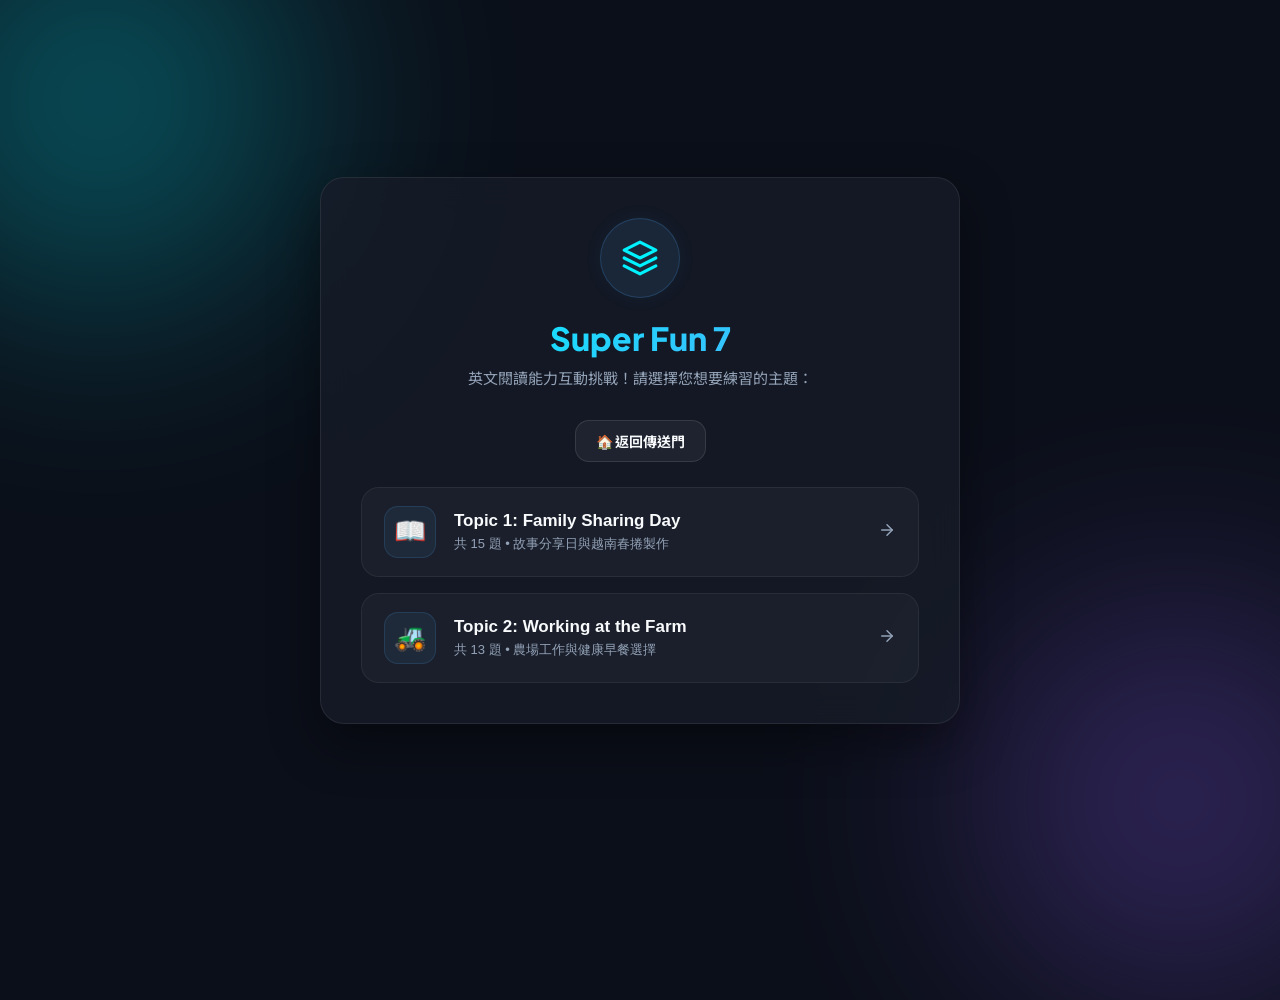
<file: interactive learning/Super Fun 7/comprehension/index.html>
<!DOCTYPE html>
<html lang="zh-Hant">
<head>
    <meta charset="UTF-8">
    <meta name="viewport" content="width=device-width, initial-scale=1.0">
    <title>Super Fun 7 英文互動閱讀測驗</title>
    <!-- Google Fonts -->
    <link rel="preconnect" href="https://fonts.googleapis.com">
    <link rel="preconnect" href="https://fonts.gstatic.com" crossorigin>
    <link href="https://fonts.googleapis.com/css2?family=Plus+Jakarta+Sans:wght@400;500;600;700;800&family=Noto+Sans+TC:wght@400;500;700&display=swap" rel="stylesheet">
    
    <style>
        :root {
            --bg-color: #0b0f19;
            --card-bg: rgba(23, 28, 41, 0.75);
            --card-border: rgba(255, 255, 255, 0.08);
            --primary-grad: linear-gradient(135deg, #00f2fe 0%, #4facfe 100%);
            --primary-glow: rgba(79, 172, 254, 0.4);
            --success-color: #10b981;
            --success-bg: rgba(16, 185, 129, 0.15);
            --success-border: rgba(16, 185, 129, 0.3);
            --error-color: #ef4444;
            --error-bg: rgba(239, 68, 68, 0.15);
            --error-border: rgba(239, 68, 68, 0.3);
            --text-main: #f8fafc;
            --text-muted: #94a3b8;
            --text-zh: #cbd5e1;
            --accent-pink: #f43f5e;
        }

        * {
            box-sizing: border-box;
            margin: 0;
            padding: 0;
        }

        body {
            font-family: 'Plus Jakarta Sans', 'Noto Sans TC', sans-serif;
            background-color: var(--bg-color);
            color: var(--text-main);
            min-height: 100vh;
            display: flex;
            justify-content: center;
            align-items: center;
            overflow-x: hidden;
            position: relative;
        }

        /* Background glows */
        body::before, body::after {
            content: "";
            position: absolute;
            width: 400px;
            height: 400px;
            border-radius: 50%;
            filter: blur(120px);
            z-index: -1;
            opacity: 0.3;
        }
        body::before {
            background: #00f2fe;
            top: -100px;
            left: -100px;
        }
        body::after {
            background: #8b5cf6;
            bottom: -100px;
            right: -100px;
        }

        .container {
            width: 100%;
            max-width: 680px;
            padding: 20px;
            perspective: 1000px;
        }

        /* Glass Card */
        .card {
            background: var(--card-bg);
            backdrop-filter: blur(16px);
            -webkit-backdrop-filter: blur(16px);
            border: 1px solid var(--card-border);
            border-radius: 24px;
            padding: 40px;
            box-shadow: 0 20px 50px rgba(0, 0, 0, 0.4);
            transition: all 0.5s cubic-bezier(0.4, 0, 0.2, 1);
            position: relative;
            overflow: hidden;
        }

        /* Top Progress */
        .progress-container {
            display: flex;
            align-items: center;
            justify-content: space-between;
            margin-bottom: 24px;
        }

        .progress-bar-wrapper {
            flex-grow: 1;
            height: 6px;
            background: rgba(255, 255, 255, 0.05);
            border-radius: 10px;
            margin-right: 16px;
            overflow: hidden;
            position: relative;
        }

        .progress-bar {
            height: 100%;
            width: 0%;
            background: var(--primary-grad);
            border-radius: 10px;
            transition: width 0.4s ease;
            box-shadow: 0 0 10px var(--primary-glow);
        }

        .progress-text {
            font-size: 14px;
            font-weight: 700;
            color: var(--text-muted);
            min-width: 60px;
            text-align: right;
            letter-spacing: 0.5px;
        }

        /* Header info */
        .quiz-header {
            margin-bottom: 24px;
        }

        .quiz-title {
            font-size: 28px;
            font-weight: 800;
            background: var(--primary-grad);
            -webkit-background-clip: text;
            -webkit-text-fill-color: transparent;
            margin-bottom: 8px;
            letter-spacing: -0.5px;
        }

        .quiz-subtitle {
            font-size: 14px;
            color: var(--text-muted);
            font-weight: 500;
        }

        /* Screen state toggles */
        .screen {
            display: none;
        }

        .screen.active {
            display: block;
            animation: slideIn 0.5s cubic-bezier(0.4, 0, 0.2, 1) forwards;
        }

        @keyframes slideIn {
            from {
                opacity: 0;
                transform: translateY(20px);
            }
            to {
                opacity: 1;
                transform: translateY(0);
            }
        }

        /* Intro Screen */
        .intro-illustration {
            width: 80px;
            height: 80px;
            margin: 0 auto 20px;
            background: rgba(79, 172, 254, 0.1);
            border-radius: 50%;
            display: flex;
            align-items: center;
            justify-content: center;
            border: 1px solid rgba(79, 172, 254, 0.2);
            box-shadow: 0 0 20px rgba(79, 172, 254, 0.05);
        }

        .intro-illustration svg {
            width: 38px;
            height: 38px;
            stroke: #00f2fe;
        }

        .intro-title {
            font-size: 32px;
            font-weight: 800;
            text-align: center;
            margin-bottom: 8px;
            background: var(--primary-grad);
            -webkit-background-clip: text;
            -webkit-text-fill-color: transparent;
        }

        .intro-desc {
            font-size: 15px;
            color: var(--text-muted);
            text-align: center;
            line-height: 1.6;
            margin-bottom: 30px;
        }

        /* Topic Selector Styles */
        .topic-selector {
            display: flex;
            flex-direction: column;
            gap: 16px;
        }

        .topic-card {
            background: rgba(255, 255, 255, 0.03);
            border: 1px solid rgba(255, 255, 255, 0.06);
            border-radius: 18px;
            padding: 18px 22px;
            cursor: pointer;
            text-align: left;
            transition: all 0.3s cubic-bezier(0.4, 0, 0.2, 1);
            display: flex;
            align-items: center;
            gap: 18px;
            width: 100%;
            outline: none;
        }

        .topic-card:hover {
            background: rgba(255, 255, 255, 0.07);
            border-color: rgba(0, 242, 254, 0.4);
            transform: translateY(-3px);
            box-shadow: 0 8px 24px rgba(0, 242, 254, 0.15);
        }

        .topic-card-icon {
            font-size: 26px;
            background: rgba(79, 172, 254, 0.08);
            width: 52px;
            height: 52px;
            border-radius: 14px;
            display: flex;
            align-items: center;
            justify-content: center;
            border: 1px solid rgba(79, 172, 254, 0.15);
            transition: transform 0.3s ease;
        }

        .topic-card:hover .topic-card-icon {
            transform: scale(1.1);
        }

        .topic-card-info {
            display: flex;
            flex-direction: column;
            gap: 4px;
            flex-grow: 1;
        }

        .topic-card-title {
            font-size: 17px;
            font-weight: 700;
            color: var(--text-main);
        }

        .topic-card-desc {
            font-size: 13px;
            color: var(--text-muted);
        }

        .topic-card-arrow {
            color: var(--text-muted);
            transition: transform 0.3s ease;
        }

        .topic-card:hover .topic-card-arrow {
            transform: translateX(4px);
            color: #00f2fe;
        }

        /* Question style */
        .question-box {
            margin-bottom: 28px;
        }

        .question-en {
            font-size: 20px;
            font-weight: 700;
            line-height: 1.5;
            margin-bottom: 8px;
        }

        .question-zh {
            font-size: 15px;
            color: var(--text-zh);
            font-weight: 400;
            line-height: 1.5;
            background: rgba(255, 255, 255, 0.02);
            padding: 8px 14px;
            border-left: 3px solid #4facfe;
            border-radius: 4px;
        }

        /* Option list */
        .options-list {
            display: flex;
            flex-direction: column;
            gap: 14px;
            margin-bottom: 30px;
        }

        .option-item {
            background: rgba(255, 255, 255, 0.03);
            border: 1px solid rgba(255, 255, 255, 0.08);
            border-radius: 14px;
            padding: 18px 24px;
            font-size: 16px;
            font-weight: 600;
            cursor: pointer;
            transition: all 0.25s cubic-bezier(0.4, 0, 0.2, 1);
            display: flex;
            align-items: center;
            justify-content: space-between;
            position: relative;
            outline: none;
            width: 100%;
            text-align: left;
        }

        .option-item:hover:not(.disabled) {
            background: rgba(255, 255, 255, 0.07);
            border-color: rgba(79, 172, 254, 0.4);
            transform: translateX(4px);
            box-shadow: 0 4px 12px rgba(0, 0, 0, 0.15);
        }

        .option-prefix {
            color: #4facfe;
            margin-right: 14px;
            font-weight: 800;
        }

        .option-text {
            flex-grow: 1;
            color: var(--text-main);
        }

        /* Option Feedback States */
        .option-item.correct {
            background: var(--success-bg) !important;
            border-color: var(--success-border) !important;
            color: var(--success-color) !important;
        }

        .option-item.correct .option-prefix {
            color: var(--success-color);
        }

        .option-item.wrong {
            background: var(--error-bg) !important;
            border-color: var(--error-border) !important;
            color: var(--error-color) !important;
        }

        .option-item.wrong .option-prefix {
            color: var(--error-color);
        }

        .option-item.disabled {
            cursor: not-allowed;
            opacity: 0.6;
        }

        .option-item.fade-out {
            opacity: 0.35;
        }

        /* Status Icon inside Option */
        .status-icon {
            display: flex;
            align-items: center;
            justify-content: center;
            width: 24px;
            height: 24px;
            border-radius: 50%;
            margin-left: 12px;
            opacity: 0;
            transform: scale(0.5);
            transition: all 0.2s cubic-bezier(0.175, 0.885, 0.32, 1.275);
        }

        .option-item.correct .status-icon,
        .option-item.wrong .status-icon {
            opacity: 1;
            transform: scale(1);
        }

        .option-item.correct .status-icon {
            background: var(--success-color);
            color: #fff;
        }

        .option-item.wrong .status-icon {
            background: var(--error-color);
            color: #fff;
        }

        /* Explanation Box */
        .explanation-box {
            background: rgba(255, 255, 255, 0.02);
            border: 1px dashed rgba(255, 255, 255, 0.1);
            border-radius: 16px;
            padding: 20px;
            margin-bottom: 30px;
            display: none;
            animation: fadeIn 0.4s ease forwards;
        }

        .explanation-title {
            font-size: 14px;
            font-weight: 700;
            color: var(--primary-glow);
            text-transform: uppercase;
            letter-spacing: 1px;
            margin-bottom: 8px;
            display: flex;
            align-items: center;
            gap: 6px;
        }

        .explanation-text {
            font-size: 15px;
            color: var(--text-zh);
            line-height: 1.6;
        }

        @keyframes fadeIn {
            from { opacity: 0; transform: translateY(10px); }
            to { opacity: 1; transform: translateY(0); }
        }

        /* Navigation Bar during Quiz */
        .quiz-nav {
            display: flex;
            justify-content: space-between;
            align-items: center;
            gap: 12px;
            margin-top: 20px;
        }

        .nav-btn {
            flex: 1;
            padding: 12px 16px;
            font-size: 15px;
            font-weight: 700;
            border-radius: 12px;
            height: 48px;
            display: flex;
            align-items: center;
            justify-content: center;
            gap: 6px;
            cursor: pointer;
            transition: all 0.25s ease;
            border: none;
            outline: none;
        }

        .nav-btn-primary {
            background: var(--primary-grad);
            color: #fff;
            box-shadow: 0 4px 12px var(--primary-glow);
        }

        .nav-btn-primary:hover:not(:disabled) {
            transform: translateY(-2px);
            box-shadow: 0 6px 18px rgba(79, 172, 254, 0.5);
        }

        .nav-btn-secondary {
            background: rgba(255, 255, 255, 0.05);
            border: 1px solid rgba(255, 255, 255, 0.1);
            color: var(--text-main);
        }

        .nav-btn-secondary:hover:not(:disabled) {
            background: rgba(255, 255, 255, 0.1);
            transform: translateY(-2px);
        }

        .nav-btn-exit {
            background: rgba(239, 68, 68, 0.05);
            border: 1px solid rgba(239, 68, 68, 0.2);
            color: rgba(255, 255, 255, 0.9);
            flex-grow: 0.8; /* Exit按鍵稍微窄一點 */
        }

        .nav-btn-exit:hover {
            background: rgba(239, 68, 68, 0.15);
            border-color: rgba(239, 68, 68, 0.4);
            color: var(--error-color);
            transform: translateY(-2px);
        }

        .nav-btn:disabled {
            opacity: 0.25;
            cursor: not-allowed;
            transform: none !important;
            box-shadow: none !important;
        }

        /* General Buttons */
        .btn {
            background: var(--primary-grad);
            border: none;
            border-radius: 14px;
            padding: 16px 32px;
            color: #fff;
            font-size: 16px;
            font-weight: 700;
            cursor: pointer;
            transition: all 0.3s ease;
            box-shadow: 0 4px 15px var(--primary-glow);
            display: flex;
            align-items: center;
            justify-content: center;
            gap: 8px;
            width: 100%;
            outline: none;
        }

        .btn:hover {
            transform: translateY(-2px);
            box-shadow: 0 6px 22px rgba(79, 172, 254, 0.6);
        }

        .btn:active {
            transform: translateY(1px);
        }

        .btn-secondary {
            background: rgba(255, 255, 255, 0.05);
            border: 1px solid rgba(255, 255, 255, 0.1);
            color: var(--text-main);
            box-shadow: none;
        }

        .btn-secondary:hover {
            background: rgba(255, 255, 255, 0.1);
            box-shadow: none;
            transform: translateY(-2px);
        }

        .btn-container {
            display: flex;
            gap: 16px;
            flex-direction: column;
        }

        @media (min-width: 480px) {
            .btn-container {
                flex-direction: row;
            }
        }

        /* Result Screen */
        .result-score-circle {
            width: 160px;
            height: 160px;
            border-radius: 50%;
            background: radial-gradient(circle, rgba(23, 28, 41, 0.9) 0%, rgba(11, 15, 25, 0.9) 100%);
            border: 6px solid rgba(79, 172, 254, 0.2);
            box-shadow: 0 0 30px var(--primary-glow);
            margin: 0 auto 30px;
            display: flex;
            flex-direction: column;
            align-items: center;
            justify-content: center;
            position: relative;
        }

        .result-score {
            font-size: 48px;
            font-weight: 800;
            color: #fff;
            line-height: 1;
        }

        .result-total {
            font-size: 16px;
            color: var(--text-muted);
            font-weight: 700;
            margin-top: 4px;
        }

        .result-grade {
            font-size: 22px;
            font-weight: 700;
            text-align: center;
            margin-bottom: 8px;
        }

        .result-feedback {
            font-size: 15px;
            color: var(--text-muted);
            text-align: center;
            margin-bottom: 35px;
            line-height: 1.5;
        }

        /* Review Section in Results */
        .review-section {
            margin-top: 30px;
            border-top: 1px solid rgba(255, 255, 255, 0.08);
            padding-top: 30px;
        }

        .review-header {
            font-size: 18px;
            font-weight: 700;
            color: var(--text-main);
            margin-bottom: 20px;
            display: flex;
            align-items: center;
            justify-content: space-between;
        }

        .review-toggle-btn {
            background: none;
            border: none;
            color: #4facfe;
            font-weight: 700;
            font-size: 14px;
            cursor: pointer;
            display: flex;
            align-items: center;
            gap: 4px;
        }

        .review-toggle-btn:hover {
            text-decoration: underline;
        }

        .review-list {
            display: flex;
            flex-direction: column;
            gap: 16px;
            max-height: 350px;
            overflow-y: auto;
            padding-right: 8px;
            scrollbar-width: thin;
            scrollbar-color: rgba(255, 255, 255, 0.1) transparent;
        }

        .review-list::-webkit-scrollbar {
            width: 6px;
        }

        .review-list::-webkit-scrollbar-thumb {
            background: rgba(255, 255, 255, 0.1);
            border-radius: 10px;
        }

        .review-item {
            background: rgba(255, 255, 255, 0.02);
            border: 1px solid rgba(255, 255, 255, 0.05);
            border-radius: 14px;
            padding: 16px;
        }

        .review-q-num {
            font-size: 12px;
            font-weight: 800;
            color: var(--accent-pink);
            margin-bottom: 6px;
            text-transform: uppercase;
        }

        .review-q-text {
            font-size: 15px;
            font-weight: 700;
            margin-bottom: 8px;
        }

        .review-answers {
            display: flex;
            flex-direction: column;
            gap: 6px;
            font-size: 14px;
            margin-bottom: 12px;
        }

        .review-ans-row {
            display: flex;
            align-items: center;
            gap: 8px;
            padding: 6px 10px;
            border-radius: 6px;
        }

        .review-ans-row.wrong-ans {
            background: rgba(239, 68, 68, 0.08);
            color: var(--error-color);
            font-weight: 600;
        }

        .review-ans-row.correct-ans {
            background: rgba(16, 185, 129, 0.08);
            color: var(--success-color);
            font-weight: 600;
        }

        .review-ans-row.unanswered-ans {
            background: rgba(255, 255, 255, 0.05);
            color: var(--text-muted);
            font-weight: 600;
        }

        .review-exp {
            font-size: 13px;
            color: var(--text-muted);
            border-top: 1px dashed rgba(255, 255, 255, 0.05);
            padding-top: 8px;
            line-height: 1.5;
        }

        /* SVG icons styling */
        .icon {
            display: inline-block;
            width: 20px;
            height: 20px;
            stroke-width: 2;
            stroke: currentColor;
            fill: none;
            stroke-linecap: round;
            stroke-linejoin: round;
        }

        /* Responsive */
        @media (max-width: 640px) {
            .card {
                padding: 24px;
                border-radius: 16px;
            }

            .quiz-title {
                font-size: 22px;
            }

            .question-en {
                font-size: 18px;
            }

            .option-item {
                padding: 14px 18px;
                font-size: 15px;
            }

            .quiz-nav {
                gap: 8px;
            }

            .nav-btn span {
                display: none; /* 手機版隱藏文字，只顯示箭頭/圖示，保持寬度適配 */
            }

            .nav-btn-exit span {
                display: inline; /* Exit依然顯示 */
            }
        }
    </style>
</head>
<body>

<div class="container">
    <div class="card">
        
        <!-- INTRO SCREEN -->
        <div id="intro-screen" class="screen active">
            <div class="intro-illustration">
                <svg class="icon" viewBox="0 0 24 24">
                    <path d="M12 2L2 7l10 5 10-5-10-5zM2 17l10 5 10-5M2 12l10 5 10-5"/>
                </svg>
            </div>
            <h1 class="intro-title">Super Fun 7</h1>
            <p class="intro-desc">英文閱讀能力互動挑戰！請選擇您想要練習的主題：</p>
            
            <div style="display: flex; justify-content: center; margin-bottom: 25px;">
                <a href="../index.html" class="btn btn-secondary" style="width: auto; padding: 10px 20px; font-size: 14px; text-decoration: none; display: inline-flex; align-items: center; gap: 8px;">
                    🏠 返回傳送門
                </a>
            </div>
            
            <!-- Topic Selector Cards -->
            <div class="topic-selector">
                <button class="topic-card" onclick="selectTopic('topic1')">
                    <div class="topic-card-icon">📖</div>
                    <div class="topic-card-info">
                        <div class="topic-card-title">Topic 1: Family Sharing Day</div>
                        <div class="topic-card-desc">共 15 題 • 故事分享日與越南春捲製作</div>
                    </div>
                    <div class="topic-card-arrow">
                        <svg class="icon" style="width:18px; height:18px;" viewBox="0 0 24 24">
                            <line x1="5" y1="12" x2="19" y2="12"></line>
                            <polyline points="12 5 19 12 12 19"></polyline>
                        </svg>
                    </div>
                </button>
                
                <button class="topic-card" onclick="selectTopic('topic2')">
                    <div class="topic-card-icon">🚜</div>
                    <div class="topic-card-info">
                        <div class="topic-card-title">Topic 2: Working at the Farm</div>
                        <div class="topic-card-desc">共 13 題 • 農場工作與健康早餐選擇</div>
                    </div>
                    <div class="topic-card-arrow">
                        <svg class="icon" style="width:18px; height:18px;" viewBox="0 0 24 24">
                            <line x1="5" y1="12" x2="19" y2="12"></line>
                            <polyline points="12 5 19 12 12 19"></polyline>
                        </svg>
                    </div>
                </button>
            </div>
        </div>

        <!-- QUIZ SCREEN -->
        <div id="quiz-screen" class="screen">
            <!-- Progress Bar -->
            <div class="progress-container">
                <div class="progress-bar-wrapper">
                    <div id="progress-bar" class="progress-bar"></div>
                </div>
                <div id="progress-text" class="progress-text">Q 1 / 15</div>
            </div>

            <!-- Quiz Header Info -->
            <div class="quiz-header">
                <div id="quiz-subtitle" class="quiz-subtitle">Topic 1 - Story Time</div>
            </div>

            <!-- Question Box -->
            <div class="question-box">
                <div id="question-en" class="question-en">Question text in English?</div>
                <div id="question-zh" class="question-zh">題目中文翻譯</div>
            </div>

            <!-- Options Box -->
            <div id="options-list" class="options-list">
                <!-- Option buttons will be dynamically rendered here -->
            </div>

            <!-- Explanation Box (Initially hidden) -->
            <div id="explanation-box" class="explanation-box">
                <div class="explanation-title">
                    <svg class="icon" style="width:16px; height:16px;" viewBox="0 0 24 24">
                        <circle cx="12" cy="12" r="10"></circle>
                        <line x1="12" y1="16" x2="12" y2="12"></line>
                        <line x1="12" y1="8" x2="12.01" y2="8"></line>
                    </svg>
                    <span>答案解析 Explanation</span>
                </div>
                <div id="explanation-text" class="explanation-text">解析內容說明</div>
            </div>

            <!-- Quiz Navigation Bar -->
            <div class="quiz-nav">
                <button id="prev-btn" class="nav-btn nav-btn-secondary">
                    <svg class="icon" style="width:16px; height:16px;" viewBox="0 0 24 24">
                        <polyline points="15 18 9 12 15 6"></polyline>
                    </svg>
                    <span>前一題</span>
                </button>
                
                <button id="exit-btn" class="nav-btn nav-btn-secondary nav-btn-exit">
                    <svg class="icon" style="width:16px; height:16px;" viewBox="0 0 24 24">
                        <path d="M9 21H5a2 2 0 0 1-2-2V5a2 2 0 0 1 2-2h4"></path>
                        <polyline points="16 17 21 12 16 7"></polyline>
                        <line x1="21" y1="12" x2="9" y2="12"></line>
                    </svg>
                    <span>Exit</span>
                </button>
                
                <button id="next-btn" class="nav-btn nav-btn-primary">
                    <span id="next-btn-text">後一題</span>
                    <svg class="icon" style="width:16px; height:16px;" viewBox="0 0 24 24">
                        <polyline points="9 18 15 12 9 6"></polyline>
                    </svg>
                </button>
            </div>
        </div>

        <!-- RESULT SCREEN -->
        <div id="result-screen" class="screen">
            <div class="result-score-circle">
                <div id="result-score" class="result-score">0</div>
                <div id="result-total-label" class="result-total">/ 15 題答對</div>
            </div>
            
            <h2 id="result-grade" class="result-grade">Excellent!</h2>
            <p id="result-feedback" class="result-feedback">這是很棒的成績！你已經完全掌握了主題的對話細節。</p>

            <div class="btn-container">
                <button id="restart-btn" class="btn">
                    <svg class="icon" viewBox="0 0 24 24">
                        <path d="M21.5 2v6h-6M21.34 15.57a10 10 0 1 1-.57-8.38l5.67-5.67"></path>
                    </svg>
                    <span>重新挑戰</span>
                </button>
                <button id="home-btn" class="btn btn-secondary">
                    <svg class="icon" viewBox="0 0 24 24">
                        <path d="M3 9l9-7 9 7v11a2 2 0 0 1-2 2H5a2 2 0 0 1-2-2z"></path>
                        <polyline points="9 22 9 12 15 12 15 22"></polyline>
                    </svg>
                    <span>主題大廳</span>
                </button>
            </div>

            <!-- Review / Incorrect Answers Review Section -->
            <div id="review-section" class="review-section" style="display: none;">
                <div class="review-header">
                    <span>答錯與未答題目回顧 Review</span>
                    <button id="review-toggle-btn" class="review-toggle-btn">
                        <span>展開全部</span>
                        <svg class="icon" style="width:14px; height:14px;" viewBox="0 0 24 24">
                            <polyline points="6 9 12 15 18 9"></polyline>
                        </svg>
                    </button>
                </div>
                <div id="review-list" class="review-list">
                    <!-- Wrong answers list will be rendered here -->
                </div>
            </div>
        </div>

    </div>
</div>

<script>
    // Quiz Database containing both topics
    const quizDatabase = {
        topic1: {
            title: "Topic 1 - Story Time: Family Sharing Day",
            questions: [
                {
                    id: 1,
                    questionEn: "When is the Family Sharing Day?",
                    questionZh: "家庭分享日是在什麼時候？",
                    options: ["Next Monday", "Next Friday", "This Friday", "Next weekend"],
                    answer: 1,
                    explanation: "故事開頭提到 \"Next Friday is our Family Sharing Day.\"（下週五是我們的家庭分享日）。"
                },
                {
                    id: 2,
                    questionEn: "Where is Wendy’s mom from?",
                    questionZh: "Wendy 的媽媽來自哪裡？",
                    options: ["Taiwan", "The UK", "Vietnam", "Japan"],
                    answer: 2,
                    explanation: "Wendy的媽媽自我介紹說 \"Hi, I’m Wendy’s mom. I’m from Vietnam.\"（我來自越南）。"
                },
                {
                    id: 3,
                    questionEn: "What is the weather like in Vietnam according to Wendy’s mom?",
                    questionZh: "根據 Wendy 的媽媽，越南的天氣如何？",
                    options: ["Cold and rainy", "Sunny and hot", "Cloudy and windy", "Snowy and cold"],
                    answer: 1,
                    explanation: "對話中提到越南的天氣 \"The weather is sunny and hot...\"（那裡的天氣晴朗炎熱）。"
                },
                {
                    id: 4,
                    questionEn: "Which place has weather just like Vietnam's?",
                    questionZh: "哪一個地方的天氣和越南一樣？",
                    options: ["The UK", "Japan", "Taiwan", "The USA"],
                    answer: 2,
                    explanation: "對話中提到越南的天氣晴朗炎熱，\"just like Taiwan\"（就像台灣一樣）。"
                },
                {
                    id: 5,
                    questionEn: "Where is Ken from?",
                    questionZh: "Ken 來自哪裡？",
                    options: ["The UK", "Vietnam", "Japan", "The USA"],
                    answer: 2,
                    explanation: "Ken 自我介紹說 \"My name is Ken. I’m from Japan.\"（我的名字叫做Ken。我來自日本）。"
                },
                {
                    id: 6,
                    questionEn: "Is Emma from the UK, too?",
                    questionZh: "Emma 也來自英國嗎？",
                    options: ["Yes, she is from the UK.", "No, she is from Japan.", "No, she is from the USA.", "Yes, she is Wendy's sister."],
                    answer: 2,
                    explanation: "當被問到 Emma 是否也來自英國，回答是 \"No, she isn’t. Emma is from the USA.\"（不，她不是。Emma來自美國）。"
                },
                {
                    id: 7,
                    questionEn: "What food are they going to make today?",
                    questionZh: "他們今天要做什麼食物？",
                    options: ["Sandwiches", "Spring rolls", "Mooncakes", "Cake"],
                    answer: 1,
                    explanation: "Wendy的媽媽說 \"Today, we're going to make spring rolls.\"（今天我們要做春捲）。"
                },
                {
                    id: 8,
                    questionEn: "What is the first step in making spring rolls?",
                    questionZh: "製作春捲的第一個步驟是什麼？",
                    options: ["Wrap anything you like in the roll.", "Eat the rice paper.", "Watch TV.", "Spray some water on the rice paper."],
                    answer: 3,
                    explanation: "製作春捲的步驟中提到 \"First, spray some water on the rice paper.\"（首先，灑點水在米紙上）。"
                },
                {
                    id: 9,
                    questionEn: "Where should you spray water when making spring rolls?",
                    questionZh: "做春捲時應該把水灑在哪裡？",
                    options: ["On the rice paper", "On the plate", "On the table", "On the vegetables"],
                    answer: 0,
                    explanation: "如上題，水是灑在 rice paper（米紙）上。"
                },
                {
                    id: 10,
                    questionEn: "What can people wrap in the spring roll?",
                    questionZh: "人們可以在春捲裡包什麼？",
                    options: ["Only vegetables", "Anything they like", "Only meat", "Nothing"],
                    answer: 1,
                    explanation: "對話中提到 \"Then, wrap anything you like in the roll.\"（然後，把你喜歡的任何東西都包進去）。"
                },
                {
                    id: 11,
                    questionEn: "Does Ken like to cook?",
                    questionZh: "Ken 喜歡煮東西嗎？",
                    options: ["No, he doesn't.", "Yes, he does.", "He only likes to eat.", "The story doesn't say."],
                    answer: 1,
                    explanation: "當被問到 \"Do you like to cook?\" 時，Ken 回答 \"Yes, I do.\"（是的，我喜歡）。"
                },
                {
                    id: 12,
                    questionEn: "What does Ken like to do in his free time besides cooking?",
                    questionZh: "除了煮菜，Ken 在空閒時間還喜歡做什麼？",
                    options: ["Go camping", "Go shopping", "Watch TV", "Dance"],
                    answer: 2,
                    explanation: "Ken 說 \"I also like to watch TV in my free time.\"（我有空時還喜歡看電視）。"
                },
                {
                    id: 13,
                    questionEn: "What does Wendy like to do in her free time?",
                    questionZh: "Wendy 在空閒時間喜歡做什麼？",
                    options: ["Watch TV at home", "Go camping with her family", "Go shopping with Wendy's mom", "Make spring rolls with Emma"],
                    answer: 1,
                    explanation: "Wendy 被問到空閒時間做什麼，她回答 \"I like to go camping with my family.\"（我喜歡和家人去露營）。"
                },
                {
                    id: 14,
                    questionEn: "What does Wendy’s mom like to do?",
                    questionZh: "Wendy 的媽媽喜歡做什麼？",
                    options: ["Cook and watch TV", "Go camping and hiking", "Dance and go shopping", "Teach English"],
                    answer: 2,
                    explanation: "當問到 Wendy 媽媽的喜好，Wendy 回答 \"She likes to dance and go shopping.\"（她喜歡跳舞和逛街購物）。"
                },
                {
                    id: 15,
                    questionEn: "What do they say when showing their spring rolls for a photo?",
                    questionZh: "他們在展示春捲拍照時會說什麼？",
                    options: ["\"Good job, Ken!\"", "\"Say cheese!\"", "\"Vietnam is right here.\"", "\"Sure! Anytime.\""],
                    answer: 1,
                    explanation: "對話中提到 \"Say cheese and show me your spring rolls.\"（說「起司」然後把春捲拿起來給我看），這是拍照時的常用語。"
                }
            ]
        },
        topic2: {
            title: "Topic 2 - Story Time: Working at the Farm",
            questions: [
                {
                    id: 1,
                    questionEn: "Why is Mike feeling hungry?",
                    questionZh: "為什麼 Mike 覺得餓？",
                    options: ["He didn't like his food.", "He had no time for breakfast.", "He worked too hard.", "He was late for lunch."],
                    answer: 1,
                    explanation: "對話中 Mike 提到 \"Sorry, I'm just hungry. I have no time for breakfast.\"（抱歉，我只是肚子餓了。我沒時間吃早餐）。"
                },
                {
                    id: 2,
                    questionEn: "Where is everyone working?",
                    questionZh: "大家都在哪裡工作？",
                    options: ["At the school", "At the farm", "At the supermarket", "At home"],
                    answer: 1,
                    explanation: "對話開頭提到 \"Everyone is already working at the farm.\"（大家都已經在農場工作了）。"
                },
                {
                    id: 3,
                    questionEn: "What did Mike want to have for breakfast at first?",
                    questionZh: "Mike 起初早餐想吃什麼？",
                    options: ["Bread and eggs", "Fruits and milk", "Cake and juice", "Strawberries and watermelon"],
                    answer: 2,
                    explanation: "當問到早餐想吃什麼時，Mike 回答 \"I would like some cake and juice.\"（我想吃蛋糕和果汁）。"
                },
                {
                    id: 4,
                    questionEn: "Why is cake and juice not a good choice for breakfast?",
                    questionZh: "為什麼蛋糕和果汁不是早餐的好選擇？",
                    options: ["They are too expensive.", "There is too much sugar.", "They don't taste good.", "They are not fresh."],
                    answer: 1,
                    explanation: "另一人對 Mike 說 \"There’s too much sugar in your breakfast.\"（你的早餐有太多糖了）。"
                },
                {
                    id: 5,
                    questionEn: "Which of the following is recommended as a healthy breakfast?",
                    questionZh: "以下哪一項是被推薦的健康早餐？",
                    options: ["Cake and juice", "Ice cream and soda", "Bread, eggs, and fruits", "Sandwiches and hamburgers"],
                    answer: 2,
                    explanation: "對話中建議 \"Would you like some bread, eggs, and fruits for breakfast? It looks healthy.\"（你想吃麵包、雞蛋和水果當早餐嗎？這看起來很健康）。"
                },
                {
                    id: 6,
                    questionEn: "How much are the strawberries?",
                    questionZh: "草莓多少錢？",
                    options: ["80 dollars", "120 dollars", "200 dollars", "50 dollars"],
                    answer: 1,
                    explanation: "當問到草莓價格時，Alan 回答 \"They're 120 dollars.\"（它們是120元）。"
                },
                {
                    id: 7,
                    questionEn: "What food does Mom want to make with eggs?",
                    questionZh: "媽媽想用雞蛋做什麼食物？",
                    options: ["Sandwiches", "Cake", "Juice", "Soup"],
                    answer: 0,
                    explanation: "媽媽提到 \"I need some eggs for making sandwiches.\"（我做三明治需要一些蛋）。"
                },
                {
                    id: 8,
                    questionEn: "How many eggs does Mom need?",
                    questionZh: "媽媽需要幾顆雞蛋？",
                    options: ["12 eggs", "20 eggs", "15 eggs", "8 eggs"],
                    answer: 1,
                    explanation: "媽媽回答說 \"I need 20 eggs.\"（我需要20顆蛋）。"
                },
                {
                    id: 9,
                    questionEn: "How much do the 20 eggs cost?",
                    questionZh: "20顆雞蛋要多少錢？",
                    options: ["120 dollars", "80 dollars", "200 dollars", "50 dollars"],
                    answer: 2,
                    explanation: "詢問蛋的價格後，Alan 說 \"They're 200 dollars.\"（它們是200元）。"
                },
                {
                    id: 10,
                    questionEn: "How much is the watermelon?",
                    questionZh: "西瓜多少錢？",
                    options: ["50 dollars", "80 dollars", "120 dollars", "200 dollars"],
                    answer: 1,
                    explanation: "Alan 回答西瓜的價格 \"It's 80 dollars.\"（它是80元）。"
                },
                {
                    id: 11,
                    questionEn: "Why is the watermelon 80 dollars?",
                    questionZh: "為什麼西瓜是 80 元？",
                    options: ["It is very small.", "It is not fresh.", "It is on sale.", "It is imported from another country."],
                    answer: 2,
                    explanation: "Alan 指出 \"It's 80 dollars. It's on sale.\"（它是80元。它正在特價）。"
                },
                {
                    id: 12,
                    questionEn: "Which foods are healthy and can be eaten more according to the conversation?",
                    questionZh: "根據對話，哪些食物很健康，可以多吃？",
                    options: ["Red zone foods", "High-sugar foods", "Green zone foods", "Cake and sweets"],
                    answer: 2,
                    explanation: "對話中提到 \"Green zone foods are healthy. We can eat more.\"（綠燈區的食物很健康。我們可以多吃）。"
                },
                {
                    id: 13,
                    questionEn: "How much is the juice that someone wants to buy?",
                    questionZh: "有人想要買的果汁多少錢？",
                    options: ["50 dollars", "80 dollars", "120 dollars", "200 dollars"],
                    answer: 0,
                    explanation: "對話末尾問 \"I would like some juice. How much is it?\"，回答是 \"It’s 50 dollars.\"（它是50元）。"
                }
            ]
        }
    };

    // State Variables
    let activeQuizKey = 'topic1';
    let currentQuestionIndex = 0;
    let score = 0;
    let selectedAnswer = null;
    let isAnswered = false;
    let userAnswers = []; // Array to track answers for each question: null or answerObject

    // DOM Elements
    const introScreen = document.getElementById('intro-screen');
    const quizScreen = document.getElementById('quiz-screen');
    const resultScreen = document.getElementById('result-screen');
    
    const prevBtn = document.getElementById('prev-btn');
    const exitBtn = document.getElementById('exit-btn');
    const nextBtn = document.getElementById('next-btn');
    const nextBtnText = document.getElementById('next-btn-text');
    const restartBtn = document.getElementById('restart-btn');
    const homeBtn = document.getElementById('home-btn');
    
    const progressBar = document.getElementById('progress-bar');
    const progressText = document.getElementById('progress-text');
    const quizSubtitle = document.getElementById('quiz-subtitle');
    const questionEn = document.getElementById('question-en');
    const questionZh = document.getElementById('question-zh');
    const optionsList = document.getElementById('options-list');
    
    const explanationBox = document.getElementById('explanation-box');
    const explanationText = document.getElementById('explanation-text');
    
    const resultScore = document.getElementById('result-score');
    const resultTotalLabel = document.getElementById('result-total-label');
    const resultGrade = document.getElementById('result-grade');
    const resultFeedback = document.getElementById('result-feedback');
    const reviewSection = document.getElementById('review-section');
    const reviewList = document.getElementById('review-list');
    const reviewToggleBtn = document.getElementById('review-toggle-btn');

    // Event Listeners
    prevBtn.addEventListener('click', handlePrev);
    exitBtn.addEventListener('click', handleExit);
    nextBtn.addEventListener('click', handleNext);
    restartBtn.addEventListener('click', restartQuiz);
    homeBtn.addEventListener('click', goHome);
    
    let reviewCollapsed = true;
    reviewToggleBtn.addEventListener('click', () => {
        reviewCollapsed = !reviewCollapsed;
        if (reviewCollapsed) {
            reviewList.style.display = 'none';
            reviewToggleBtn.querySelector('span').innerText = '展開全部';
            reviewToggleBtn.querySelector('svg').style.transform = 'rotate(0deg)';
        } else {
            reviewList.style.display = 'flex';
            reviewToggleBtn.querySelector('span').innerText = '收合內容';
            reviewToggleBtn.querySelector('svg').style.transform = 'rotate(180deg)';
        }
    });

    // Functions
    function showScreen(screen) {
        document.querySelectorAll('.screen').forEach(s => s.classList.remove('active'));
        screen.classList.add('active');
    }

    function selectTopic(topicKey) {
        activeQuizKey = topicKey;
        startQuiz();
    }

    function goHome() {
        showScreen(introScreen);
    }

    function startQuiz() {
        currentQuestionIndex = 0;
        score = 0;
        const quizData = quizDatabase[activeQuizKey];
        // Initialize userAnswers array with nulls matching total questions
        userAnswers = Array(quizData.questions.length).fill(null);
        showScreen(quizScreen);
        loadQuestion();
    }

    function loadQuestion() {
        const quizData = quizDatabase[activeQuizKey];
        const currentQuestion = quizData.questions[currentQuestionIndex];
        const prevAnswer = userAnswers[currentQuestionIndex];
        
        // Update Title/Subtitle
        quizSubtitle.innerText = quizData.title;
        
        // Update Progress Bar
        const progressPercentage = ((currentQuestionIndex + 1) / quizData.questions.length) * 100;
        progressBar.style.width = `${progressPercentage}%`;
        progressText.innerText = `Q ${currentQuestionIndex + 1} / ${quizData.questions.length}`;
        
        // Load Question texts
        questionEn.innerText = currentQuestion.questionEn;
        questionZh.innerText = currentQuestion.questionZh;
        
        // Render Options
        optionsList.innerHTML = '';
        currentQuestion.options.forEach((option, index) => {
            const button = document.createElement('button');
            button.className = 'option-item';
            button.setAttribute('tabindex', '0');
            
            const prefix = String.fromCharCode(65 + index); // A, B, C, D
            
            button.innerHTML = `
                <span class="option-prefix">${prefix}</span>
                <span class="option-text">${option}</span>
                <div class="status-icon"></div>
            `;
            
            button.addEventListener('click', () => selectOption(index));
            optionsList.appendChild(button);
        });

        // Set Nav buttons states
        // Prev button state
        prevBtn.disabled = (currentQuestionIndex === 0);
        
        // Next button text
        if (currentQuestionIndex === quizData.questions.length - 1) {
            nextBtnText.innerText = "查看結果";
        } else {
            nextBtnText.innerText = "後一題";
        }

        // Restore state if already answered
        if (prevAnswer !== null) {
            isAnswered = true;
            selectedAnswer = prevAnswer.chosenAnswer;
            
            const optionButtons = optionsList.querySelectorAll('.option-item');
            optionButtons.forEach((btn, i) => {
                btn.classList.add('disabled');
                const statusIcon = btn.querySelector('.status-icon');
                
                if (i === currentQuestion.answer) {
                    btn.classList.add('correct');
                    statusIcon.innerHTML = `
                        <svg class="icon" style="width:14px; height:14px;" viewBox="0 0 24 24">
                            <polyline points="20 6 9 17 4 12"></polyline>
                        </svg>
                    `;
                } else if (i === prevAnswer.chosenAnswer) {
                    btn.classList.add('wrong');
                    statusIcon.innerHTML = `
                        <svg class="icon" style="width:14px; height:14px;" viewBox="0 0 24 24">
                            <line x1="18" y1="6" x2="6" y2="18"></line>
                            <line x1="6" y1="6" x2="18" y2="18"></line>
                        </svg>
                    `;
                } else {
                    btn.classList.add('fade-out');
                }
            });
            
            // Show Explanation
            explanationText.innerText = currentQuestion.explanation;
            explanationBox.style.display = 'block';
        } else {
            isAnswered = false;
            selectedAnswer = null;
            explanationBox.style.display = 'none';
        }
    }

    function selectOption(index) {
        if (isAnswered) return;
        isAnswered = true;
        selectedAnswer = index;
        
        const quizData = quizDatabase[activeQuizKey];
        const currentQuestion = quizData.questions[currentQuestionIndex];
        const isCorrect = (index === currentQuestion.answer);
        
        // Record User Answer for current question index
        userAnswers[currentQuestionIndex] = {
            questionId: currentQuestion.id,
            questionEn: currentQuestion.questionEn,
            options: currentQuestion.options,
            correctAnswer: currentQuestion.answer,
            chosenAnswer: index,
            isCorrect: isCorrect,
            explanation: currentQuestion.explanation
        };
        
        // Update UI option buttons styling
        const optionButtons = optionsList.querySelectorAll('.option-item');
        optionButtons.forEach((btn, i) => {
            btn.classList.add('disabled');
            
            const statusIcon = btn.querySelector('.status-icon');
            
            if (i === currentQuestion.answer) {
                btn.classList.add('correct');
                statusIcon.innerHTML = `
                    <svg class="icon" style="width:14px; height:14px;" viewBox="0 0 24 24">
                        <polyline points="20 6 9 17 4 12"></polyline>
                    </svg>
                `;
            } else if (i === index) {
                btn.classList.add('wrong');
                statusIcon.innerHTML = `
                    <svg class="icon" style="width:14px; height:14px;" viewBox="0 0 24 24">
                        <line x1="18" y1="6" x2="6" y2="18"></line>
                        <line x1="6" y1="6" x2="18" y2="18"></line>
                    </svg>
                `;
            } else {
                btn.classList.add('fade-out');
            }
        });
        
        // Show Explanation
        explanationText.innerText = currentQuestion.explanation;
        explanationBox.style.display = 'block';
        
        // Smooth scroll to explanation/nav bar in mobile
        setTimeout(() => {
            explanationBox.scrollIntoView({ behavior: 'smooth', block: 'nearest' });
        }, 100);
    }

    function handlePrev() {
        if (currentQuestionIndex > 0) {
            currentQuestionIndex--;
            loadQuestion();
        }
    }

    function handleNext() {
        const quizData = quizDatabase[activeQuizKey];
        if (currentQuestionIndex < quizData.questions.length - 1) {
            currentQuestionIndex++;
            loadQuestion();
        } else {
            showResults();
        }
    }

    function handleExit() {
        if (confirm("確定要退出測驗並返回主選單嗎？目前的答題進度將會遺失。")) {
            goHome();
        }
    }

    function showResults() {
        showScreen(resultScreen);
        
        const quizData = quizDatabase[activeQuizKey];
        const totalQs = quizData.questions.length;
        
        // Compute score by filtering correct answers
        // (Note: unanswered questions in userAnswers will be null, we must fill them out or handle them)
        let correctCount = 0;
        
        // Fill uncompleted answers and calculate score
        for (let i = 0; i < totalQs; i++) {
            if (userAnswers[i] === null) {
                const q = quizData.questions[i];
                userAnswers[i] = {
                    questionId: q.id,
                    questionEn: q.questionEn,
                    options: q.options,
                    correctAnswer: q.answer,
                    chosenAnswer: null, // Did not answer
                    isCorrect: false,
                    explanation: q.explanation
                };
            } else if (userAnswers[i].isCorrect) {
                correctCount++;
            }
        }
        
        score = correctCount;
        resultScore.innerText = score;
        resultTotalLabel.innerText = `/ ${totalQs} 題答對`;
        
        // Set Grade and Feedback based on score
        const scorePercentage = (score / totalQs) * 100;
        
        if (scorePercentage === 100) {
            resultGrade.innerText = "Perfect! 完美滿分! 💯";
            resultGrade.style.color = "var(--success-color)";
            resultFeedback.innerText = "太厲害了！你對本單元的對話細節與句型掌握無懈可擊！";
        } else if (scorePercentage >= 80) {
            resultGrade.innerText = "Excellent! 表現優秀! 🌟";
            resultGrade.style.color = "#60a5fa";
            resultFeedback.innerText = "非常棒！你對本課的掌握度很高，大部分的細節都答對了。";
        } else if (scorePercentage >= 60) {
            resultGrade.innerText = "Good Job! 順利及格! 👍";
            resultGrade.style.color = "#fbbf24";
            resultFeedback.innerText = "做得很不錯！你已經掌握了基本的對話，可以參考下方的答錯與未答整理來複習。";
        } else {
            resultGrade.innerText = "Keep It Up! 再接再厲! 💪";
            resultGrade.style.color = "var(--accent-pink)";
            resultFeedback.innerText = "加油！建議重新閱讀故事對話，並用下方的回顧功能來加強學習喔！";
        }
        
        // Render Review Section (Show wrong/unanswered answers)
        const wrongAnswers = userAnswers.filter(a => !a.isCorrect);
        
        if (wrongAnswers.length > 0) {
            reviewSection.style.display = 'block';
            reviewList.innerHTML = '';
            
            // Set collapsed state initially
            reviewCollapsed = true;
            reviewList.style.display = 'none';
            reviewToggleBtn.querySelector('span').innerText = '展開全部';
            reviewToggleBtn.querySelector('svg').style.transform = 'rotate(0deg)';
            
            wrongAnswers.forEach(ans => {
                const item = document.createElement('div');
                item.className = 'review-item';
                
                const qPrefix = String.fromCharCode(65 + ans.correctAnswer);
                
                let answerSnippet = '';
                
                if (ans.chosenAnswer === null) {
                    // Unanswered
                    answerSnippet = `
                        <div class="review-ans-row unanswered-ans">
                            <svg class="icon" style="width:14px; height:14px;" viewBox="0 0 24 24">
                                <circle cx="12" cy="12" r="10"></circle>
                                <line x1="12" y1="8" x2="12" y2="12"></line>
                                <line x1="12" y1="16" x2="12.01" y2="16"></line>
                            </svg>
                            <span>你的回答 Your Answer: 未作答 (Unanswered)</span>
                        </div>
                    `;
                } else {
                    const chosenPrefix = String.fromCharCode(65 + ans.chosenAnswer);
                    answerSnippet = `
                        <div class="review-ans-row wrong-ans">
                            <svg class="icon" style="width:14px; height:14px;" viewBox="0 0 24 24">
                                <line x1="18" y1="6" x2="6" y2="18"></line>
                                <line x1="6" y1="6" x2="18" y2="18"></line>
                            </svg>
                            <span>你的回答 Your Answer: ${chosenPrefix}) ${ans.options[ans.chosenAnswer]}</span>
                        </div>
                    `;
                }
                
                item.innerHTML = `
                    <div class="review-q-num">Question ${ans.questionId}</div>
                    <div class="review-q-text">${ans.questionEn}</div>
                    <div class="review-answers">
                        ${answerSnippet}
                        <div class="review-ans-row correct-ans">
                            <svg class="icon" style="width:14px; height:14px;" viewBox="0 0 24 24">
                                <polyline points="20 6 9 17 4 12"></polyline>
                            </svg>
                            <span>正確答案 Correct Answer: ${qPrefix}) ${ans.options[ans.correctAnswer]}</span>
                        </div>
                    </div>
                    <div class="review-exp">
                        <strong>解析:</strong> ${ans.explanation}
                    </div>
                `;
                reviewList.appendChild(item);
            });
        } else {
            reviewSection.style.display = 'none';
        }
    }

    function restartQuiz() {
        startQuiz();
    }
</script>
</body>
</html>
</file>
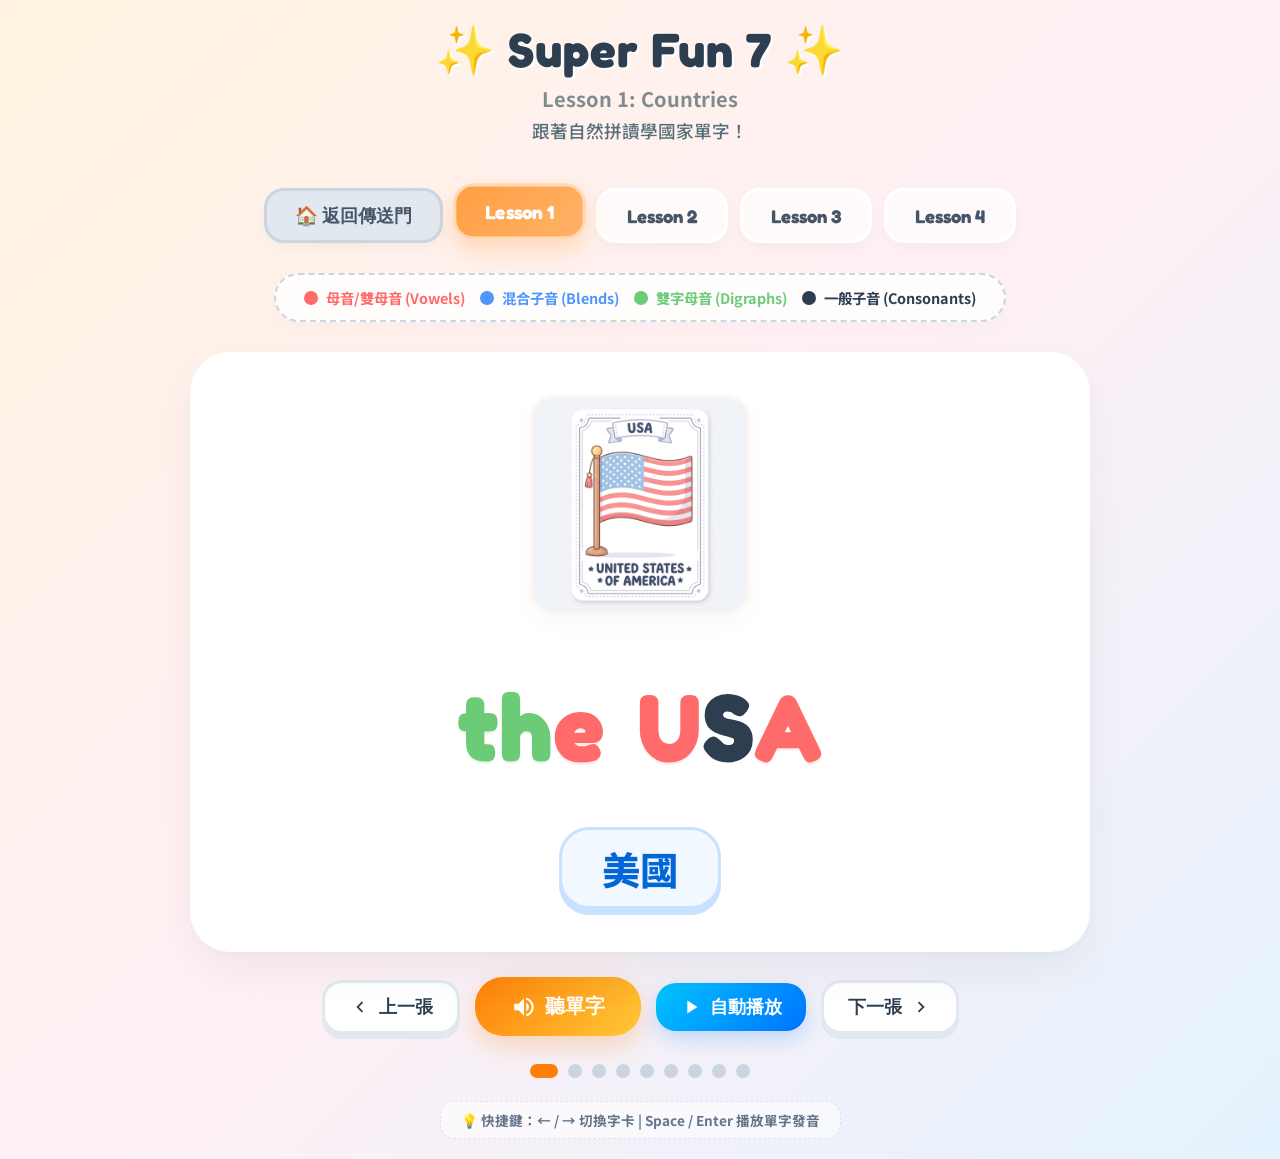
<file: interactive learning/Super Fun 7/flashcards/index.html>
<!DOCTYPE html>
<html lang="zh-Hant">
<head>
  <meta charset="UTF-8">
  <meta name="viewport" content="width=device-width, initial-scale=1.0">
  <title>Super Fun 7 - Phonics Flashcards 兒童自然拼讀字卡</title>
  <meta name="description" content="兒童英語自然拼讀單字字卡簡報，包含國家、休閒活動、食物與數字及三餐食物四大課程，搭配可愛卡通圖案、字母拼讀發音顏色標記與真人發音功能。">
  <link rel="stylesheet" href="styles.css">
</head>
<body>
  <div class="app-container">
    <header class="app-header">
      <h1 class="app-title">✨ Super Fun 7 ✨</h1>
      <h2 class="app-subtitle" id="lesson-title">Lesson 1: Countries</h2>
      <p class="app-subtitle" id="lesson-subtitle" style="font-size: 1.1rem; margin-top: -15px; color: #546E7A; font-weight: 500;">跟著自然拼讀學國家單字！</p>
    </header>

    <!-- Lesson Select Buttons -->
    <nav class="lesson-navigation">
      <a href="../index.html" class="tab-btn" style="text-decoration: none; background: #e2e8f0; color: #475569; border-color: #cbd5e1; display: inline-flex; align-items: center; gap: 5px;">🏠 返回傳送門</a>
      <button class="tab-btn active" id="tab-lesson-1">Lesson 1</button>
      <button class="tab-btn" id="tab-lesson-2">Lesson 2</button>
      <button class="tab-btn" id="tab-lesson-3">Lesson 3</button>
      <button class="tab-btn" id="tab-lesson-4">Lesson 4</button>
    </nav>

    <!-- Phonics Color Coding Legend -->
    <section class="phonics-legend" aria-label="發音分色圖例">
      <div class="legend-item vowel">
        <span class="color-dot"></span>
        <span class="legend-text">母音/雙母音 (Vowels)</span>
      </div>
      <div class="legend-item blend">
        <span class="color-dot"></span>
        <span class="legend-text">混合子音 (Blends)</span>
      </div>
      <div class="legend-item digraph">
        <span class="color-dot"></span>
        <span class="legend-text">雙字母音 (Digraphs)</span>
      </div>
      <div class="legend-item consonant">
        <span class="color-dot"></span>
        <span class="legend-text">一般子音 (Consonants)</span>
      </div>
    </section>

    <!-- Main Flashcard Component -->
    <main class="flashcard-wrapper">
      <div class="flashcard" id="flashcard" title="點擊卡片唸單字">
        <!-- Top Section: Centered Image/SVG Container -->
        <div class="card-top">
          <div class="card-image-container" id="card-image-container">
            <!-- Dynamic Image or inline SVG will be inserted here -->
          </div>
        </div>
        
        <!-- Middle Section: Segmented Phonics Word -->
        <div class="card-middle">
          <div class="word-container" id="word-container">
            <!-- Dynamic letters will be inserted here -->
          </div>
        </div>
        
        <!-- Bottom Section: Chinese Translation Bubble -->
        <div class="card-bottom">
          <span class="translation-bubble" id="translation-text"></span>
        </div>
      </div>
    </main>

    <!-- Control Actions & Indicators -->
    <footer class="app-controls">
      <div class="control-buttons">
        <button id="btn-prev" class="btn btn-secondary" title="上一張 (鍵盤 ←)">
          <svg class="icon" viewBox="0 0 24 24"><path d="M15.41 7.41L14 6l-6 6 6 6 1.41-1.41L10.83 12z"/></svg>
          <span class="btn-label-text">上一張</span>
        </button>
        <button id="btn-speak" class="btn btn-primary" title="發音 (鍵盤 Enter 或 Space)">
          <svg class="icon icon-large" viewBox="0 0 24 24"><path d="M3 9v6h4l5 5V4L7 9H3zm13.5 3c0-1.77-1.02-3.29-2.5-4.03v8.05c1.48-.73 2.5-2.25 2.5-4.02zM14 3.23v2.06c2.89.86 5 3.54 5 6.71s-2.11 5.85-5 6.71v2.06c4.01-.91 7-4.49 7-8.77s-2.99-7.86-7-8.77z"/></svg>
          <span class="btn-label-text">聽單字</span>
        </button>
        <button id="btn-autoplay" class="btn btn-accent" title="自動撥放字卡（4秒間隔）">
          <svg class="icon" viewBox="0 0 24 24" id="autoplay-icon"><path d="M8 5v14l11-7z"/></svg>
          <span id="autoplay-text" class="btn-label-text">自動播放</span>
        </button>
        <button id="btn-next" class="btn btn-secondary" title="下一張 (鍵盤 →)">
          <span class="btn-label-text">下一張</span>
          <svg class="icon" viewBox="0 0 24 24"><path d="M10 6L8.59 7.41 13.17 12l-4.58 4.59L10 18l6-6z"/></svg>
        </button>
      </div>

      <!-- Slide Indicators Dots -->
      <div class="dots-indicators" id="dots-indicators">
        <!-- Dynamically created dot indicators -->
      </div>

      <!-- Shortcut Keys Helper Tips -->
      <div class="keyboard-tips">
        💡 快捷鍵：← / → 切換字卡 | Space / Enter 播放單字發音
      </div>
    </footer>
  </div>

  <script src="app.js"></script>
</body>
</html>
</file>
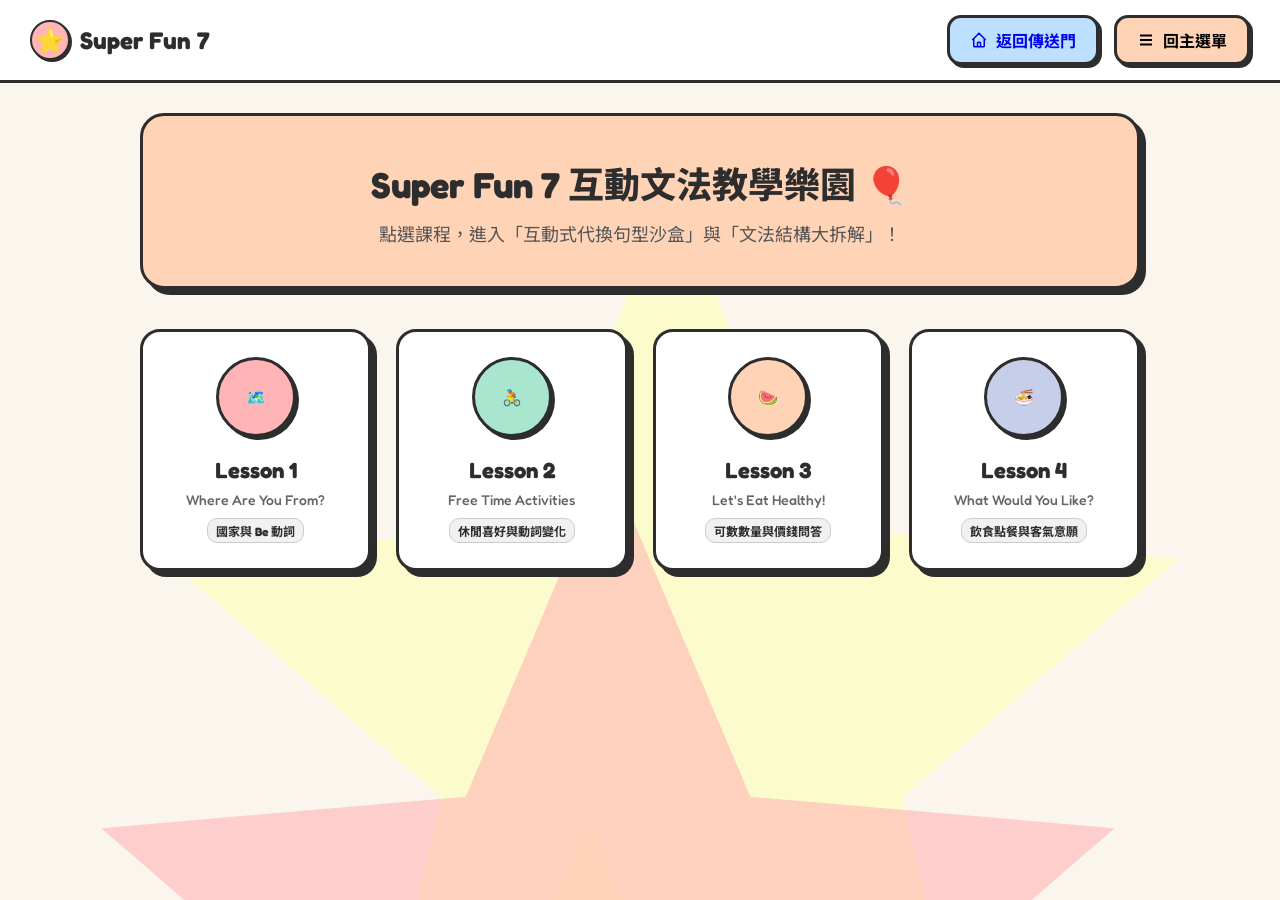
<file: interactive learning/Super Fun 7/grammar/index.html>
<!DOCTYPE html>
<html lang="zh-Hant">
<head>
  <meta charset="UTF-8">
  <meta name="viewport" content="width=device-width, initial-scale=1.0">
  <title>Super Fun 7 互動式文法教學簡報</title>
  <!-- 載入可愛的 Google Fonts -->
  <link rel="preconnect" href="https://fonts.googleapis.com">
  <link rel="preconnect" href="https://fonts.gstatic.com" crossorigin>
  <link href="https://fonts.googleapis.com/css2?family=Fredoka:wght@300..700&family=Noto+Sans+TC:wght@100..900&display=swap" rel="stylesheet">
  
  <style>
    /* === 全域變數與可愛 Neobrutalism 風格 === */
    :root {
      --bg-color: #FAF6EE;
      --text-color: #2D2D2D;
      --border-color: #2D2D2D;
      --border-width: 3px;
      
      /* 馬卡龍主題色 */
      --color-primary: #FFB5B5; /* 可愛粉紅 */
      --color-success: #A8E6CF; /* 可愛粉綠 */
      --color-warning: #FFD3B6; /* 可愛粉橘 */
      --color-info: #BDE0FE;    /* 可愛粉藍 */
      --color-purple: #C7CEEA;  /* 可愛粉紫 */
      --color-yellow: #FDFFB6;  /* 可愛柔黃 */
      --color-white: #FFFFFF;
      
      --shadow-offset: 6px;
    }

    * {
      box-sizing: border-box;
      margin: 0;
      padding: 0;
      font-family: 'Fredoka', 'Noto Sans TC', sans-serif;
      -webkit-tap-highlight-color: transparent;
    }

    body {
      background-color: var(--bg-color);
      color: var(--text-color);
      min-height: 100vh;
      display: flex;
      flex-direction: column;
      overflow-x: hidden;
      padding-bottom: 20px;
    }

    /* === 可愛卡通背景裝飾 === */
    .bg-decor {
      position: fixed;
      pointer-events: none;
      z-index: -1;
      opacity: 0.6;
    }
    
    .decor-star {
      width: 40px;
      height: 40px;
      fill: var(--color-yellow);
    }

    /* === 頂部導覽列 === */
    header {
      background-color: var(--color-white);
      border-bottom: var(--border-width) solid var(--border-color);
      padding: 15px 30px;
      display: flex;
      justify-content: space-between;
      align-items: center;
      position: sticky;
      top: 0;
      z-index: 100;
    }

    .brand {
      display: flex;
      align-items: center;
      gap: 10px;
      font-size: 24px;
      font-weight: 700;
      color: var(--text-color);
      text-decoration: none;
    }
    
    .brand-icon {
      width: 40px;
      height: 40px;
      background-color: var(--color-primary);
      border: 2px solid var(--border-color);
      border-radius: 50%;
      display: flex;
      align-items: center;
      justify-content: center;
      box-shadow: 2px 2px 0px var(--border-color);
    }

    .nav-buttons {
      display: flex;
      gap: 15px;
    }

    /* === 核心按鈕卡通樣式 === */
    .btn {
      font-family: inherit;
      font-weight: 700;
      font-size: 16px;
      padding: 10px 20px;
      background-color: var(--color-white);
      border: var(--border-width) solid var(--border-color);
      border-radius: 14px;
      cursor: pointer;
      box-shadow: 3px 3px 0px var(--border-color);
      display: flex;
      align-items: center;
      gap: 8px;
      transition: all 0.15s ease;
      user-select: none;
    }

    .btn:hover {
      transform: translate(-2px, -2px);
      box-shadow: 5px 5px 0px var(--border-color);
    }

    .btn:active {
      transform: translate(2px, 2px);
      box-shadow: 1px 1px 0px var(--border-color);
    }

    .btn-primary { background-color: var(--color-primary); }
    .btn-success { background-color: var(--color-success); }
    .btn-info { background-color: var(--color-info); }
    .btn-warning { background-color: var(--color-warning); }
    .btn-purple { background-color: var(--color-purple); }

    /* === 主容器 === */
    main {
      flex: 1;
      max-width: 1000px;
      width: 90%;
      margin: 30px auto;
      display: flex;
      flex-direction: column;
    }

    /* === 首頁：課程選單 === */
    #home-screen {
      display: block;
    }

    .welcome-banner {
      background-color: var(--color-warning);
      border: var(--border-width) solid var(--border-color);
      border-radius: 24px;
      padding: 40px 30px;
      text-align: center;
      box-shadow: var(--shadow-offset) var(--shadow-offset) 0px var(--border-color);
      margin-bottom: 40px;
      position: relative;
      overflow: hidden;
    }

    .welcome-banner h1 {
      font-size: 36px;
      margin-bottom: 12px;
      font-weight: 800;
    }

    .welcome-banner p {
      font-size: 18px;
      color: #555;
    }

    .lesson-grid {
      display: grid;
      grid-template-columns: repeat(auto-fit, minmax(220px, 1fr));
      gap: 25px;
    }

    .lesson-card {
      background-color: var(--color-white);
      border: var(--border-width) solid var(--border-color);
      border-radius: 20px;
      padding: 25px;
      box-shadow: var(--shadow-offset) var(--shadow-offset) 0px var(--border-color);
      transition: all 0.2s ease;
      cursor: pointer;
      display: flex;
      flex-direction: column;
      align-items: center;
      text-align: center;
    }

    .lesson-card:hover {
      transform: translate(-4px, -4px);
      box-shadow: 10px 10px 0px var(--border-color);
    }

    .lesson-card-icon {
      width: 80px;
      height: 80px;
      border-radius: 50%;
      border: 3px solid var(--border-color);
      margin-bottom: 20px;
      display: flex;
      align-items: center;
      justify-content: center;
      box-shadow: 3px 3px 0px var(--border-color);
    }

    .lesson-card h2 {
      font-size: 22px;
      margin-bottom: 8px;
      font-weight: 700;
    }

    .lesson-card p {
      font-size: 14px;
      color: #666;
      font-weight: 500;
    }

    /* === 簡報主畫面 === */
    #presentation-screen {
      display: none;
    }

    .screen-header {
      display: flex;
      justify-content: space-between;
      align-items: center;
      margin-bottom: 20px;
    }

    .lesson-title-area h2 {
      font-size: 28px;
      font-weight: 800;
    }

    .lesson-title-area span {
      font-size: 14px;
      background-color: var(--color-yellow);
      border: 2px solid var(--border-color);
      padding: 3px 10px;
      border-radius: 20px;
      font-weight: 700;
      margin-left: 10px;
      display: inline-block;
      vertical-align: middle;
    }

    /* 投影片容器 */
    .slide-container {
      background-color: var(--color-white);
      border: var(--border-width) solid var(--border-color);
      border-radius: 24px;
      min-height: 520px;
      box-shadow: var(--shadow-offset) var(--shadow-offset) 0px var(--border-color);
      padding: 30px;
      position: relative;
      display: flex;
      flex-direction: column;
      justify-content: center;
      align-items: center;
      overflow: hidden;
    }

    .slide {
      width: 100%;
      height: 100%;
      display: none;
      flex-direction: column;
      align-items: center;
      justify-content: center;
      animation: popIn 0.3s cubic-bezier(0.175, 0.885, 0.32, 1.275) forwards;
    }

    @keyframes popIn {
      0% { opacity: 0; transform: scale(0.95); }
      100% { opacity: 1; transform: scale(1); }
    }

    .slide.active {
      display: flex;
    }

    /* === Slide 1: 課堂封面 === */
    .cover-slide h1 {
      font-size: 42px;
      font-weight: 900;
      margin-bottom: 15px;
      text-align: center;
      color: var(--text-color);
    }
    
    .cover-slide h3 {
      font-size: 20px;
      color: #666;
      margin-bottom: 30px;
      text-align: center;
    }

    .cover-slide-illustration {
      font-size: 70px;
      margin-bottom: 20px;
      animation: bounce 2s infinite;
    }

    @keyframes bounce {
      0%, 100% { transform: translateY(0); }
      50% { transform: translateY(-10px); }
    }

    /* === Slide 2: 句型代換單字參考庫 === */
    .vocabulary-slide {
      width: 100%;
    }

    .vocabulary-layout {
      display: flex;
      flex-direction: column;
      align-items: center;
      width: 100%;
      gap: 20px;
    }

    /* 3D 翻轉閃卡 */
    .flashcard-wrapper {
      perspective: 1000px;
      width: 380px;
      height: 250px;
      max-width: 100%;
      cursor: pointer;
    }

    .flashcard {
      width: 100%;
      height: 100%;
      position: relative;
      transform-style: preserve-3d;
      transition: transform 0.6s cubic-bezier(0.4, 0, 0.2, 1);
      border: var(--border-width) solid var(--border-color);
      border-radius: 20px;
      box-shadow: 5px 5px 0px var(--border-color);
    }

    .flashcard.flipped {
      transform: rotateY(180deg);
    }

    .card-face {
      position: absolute;
      width: 100%;
      height: 100%;
      backface-visibility: hidden;
      border-radius: 17px;
      display: flex;
      flex-direction: column;
      justify-content: center;
      align-items: center;
      padding: 20px;
      text-align: center;
    }

    .card-front {
      background-color: var(--color-warning);
    }

    .card-back {
      background-color: var(--color-info);
      transform: rotateY(180deg);
    }

    .card-front h2 {
      font-size: 36px;
      font-weight: 800;
      margin-bottom: 5px;
    }

    .card-front .ipa {
      font-size: 16px;
      color: #666;
      margin-bottom: 15px;
      font-style: italic;
    }

    .card-back h2 {
      font-size: 32px;
      font-weight: 800;
      margin-bottom: 15px;
    }

    .card-example {
      font-size: 16px;
      background-color: rgba(255, 255, 255, 0.7);
      border: 2px solid var(--border-color);
      padding: 8px 15px;
      border-radius: 10px;
      max-width: 90%;
      line-height: 1.4;
    }

    .card-tip {
      position: absolute;
      bottom: 10px;
      font-size: 12px;
      color: rgba(0,0,0,0.4);
      font-weight: 700;
    }

    .flashcard-nav {
      display: flex;
      align-items: center;
      gap: 20px;
      margin-top: 10px;
    }

    .card-index {
      font-size: 18px;
      font-weight: 800;
    }

    /* === Slide 3: 互動式句子文法教學 (精華重頭戲) === */
    .grammar-slide {
      width: 100%;
    }

    .grammar-container {
      display: flex;
      flex-direction: column;
      width: 100%;
      gap: 20px;
    }

    /* 頂部引導說明 */
    .grammar-guide-bar {
      background-color: var(--color-purple);
      border: var(--border-width) solid var(--border-color);
      border-radius: 15px;
      padding: 10px 20px;
      font-size: 15px;
      font-weight: 700;
      display: flex;
      align-items: center;
      gap: 10px;
      box-shadow: 3px 3px 0px var(--border-color);
    }

    /* 句子結構動態展示區 */
    .sentence-visualizer-card {
      background-color: var(--color-white);
      border: var(--border-width) solid var(--border-color);
      border-radius: 20px;
      padding: 25px;
      box-shadow: var(--shadow-offset) var(--shadow-offset) 0px var(--border-color);
      display: flex;
      flex-direction: column;
      gap: 15px;
      position: relative;
    }

    .sentence-build-row {
      display: flex;
      flex-wrap: wrap;
      gap: 12px;
      justify-content: center;
      align-items: center;
      min-height: 70px;
    }

    /* 句子中的各別單字文法積木 */
    .grammar-token-brick {
      padding: 10px 18px;
      font-size: 24px;
      font-weight: 800;
      border: var(--border-width) solid var(--border-color);
      border-radius: 12px;
      cursor: pointer;
      box-shadow: 2px 2px 0px var(--border-color);
      transition: all 0.15s ease;
      user-select: none;
      position: relative;
    }

    .grammar-token-brick:hover {
      transform: translateY(-3px);
      box-shadow: 4px 4px 0px var(--border-color);
    }
    
    .grammar-token-brick.active {
      transform: translateY(1px);
      box-shadow: 1px 1px 0px var(--border-color);
      background-color: var(--color-yellow) !important;
    }

    /* 每個文法積木底下的顏色分類 */
    .token-subject { background-color: var(--color-info); }       /* 主詞: 藍 */
    .token-verb { background-color: var(--color-primary); }       /* 動詞: 紅 */
    .token-helper { background-color: var(--color-purple); }     /* 助動詞: 紫 */
    .token-adverb { background-color: var(--color-yellow); }     /* 副詞/介系詞: 黃 */
    .token-object { background-color: var(--color-success); }     /* 受詞/名詞: 綠 */
    .token-punctuation { background-color: #E2E2E2; }           /* 標點 */

    /* 中文輔助翻譯 */
    .sentence-chinese-row {
      text-align: center;
      font-size: 18px;
      font-weight: 700;
      color: #666;
      border-top: 2px dashed #EEE;
      padding-top: 10px;
    }

    /* 文法解說氣泡框 */
    .grammar-explainer-bubble {
      background-color: var(--color-yellow);
      border: var(--border-width) solid var(--border-color);
      border-radius: 16px;
      padding: 15px 20px;
      box-shadow: 4px 4px 0px var(--border-color);
      min-height: 80px;
      position: relative;
      animation: popIn 0.2s cubic-bezier(0.175, 0.885, 0.32, 1.275);
    }

    .explainer-title {
      font-size: 16px;
      font-weight: 850;
      margin-bottom: 6px;
      display: flex;
      align-items: center;
      gap: 6px;
      color: #C0392B;
    }

    .explainer-text {
      font-size: 14.5px;
      line-height: 1.5;
      font-weight: 600;
      color: #333;
    }

    /* 句型代換控制盤 */
    .substitution-control-panel {
      background-color: #FFFDF6;
      border: var(--border-width) solid var(--border-color);
      border-radius: 20px;
      padding: 20px;
      box-shadow: 4px 4px 0px var(--border-color);
      display: flex;
      flex-direction: column;
      gap: 15px;
    }

    .panel-section-title {
      font-size: 15px;
      font-weight: 800;
      color: #777;
      text-transform: uppercase;
      letter-spacing: 1px;
      border-bottom: 2px solid #EEE;
      padding-bottom: 5px;
    }

    .substitution-row {
      display: flex;
      flex-direction: column;
      gap: 10px;
    }

    .sub-label {
      font-size: 14px;
      font-weight: 800;
      color: var(--text-color);
    }

    .sub-options-container {
      display: flex;
      flex-wrap: wrap;
      gap: 8px;
    }

    .sub-option-btn {
      padding: 6px 12px;
      background-color: var(--color-white);
      border: 2px solid var(--border-color);
      border-radius: 10px;
      font-size: 13px;
      font-weight: 800;
      cursor: pointer;
      box-shadow: 2px 2px 0px var(--border-color);
      transition: all 0.1s;
    }

    .sub-option-btn:hover {
      transform: translateY(-1px);
      box-shadow: 3px 3px 0px var(--border-color);
    }

    .sub-option-btn.selected {
      background-color: var(--color-success);
      transform: translateY(1px);
      box-shadow: 1px 1px 0px var(--border-color);
    }

    /* === Slide 4: 句型練習 === */
    .drill-slide {
      width: 100%;
      display: flex;
      flex-direction: column;
      gap: 20px;
    }

    .drill-card {
      background-color: var(--color-white);
      border: 3px solid var(--border-color);
      border-radius: 20px;
      padding: 20px;
      box-shadow: 4px 4px 0px var(--border-color);
      width: 100%;
      display: flex;
      flex-direction: column;
      gap: 10px;
    }

    .drill-q {
      font-size: 22px;
      font-weight: 800;
      color: #333;
      display: flex;
      align-items: center;
      gap: 10px;
    }

    .drill-a {
      font-size: 20px;
      font-weight: 800;
      color: #4ECDC4;
      display: flex;
      align-items: center;
      gap: 10px;
      padding-left: 20px;
      border-left: 4px solid var(--color-success);
    }

    .chinese-translation {
      font-size: 14px;
      color: #777;
      font-weight: 500;
      margin-top: 2px;
    }

    /* === Slide 5: 練習題介面 === */
    .quiz-slide {
      width: 100%;
      display: flex;
      flex-direction: column;
      align-items: center;
    }

    .quiz-progress-indicator {
      font-size: 16px;
      font-weight: 800;
      background-color: var(--color-purple);
      border: 2px solid var(--border-color);
      padding: 5px 12px;
      border-radius: 20px;
      margin-bottom: 15px;
      box-shadow: 2px 2px 0px var(--border-color);
    }

    .quiz-card {
      width: 100%;
      max-width: 600px;
      background-color: var(--color-white);
      border: 3px solid var(--border-color);
      border-radius: 20px;
      padding: 25px;
      box-shadow: 5px 5px 0px var(--border-color);
      margin-bottom: 20px;
      display: flex;
      flex-direction: column;
      gap: 15px;
      position: relative;
    }

    .quiz-question {
      font-size: 20px;
      font-weight: 800;
      line-height: 1.4;
      white-space: pre-line;
    }

    .quiz-audio-play-row {
      display: flex;
      align-items: center;
      gap: 10px;
      background-color: var(--bg-color);
      padding: 10px 15px;
      border-radius: 12px;
      border: 2px solid var(--border-color);
      margin-bottom: 10px;
    }

    .quiz-options {
      display: flex;
      flex-direction: column;
      gap: 12px;
    }

    .option-btn {
      padding: 12px 18px;
      background-color: var(--color-white);
      border: 2.5px solid var(--border-color);
      border-radius: 12px;
      font-size: 16px;
      font-weight: 700;
      text-align: left;
      cursor: pointer;
      box-shadow: 2px 2px 0px var(--border-color);
      transition: all 0.1s;
      display: flex;
      justify-content: space-between;
      align-items: center;
    }

    .option-btn:hover {
      transform: translate(-1px, -1px);
      box-shadow: 3px 3px 0px var(--border-color);
      background-color: var(--bg-color);
    }

    .option-btn.correct {
      background-color: var(--color-success) !important;
      transform: translate(1px, 1px);
      box-shadow: 1px 1px 0px var(--border-color);
    }

    .option-btn.wrong {
      background-color: var(--color-primary) !important;
      transform: translate(1px, 1px);
      box-shadow: 1px 1px 0px var(--border-color);
    }

    /* 拖曳拼句練習特有樣式 */
    .sentence-build-area {
      min-height: 60px;
      border: 2.5px dashed var(--border-color);
      border-radius: 12px;
      background-color: var(--bg-color);
      display: flex;
      flex-wrap: wrap;
      gap: 8px;
      padding: 10px;
      align-items: center;
      justify-content: center;
    }

    .sentence-pool {
      display: flex;
      flex-wrap: wrap;
      gap: 8px;
      justify-content: center;
      margin-top: 15px;
      padding: 10px;
      border-top: 2px solid var(--bg-color);
    }

    .drag-word-card {
      padding: 8px 14px;
      background-color: var(--color-white);
      border: 2.5px solid var(--border-color);
      border-radius: 10px;
      font-size: 16px;
      font-weight: 800;
      cursor: pointer;
      box-shadow: 2px 2px 0px var(--border-color);
      user-select: none;
      transition: all 0.15s;
    }

    .drag-word-card.used {
      opacity: 0.3;
      pointer-events: none;
      transform: scale(0.9);
      box-shadow: none;
    }

    .drag-word-card:active {
      transform: scale(0.95);
    }

    .quiz-actions {
      display: flex;
      justify-content: space-between;
      width: 100%;
      max-width: 600px;
      gap: 15px;
    }

    /* 抖動動畫 */
    .shake {
      animation: shakeAnim 0.4s ease;
    }

    @keyframes shakeAnim {
      0%, 100% { transform: translateX(0); }
      20%, 60% { transform: translateX(-8px); }
      40%, 80% { transform: translateX(8px); }
    }

    /* 答對的打勾回饋 */
    .feedback-icon {
      font-size: 20px;
      font-weight: 900;
    }

    /* 測驗完成結果頁 */
    .quiz-result-view {
      display: flex;
      flex-direction: column;
      align-items: center;
      text-align: center;
      gap: 15px;
    }

    .result-badge {
      font-size: 60px;
      animation: bounce 1.5s infinite;
    }

    .score-text {
      font-size: 32px;
      font-weight: 900;
      color: var(--text-color);
    }

    .score-desc {
      font-size: 18px;
      color: #666;
      margin-bottom: 10px;
    }

    /* === 投影片底部導覽列 === */
    .slide-footer-controls {
      display: flex;
      justify-content: space-between;
      align-items: center;
      width: 100%;
      margin-top: 25px;
      gap: 15px;
    }

    .progress-bar-container {
      flex: 1;
      height: 14px;
      background-color: var(--color-white);
      border: 2.5px solid var(--border-color);
      border-radius: 10px;
      overflow: hidden;
      position: relative;
    }

    .progress-bar-fill {
      height: 100%;
      background-color: var(--color-success);
      width: 0%;
      transition: width 0.3s ease-out;
    }

    .nav-label {
      font-weight: 800;
      font-size: 14px;
    }

    /* === 畫布 Confetti (灑花) 容器 === */
    #confetti-canvas {
      position: fixed;
      top: 0;
      left: 0;
      width: 100vw;
      height: 100vh;
      pointer-events: none;
      z-index: 999;
      display: block;
    }

    /* === 響應式微調 === */
    @media (max-width: 600px) {
      .welcome-banner h1 { font-size: 26px; }
      .cover-slide h1 { font-size: 30px; }
      .flashcard-wrapper { width: 100%; height: 210px; }
      .card-front h2 { font-size: 28px; }
      .card-back h2 { font-size: 24px; }
      .sentence-viewer { font-size: 18px; }
      .slide-container { padding: 15px; min-height: 420px; }
      header { padding: 10px 15px; }
      .btn { padding: 8px 14px; font-size: 14px; }
      .grammar-token-brick { font-size: 18px; padding: 6px 12px; }
    }
  </style>
</head>
<body>

  <!-- 灑花 Canvas -->
  <canvas id="confetti-canvas"></canvas>

  <!-- 裝飾背景 -->
  <svg class="bg-decor" style="top: 10%; left: 5%;" viewBox="0 0 24 24"><path class="decor-star" d="M12,17.27L18.18,21L16.54,13.97L22,9.24L14.81,8.62L12,2L9.19,8.62L2,9.24L7.45,13.97L5.82,21L12,17.27Z"/></svg>
  <svg class="bg-decor" style="top: 80%; right: 8%;" viewBox="0 0 24 24"><path class="decor-star" d="M12,17.27L18.18,21L16.54,13.97L22,9.24L14.81,8.62L12,2L9.19,8.62L2,9.24L7.45,13.97L5.82,21L12,17.27Z"/></svg>
  <svg class="bg-decor" style="top: 40%; right: 5%;" viewBox="0 0 24 24"><path class="decor-star" style="fill: var(--color-primary);" d="M12,17.27L18.18,21L16.54,13.97L22,9.24L14.81,8.62L12,2L9.19,8.62L2,9.24L7.45,13.97L5.82,21L12,17.27Z"/></svg>

  <!-- 頂部導覽列 -->
  <header>
    <a href="#" class="brand" onclick="goHome()">
      <div class="brand-icon">⭐️</div>
      <span>Super Fun 7</span>
    </a>
    <div class="nav-buttons">
      <a href="../index.html" class="btn btn-info" style="text-decoration: none; display: inline-flex; align-items: center; gap: 8px;">
        <svg width="18" height="18" fill="none" stroke="currentColor" stroke-width="2" viewBox="0 0 24 24"><path d="M3 12l2-2m0 0l7-7 7 7M5 10v10a1 1 0 001 1h3m10-11l2 2m-2-2v10a1 1 0 01-1 1h-3m-6 0a1 1 0 001-1v-4a1 1 0 011-1h2a1 1 0 011 1v4a1 1 0 001 1m-6 0h6"/></svg>
        返回傳送門
      </a>
      <button class="btn btn-warning" onclick="goHome()">
        <svg width="18" height="18" fill="none" stroke="currentColor" stroke-width="2.5" viewBox="0 0 24 24"><path d="M4 6h16M4 12h16M4 18h16"/></svg>
        回主選單
      </button>
    </div>
  </header>

  <!-- 主畫面 -->
  <main>
    <!-- 1. 首頁：課程選單 -->
    <section id="home-screen">
      <div class="welcome-banner">
        <h1>Super Fun 7 互動文法教學樂園 🎈</h1>
        <p>點選課程，進入「互動式代換句型沙盒」與「文法結構大拆解」！</p>
      </div>

      <div class="lesson-grid">
        <!-- Lesson 1 Card -->
        <div class="lesson-card" onclick="startLesson('lesson1')">
          <div class="lesson-card-icon" style="background-color: var(--color-primary);">🗺️</div>
          <h2>Lesson 1</h2>
          <p>Where Are You From?</p>
          <span style="font-size:12px; background:#f1f1f1; padding:3px 8px; border-radius:10px; margin-top:10px; border:1px solid #ccc; font-weight:700;">國家與 Be 動詞</span>
        </div>
        <!-- Lesson 2 Card -->
        <div class="lesson-card" onclick="startLesson('lesson2')">
          <div class="lesson-card-icon" style="background-color: var(--color-success);">🚴</div>
          <h2>Lesson 2</h2>
          <p>Free Time Activities</p>
          <span style="font-size:12px; background:#f1f1f1; padding:3px 8px; border-radius:10px; margin-top:10px; border:1px solid #ccc; font-weight:700;">休閒喜好與動詞變化</span>
        </div>
        <!-- Lesson 3 Card -->
        <div class="lesson-card" onclick="startLesson('lesson3')">
          <div class="lesson-card-icon" style="background-color: var(--color-warning);">🍉</div>
          <h2>Lesson 3</h2>
          <p>Let's Eat Healthy!</p>
          <span style="font-size:12px; background:#f1f1f1; padding:3px 8px; border-radius:10px; margin-top:10px; border:1px solid #ccc; font-weight:700;">可數數量與價錢問答</span>
        </div>
        <!-- Lesson 4 Card -->
        <div class="lesson-card" onclick="startLesson('lesson4')">
          <div class="lesson-card-icon" style="background-color: var(--color-purple);">🍜</div>
          <h2>Lesson 4</h2>
          <p>What Would You Like?</p>
          <span style="font-size:12px; background:#f1f1f1; padding:3px 8px; border-radius:10px; margin-top:10px; border:1px solid #ccc; font-weight:700;">飲食點餐與客氣意願</span>
        </div>
      </div>
    </section>

    <!-- 2. 簡報教學與測驗畫面 -->
    <section id="presentation-screen">
      <div class="screen-header">
        <div class="lesson-title-area">
          <h2 id="current-lesson-header-title">Lesson Title</h2>
        </div>
        <div class="nav-label" id="slide-index-indicator">投影片 1 / 5</div>
      </div>

      <!-- 簡報本體幻燈片 -->
      <div class="slide-container" id="slide-box">
        
        <!-- SLIDE 1: 課堂封面 -->
        <div class="slide cover-slide active" id="slide-1">
          <div class="cover-slide-illustration" id="slide1-illust">🗺️</div>
          <h1 id="slide1-title">Where Are You From?</h1>
          <h3 id="slide1-subtitle">Topic: Family Sharing Day</h3>
          <button class="btn btn-primary" onclick="nextSlide()">
            開始上課！
            <svg width="18" height="18" fill="none" stroke="currentColor" stroke-width="2.5" viewBox="0 0 24 24"><path d="M9 5l7 7-7 7"/></svg>
          </button>
        </div>

        <!-- SLIDE 2: 句型代換單字參考庫 (Vocabulary Substitution Bank) -->
        <div class="slide vocabulary-slide" id="slide-2">
          <h3 style="margin-bottom:5px; font-weight:800; font-size:22px; display:flex; align-items:center; gap:8px;">💡 句型代換字彙庫 (Substitution Bank)</h3>
          <p style="font-size:14px; color:#666; font-weight:700; margin-bottom:15px; text-align:center;">
            這些是後續文法代換練習時的單字材料喔！點擊卡片可看中文與聽發音：
          </p>
          
          <div class="vocabulary-layout">
            <div class="flashcard-wrapper" onclick="toggleFlashcard()">
              <div class="flashcard" id="flashcard-obj">
                <!-- 正面 -->
                <div class="card-face card-front">
                  <div style="font-size: 40px; margin-bottom:5px;" id="word-emoji">🇺🇸</div>
                  <h2 id="word-eng">the USA</h2>
                  <div class="ipa" id="word-ipa">/ðə ˌjuː.es.ˈeɪ/</div>
                  <button class="audio-btn" onclick="playWordAudio(event)" title="點擊發音">
                    🔊
                  </button>
                  <div class="card-tip">👆 點擊卡片翻面看中文</div>
                </div>
                <!-- 背面 -->
                <div class="card-face card-back">
                  <h2 id="word-chi">美國</h2>
                  <div class="card-example" id="word-example">
                    代換例句：He is from the USA.
                  </div>
                  <div class="card-tip">👆 點擊卡片翻面回英文</div>
                </div>
              </div>
            </div>

            <div class="flashcard-nav">
              <button class="btn" onclick="prevWord()">上一字</button>
              <span class="card-index" id="word-index-text">1 / 9</span>
              <button class="btn btn-info" onclick="nextWord()">下一字</button>
            </div>
          </div>
        </div>

        <!-- SLIDE 3: 互動式句子文法教學與代換 (核心重構) -->
        <div class="slide grammar-slide" id="slide-3">
          <div class="grammar-container">
            
            <div class="grammar-guide-bar">
              <span>🎯</span>
              <span>文法探險：點選「下方控制盤」切換元素代換句子，點選「上方句子單字」解析結構！</span>
            </div>

            <!-- 動態展示卡片 -->
            <div class="sentence-visualizer-card">
              <div class="sentence-build-row" id="grammar-visual-sentence-row">
                <!-- JS 動態生成可點擊的文法單字積木 -->
              </div>
              <div class="sentence-chinese-row" id="grammar-visual-sentence-chinese">
                中文對照句子
              </div>
              <div style="display:flex; justify-content:center; margin-top:5px;">
                <button class="btn btn-success" style="padding: 5px 12px; font-size:13px;" onclick="speakCurrentGrammarSentence()">🔊 朗讀整句英文</button>
              </div>
            </div>

            <!-- 文法說明氣泡框 -->
            <div class="grammar-explainer-bubble">
              <div class="explainer-title" id="explainer-bubble-title">
                🔍 結構大拆解
              </div>
              <div class="explainer-text" id="explainer-bubble-text">
                點擊上方句子的任何一個單字，就會在這裡顯示它在文法中的角色與規則喔！
              </div>
            </div>

            <!-- 句型代換控制盤 -->
            <div class="substitution-control-panel" id="substitution-control-panel-obj">
              <div class="panel-section-title">⚙️ 句型代換控制盤</div>
              <div class="substitution-row" id="sub-row-container">
                <!-- JS 動態加載代換項目 -->
              </div>
            </div>

          </div>
        </div>

        <!-- SLIDE 4: 常用句型練習 (Pattern Drill) -->
        <div class="slide drill-slide" id="slide-4">
          <h3 style="font-weight:800; font-size:22px; display:flex; align-items:center; gap:8px; margin-bottom:10px;">🗣️ 句型大聲朗讀與複習 (Pattern Drill)</h3>
          <div id="drill-list" style="display:flex; flex-direction:column; gap:15px; width:100%;">
            <!-- JS 動態加載句型卡 -->
          </div>
        </div>

        <!-- SLIDE 5: 句子文法練習題 (Quiz) -->
        <div class="slide quiz-slide" id="slide-5">
          <div id="quiz-playing-panel" style="width:100%; display:flex; flex-direction:column; align-items:center;">
            <div class="quiz-progress-indicator" id="quiz-question-number">第 1 / 5 題</div>
            
            <div class="quiz-card" id="quiz-card-obj">
              <div class="quiz-question" id="quiz-question-text">
                題目載入中...
              </div>

              <!-- 聽力題目播放區 -->
              <div class="quiz-audio-play-row" id="quiz-audio-row" style="display:none;">
                <button class="btn btn-primary" onclick="playQuizAudio()" style="padding: 6px 12px; font-size: 14px;">
                  🔊 點我播放句子發音
                </button>
                <span style="font-size: 13px; font-weight:700; color:#555;">(點擊聆聽，並選出中文翻譯)</span>
              </div>

              <!-- 拼句題專用區 -->
              <div id="quiz-rebuild-container" style="display:none; flex-direction:column; gap:15px; margin-top:10px;">
                <div class="sentence-build-area" id="sentence-build-box">
                  <!-- 單字積木 -->
                </div>
                <div class="sentence-pool" id="sentence-words-pool">
                  <!-- 字池 -->
                </div>
              </div>

              <!-- 選擇題選項區 -->
              <div class="quiz-options" id="quiz-options-container">
                <!-- 選項 -->
              </div>
            </div>

            <div class="quiz-actions">
              <button class="btn" onclick="prevQuiz()" id="quiz-prev-btn">上一題</button>
              <button class="btn btn-success" id="quiz-submit-rebuild-btn" style="display:none;" onclick="checkRebuildAnswer()">送出答案</button>
              <button class="btn btn-info" onclick="nextQuiz()" id="quiz-next-btn" style="visibility: hidden;">下一題</button>
            </div>
          </div>

          <!-- 測驗完成結果面板 -->
          <div id="quiz-result-panel" class="quiz-result-view" style="display:none; padding:40px 20px;">
            <div class="result-badge">🏆</div>
            <div class="score-text">你得到了 <span id="final-score" style="color:#FF6B6B;">100</span> 分！</div>
            <div class="score-desc" id="final-desc">哇！你太棒了！全對！</div>
            <div style="display:flex; gap:15px; margin-top:15px;">
              <button class="btn btn-primary" onclick="restartLessonQuiz()">再挑戰一次</button>
              <button class="btn btn-warning" onclick="goHome()">返回首頁</button>
            </div>
          </div>
        </div>

      </div>

      <!-- 投影片底部控制區 -->
      <div class="slide-footer-controls">
        <button class="btn btn-warning" onclick="prevSlide()" id="prev-slide-btn">
          <svg width="18" height="18" fill="none" stroke="currentColor" stroke-width="2.5" viewBox="0 0 24 24"><path d="M15 19l-7-7 7-7"/></svg>
          上一頁
        </button>
        
        <div class="progress-bar-container">
          <div class="progress-bar-fill" id="slide-progress-bar"></div>
        </div>

        <button class="btn btn-success" onclick="nextSlide()" id="next-slide-btn">
          下一頁
          <svg width="18" height="18" fill="none" stroke="currentColor" stroke-width="2.5" viewBox="0 0 24 24"><path d="M9 5l7 7-7 7"/></svg>
        </button>
      </div>
    </section>
  </main>

  <!-- === JS 程式邏輯 === -->
  <script>
    // ==========================================
    // 1. 課堂與文法資料庫 (重整：文法解說與句子級測驗)
    // ==========================================
    const courseData = {
      lesson1: {
        title: "Lesson 1: Where Are You From?",
        theme: "Family Sharing Day",
        icon: "🗺️",
        words: [
          { english: "the USA", chinese: "美國", ipa: "/ðə ˌjuː.es.ˈeɪ/", example: "He is from the USA.", emoji: `<svg viewBox="0 0 26 14" width="70" height="38" style="border:2px solid #2D2D2D; border-radius:6px; box-shadow: 2px 2px 0px #2D2D2D;"><rect width="26" height="14" fill="#B22234"/><rect width="26" height="1" y="1" fill="#fff"/><rect width="26" height="1" y="3" fill="#fff"/><rect width="26" height="1" y="5" fill="#fff"/><rect width="26" height="1" y="7" fill="#fff"/><rect width="26" height="1" y="9" fill="#fff"/><rect width="26" height="1" y="11" fill="#fff"/><rect width="26" height="1" y="13" fill="#fff"/><rect width="10.4" height="7.53" fill="#3C3B6E"/></svg>` },
          { english: "Japan", chinese: "日本", ipa: "/dʒəˈpæn/", example: "Japan is a beautiful country.", emoji: `<svg viewBox="0 0 300 200" width="70" height="47" style="border:2px solid #2D2D2D; border-radius:6px; box-shadow: 2px 2px 0px #2D2D2D;"><rect width="300" height="200" fill="#fff"/><circle cx="150" cy="100" r="60" fill="#bc002d"/></svg>` },
          { english: "the UK", chinese: "英國", ipa: "/ðə ˌjuː.ˈkeɪ/", example: "She is from the UK.", emoji: `<svg viewBox="0 0 60 30" width="70" height="35" style="border:2px solid #2D2D2D; border-radius:6px; box-shadow: 2px 2px 0px #2D2D2D;"><rect width="60" height="30" fill="#012169"/><path d="M0,0 L60,30 M60,0 L0,30" stroke="#fff" stroke-width="6"/><path d="M0,0 L60,30 M60,0 L0,30" stroke="#C8102E" stroke-width="2"/><path d="M30,0 L30,30 M0,15 L60,15" stroke="#fff" stroke-width="10"/><path d="M30,0 L30,30 M0,15 L60,15" stroke="#C8102E" stroke-width="6"/></svg>` },
          { english: "Taiwan", chinese: "臺灣", ipa: "/taɪˈwɑːn/", example: "I am from Taiwan.", emoji: `<svg viewBox="0 0 30 20" width="70" height="47" style="border:2px solid #2D2D2D; border-radius:6px; box-shadow: 2px 2px 0px #2D2D2D;"><rect width="30" height="20" fill="#F00"/><rect width="15" height="10" fill="#009"/><circle cx="7.5" cy="5" r="2.5" fill="#FFF"/><circle cx="7.5" cy="5" r="2" fill="#009"/><polygon points="7.5,2 7.8,3.5 9.3,3 8.3,4.2 9.7,4.7 8.2,5.2 9,6.5 7.7,5.8 7.5,7.3 7.3,5.8 6,6.5 6.8,5.2 5.3,4.7 6.7,4.2 5.7,3 7.2,3.5" fill="#FFF"/></svg>` },
          { english: "France", chinese: "法國", ipa: "/fræns/", example: "Is she from France?", emoji: `<svg viewBox="0 0 900 600" width="70" height="47" style="border:2px solid #2D2D2D; border-radius:6px; box-shadow: 2px 2px 0px #2D2D2D;"><rect width="300" height="600" fill="#00209F"/><rect x="300" width="300" height="600" fill="#fff"/><rect x="600" width="300" height="600" fill="#F42E38"/></svg>` },
          { english: "Australia", chinese: "澳洲", ipa: "/ɒˈstreɪ.li.ə/", example: "They are from Australia.", emoji: `<svg viewBox="0 0 60 30" width="70" height="35" style="border:2px solid #2D2D2D; border-radius:6px; box-shadow: 2px 2px 0px #2D2D2D;"><rect width="60" height="30" fill="#071330"/><path d="M0,0 L30,15 M30,0 L0,15" stroke="#fff" stroke-width="3"/><path d="M0,0 L30,15 M30,0 L0,15" stroke="#C8102E" stroke-width="1"/><path d="M15,0 L15,15 M0,7.5 L30,7.5" stroke="#fff" stroke-width="5"/><path d="M15,0 L15,15 M0,7.5 L30,7.5" stroke="#C8102E" stroke-width="3"/><circle cx="45" cy="7.5" r="1.5" fill="#fff"/><circle cx="37.5" cy="18.5" r="1.5" fill="#fff"/><circle cx="52.5" cy="18.5" r="1.5" fill="#fff"/><circle cx="45" cy="22.5" r="1.5" fill="#fff"/><circle cx="48" cy="13.5" r="0.8" fill="#fff"/></svg>` },
          { english: "Vietnam", chinese: "越南", ipa: "/ˌvjet.ˈnæm/", example: "He is from Vietnam.", emoji: `<svg viewBox="0 0 900 600" width="70" height="47" style="border:2px solid #2D2D2D; border-radius:6px; box-shadow: 2px 2px 0px #2D2D2D;"><rect width="900" height="600" fill="#da251d"/><polygon points="450,140 488,258 588,258 507,331 538,449 450,376 362,449 393,331 312,258 412,258" fill="#ffff00"/></svg>` },
          { english: "from", chinese: "來自", ipa: "/frɒm/", example: "Where are you from?", emoji: "📍" },
          { english: "Korea", chinese: "韓國", ipa: "/kəˈriː.ə/", example: "We are from Korea.", emoji: `<svg viewBox="0 0 30 20" width="70" height="47" style="border:2px solid #2D2D2D; border-radius:6px; box-shadow: 2px 2px 0px #2D2D2D;"><rect width="30" height="20" fill="#fff"/><circle cx="15" cy="10" r="4.5" fill="#cd2e3a"/><path d="M15,14.5 A2.25,2.25 0 0,0 15,10 A2.25,2.25 0 0,1 15,5.5 A4.5,4.5 0 0,1 15,14.5" fill="#0047a0"/><path d="M7,5 L9,7" stroke="#000" stroke-width="1.2"/><path d="M21,11 L23,13" stroke="#000" stroke-width="1.2"/><path d="M7,15 L9,13" stroke="#000" stroke-width="1.2"/><path d="M21,5 L23,7" stroke="#000" stroke-width="1.2"/></svg>` }
        ],
        sentences: [
          { q: "Where are you from?", qCh: "你來自哪裡？", a: "I’m from Taiwan.", aCh: "我來自臺灣。" },
          { q: "Is he from the USA?", qCh: "他來自美國嗎？", a: "Yes, he is.", aCh: "是的，他是。" },
          { q: "Is she from France?", qCh: "她來自法國嗎？", a: "No, she isn’t. She’s from the UK.", aCh: "不，她不是。她來自英國。" }
        ],
        // 互動式代換文法核心資料
        grammar: {
          modes: [
            { id: "mode_q", label: "問句代換：Where are you from?" },
            { id: "mode_a", label: "答句代換：I'm from Taiwan." }
          ],
          // 當前選擇的代換軌道定義
          tracks: {
            mode_q: [
              { key: "subject", label: "代換主詞 (Subject)", options: ["you", "he", "she", "they", "we"] }
            ],
            mode_a: [
              { key: "subject", label: "代換主詞 (Subject)", options: ["I", "he", "she", "they", "we", "you"] },
              { key: "country", label: "代換國家 (Country)", options: ["Taiwan", "Japan", "the USA", "the UK", "France", "Australia"] }
            ]
          },
          // 句子重組與單字文法解析邏輯
          buildSentence: function(mode, state) {
            let tokens = [];
            let chinese = "";

            if (mode === "mode_q") {
              const sub = state.subject || "you";
              let be = "are";
              let subCh = "你";
              
              if (sub === "he") { be = "is"; subCh = "他"; }
              else if (sub === "she") { be = "is"; subCh = "她"; }
              else if (sub === "they") { be = "are"; subCh = "他們"; }
              else if (sub === "we") { be = "are"; subCh = "我們"; }

              tokens = [
                { text: "Where", type: "token-helper", expl: "【Where】是疑問代名詞，用來詢問「地點/哪裡」，必須放在句子的最前面喔！" },
                { text: be, type: "token-verb", expl: `【${be}】是 be 動詞。因為後面的主詞是「${sub}」，所以配合變化為「${be}」。` },
                { text: sub, type: "token-subject", expl: `【${sub}】是主詞，表示這句話在詢問「${subCh}」。` },
                { text: "from", type: "token-adverb", expl: "【from】是介系詞，在這裡表示「來自」。" },
                { text: "?", type: "token-punctuation", expl: "【?】是問號，放在疑問句的句尾。" }
              ];
              chinese = `${subCh}來自哪裡？`;

            } else {
              const sub = state.subject || "I";
              const country = state.country || "Taiwan";
              
              let be = "am";
              let subCh = "我";
              if (sub === "he") { be = "is"; subCh = "他"; }
              else if (sub === "she") { be = "is"; subCh = "她"; }
              else if (sub === "they") { be = "are"; subCh = "他們"; }
              else if (sub === "we") { be = "are"; subCh = "我們"; }
              else if (sub === "you") { be = "are"; subCh = "你"; }

              let countryCh = "臺灣";
              if (country === "Japan") countryCh = "日本";
              else if (country === "the USA") countryCh = "美國";
              else if (country === "the UK") countryCh = "英國";
              else if (country === "France") countryCh = "法國";
              else if (country === "Australia") countryCh = "澳洲";

              let countryExpl = `【${country}】是國家名詞。`;
              if (country.startsWith("the ")) {
                countryExpl += " 💡 注意：美國 (the USA) 與英國 (the UK) 前面一定要加冠詞 the 喔！";
              }

              tokens = [
                { text: sub, type: "token-subject", expl: `【${sub}】是主詞，表示這句話的發話對象是「${subCh}」。` },
                { text: be, type: "token-verb", expl: `【${be}】是 be 動詞，用來配合主詞「${sub}」進行時態與人稱的連結。` },
                { text: "from", type: "token-adverb", expl: "【from】是介系詞，表示「來自某個地方」。" },
                { text: country, type: "token-object", expl: countryExpl },
                { text: ".", type: "token-punctuation", expl: "【.】是句號，放在陳述句句尾。" }
              ];
              chinese = `${subCh}來自${countryCh}。`;
            }

            return { tokens, chinese };
          }
        },
        quizzes: [
          {
            type: "choice",
            question: "文法填充：Is she from France? \n→ No, she isn't. She's from ______ UK.",
            options: ["the", "a", "an", "(不填)"],
            answer: 0
          },
          {
            type: "choice",
            question: "文法結構：Where ______ they from?",
            options: ["are", "is", "am", "do"],
            answer: 0
          },
          {
            type: "rebuild",
            question: "重組句子：Is he from the USA? (他來自美國嗎？)",
            words: ["Is", "he", "from", "the", "USA", "?"],
            answer: ["Is", "he", "from", "the", "USA", "?"]
          },
          {
            type: "listening",
            question: "句子聽力理解：點選喇叭聆聽句子發音，選出正確的中文意思。",
            audioText: "Where are you from?",
            options: ["你來自哪裡？", "他來自美國嗎？", "他們來自英國嗎？", "她來自法國嗎？"],
            answer: 0
          },
          {
            type: "choice",
            question: "句型對話：A: Where is Lily from?\nB: ______ from Japan.",
            options: ["She's", "He's", "They're", "I'm"],
            answer: 0
          }
        ]
      },
      lesson2: {
        title: "Lesson 2: Free Time Activities",
        theme: "Family Sharing Day",
        icon: "🚴",
        words: [
          { english: "play basketball", chinese: "打籃球", ipa: "/pleɪ ˈbɑː.skɪt.bɔːl/", example: "I play basketball on weekends.", emoji: "🏀" },
          { english: "watch TV", chinese: "看電視", ipa: "/wɒtʃ ˌtiː.ˈviː/", example: "She likes to watch TV.", emoji: "📺" },
          { english: "play video games", chinese: "打電動遊戲", ipa: "/pleɪ ˈvɪd.i.əʊ ɡeɪmz/", example: "They play video games together.", emoji: "🎮" },
          { english: "go shopping", chinese: "逛街購物", ipa: "/ɡəʊ ˈʃɒp.ɪŋ/", example: "He likes to go shopping.", emoji: "🛍️" },
          { english: "ride a bike", chinese: "騎腳踏車", ipa: "/raɪd ə baɪk/", example: "I can ride a bike.", emoji: "🚲" },
          { english: "go camping", chinese: "露營", ipa: "/ɡəʊ ˈkæm.pɪŋ/", example: "We go camping in autumn.", emoji: "⛺" },
          { english: "visit my friend", chinese: "拜訪朋友", ipa: "/ˈvɪz.ɪt maɪ frend/", example: "I visit my friend on Sundays.", emoji: "🙋" },
          { english: "free time", chinese: "空閒時間", ipa: "/friː taɪm/", example: "What do you do in your free time?", emoji: "⏰" }
        ],
        sentences: [
          { q: "What do you like to do in your free time?", qCh: "你有空時喜歡做什麼？", a: "I like to ride a bike.", aCh: "我喜歡騎腳踏車。" },
          { q: "What does he like to do in his free time?", qCh: "他有空時喜歡做什麼？", a: "He likes to go camping.", aCh: "他喜歡露營。" }
        ],
        grammar: {
          modes: [
            { id: "mode_q", label: "問句代換：What do you like to do in your free time?" },
            { id: "mode_a", label: "答句代換：I like to ride a bike." }
          ],
          tracks: {
            mode_q: [
              { key: "subject", label: "代換主詞 (Subject)", options: ["you", "he", "she", "they"] }
            ],
            mode_a: [
              { key: "subject", label: "代換主詞 (Subject)", options: ["I", "he", "she", "they"] },
              { key: "activity", label: "代換休閒活動 (Activity)", options: ["ride a bike", "play basketball", "watch TV", "go camping", "play video games"] }
            ]
          },
          buildSentence: function(mode, state) {
            let tokens = [];
            let chinese = "";

            if (mode === "mode_q") {
              const sub = state.subject || "you";
              let helper = "do";
              let poss = "your";
              let subCh = "你";
              let possCh = "你";
              
              if (sub === "he") { helper = "does"; poss = "his"; subCh = "他"; possCh = "他"; }
              else if (sub === "she") { helper = "does"; poss = "her"; subCh = "她"; possCh = "她"; }
              else if (sub === "they") { helper = "do"; poss = "their"; subCh = "他們"; possCh = "他們"; }

              tokens = [
                { text: "What", type: "token-helper", expl: "【What】是疑問詞，用來詢問「什麼」，置於句首。" },
                { text: helper, type: "token-verb", expl: `【${helper}】是助動詞。因為主詞是「${sub}」，所以用「${helper}」來幫助形成問句。` },
                { text: sub, type: "token-subject", expl: `【${sub}】是主詞。` },
                { text: "like to do", type: "token-verb", expl: "【like to do】是動詞片語「喜歡去做某事」，like 後面用 to 連接第二個動詞原形 do。" },
                { text: "in", type: "token-adverb", expl: "【in】是介系詞，表示「在...期間」。" },
                { text: poss, type: "token-subject", expl: `【${poss}】是所有格「${possCh}的」，必須和前面的主詞「${sub}」呼應喔！` },
                { text: "free time", type: "token-object", expl: "【free time】是名詞片語「空閒時間」。" },
                { text: "?", type: "token-punctuation", expl: "【?】是問號。" }
              ];
              chinese = `${subCh}空閒時間喜歡做什麼？`;

            } else {
              const sub = state.subject || "I";
              const act = state.activity || "ride a bike";
              
              let likeText = "like";
              let subCh = "我";
              if (sub === "he") { likeText = "likes"; subCh = "他"; }
              else if (sub === "she") { likeText = "likes"; subCh = "她"; }
              else if (sub === "they") { likeText = "like"; subCh = "他們"; }

              let actCh = "騎腳踏車";
              if (act === "play basketball") actCh = "打籃球";
              else if (act === "watch TV") actCh = "看電視";
              else if (act === "go camping") actCh = "露營";
              else if (act === "play video games") actCh = "打電動遊戲";

              tokens = [
                { text: sub, type: "token-subject", expl: `【${sub}】是主詞。` },
                { text: likeText, type: "token-verb", expl: `【${likeText}】是動詞。 💡 注意：當主詞是單數 He/She 時，like 要加上 s 變成 likes！` },
                { text: "to", type: "token-adverb", expl: "【to】是不定詞介系詞，用來連接後面的動詞原形。" },
                { text: act, type: "token-object", expl: `【${act}】是動作片語原形，翻譯為「${actCh}」。` },
                { text: ".", type: "token-punctuation", expl: "【.】是句號。" }
              ];
              chinese = `${subCh}喜歡${actCh}。`;
            }

            return { tokens, chinese };
          }
        },
        quizzes: [
          {
            type: "choice",
            question: "文法填充：What ______ he like to do in his free time?",
            options: ["does", "do", "doing", "is"],
            answer: 0
          },
          {
            type: "choice",
            question: "主詞一致性：She ______ to watch TV in her free time.",
            options: ["likes", "like", "liking", "to like"],
            answer: 0
          },
          {
            type: "rebuild",
            question: "重組句子：What do they like to do in their free time? (他們有空時喜歡做什麼？)",
            words: ["What", "do", "they", "like", "to", "do", "in", "their", "free", "time", "?"],
            answer: ["What", "do", "they", "like", "to", "do", "in", "their", "free", "time", "?"]
          },
          {
            type: "listening",
            question: "句子聽力理解：點選喇叭聆聽句子發音，選出正確的中文意思。",
            audioText: "I like to go camping.",
            options: ["我喜歡露營。", "我喜歡看電視。", "他喜歡打籃球。", "她喜歡騎腳踏車。"],
            answer: 0
          },
          {
            type: "choice",
            question: "代換應用：Helen (主詞為 she) likes to ______ video games in her free time.",
            options: ["play", "ride", "go", "visit"],
            answer: 0
          }
        ]
      },
      lesson3: {
        title: "Lesson 3: Let's Eat Healthy!",
        theme: "Let's Eat Healthy!",
        icon: "🍉",
        words: [
          { english: "eggs", chinese: "雞蛋 (複數)", ipa: "/eɡz/", example: "I need ten eggs.", emoji: "🥚" },
          { english: "sandwiches", chinese: "三明治 (複數)", ipa: "/ˈsæn.wɪdʒ.ɪz/", example: "She makes sandwiches.", emoji: "🥪" },
          { english: "oranges", chinese: "柳橙 (複數)", ipa: "/ˈɒr.ɪndʒ.ɪz/", example: "Oranges are sweet.", emoji: "🍊" },
          { english: "strawberries", chinese: "草莓 (複數)", ipa: "/ˈstrɔː.bər.iz/", example: "I love strawberries.", emoji: "🍓" },
          { english: "watermelons", chinese: "西瓜 (複數)", ipa: "/ˈwɔː.təˌmel.ənz/", example: "Watermelons are big.", emoji: "🍉" },
          { english: "cookies", chinese: "餅乾 (複數)", ipa: "/ˈkʊk.iz/", example: "Cookies are delicious.", emoji: "🍪" },
          { english: "hamburgers", chinese: "漢堡 (複數)", ipa: "/ˈhæmˌbɜː.ɡərz/", example: "He eats hamburgers.", emoji: "🍔" },
          { english: "hot dogs", chinese: "熱狗 (複數)", ipa: "/hɒt dɒɡz/", example: "Do you like hot dogs?", emoji: "🌭" },
          { english: "how many", chinese: "幾個", ipa: "/haʊ ˈmen.i/", example: "How many eggs do you need?", emoji: "❓" },
          { english: "need", chinese: "需要", ipa: "/niːd/", example: "I need some water.", emoji: "👉" },
          { english: "how much", chinese: "多少錢", ipa: "/haʊ mʌtʃ/", example: "How much is the hot dog?", emoji: "💰" },
          { english: "dollar", chinese: "元 (貨幣)", ipa: "/ˈdɒl.ər/", example: "It is fifty dollars.", emoji: "💵" },
          { english: "hundred", chinese: "百", ipa: "/ˈhʌn.drəd/", example: "One hundred dollars.", emoji: "💯" }
        ],
        sentences: [
          { q: "How many eggs do you need?", qCh: "你需要幾顆雞蛋？", a: "I need ten eggs.", aCh: "我需要十顆雞蛋。" },
          { q: "How much is the hot dog?", qCh: "這個熱狗多少錢？", a: "It’s fifty dollars.", aCh: "它是五十元。" },
          { q: "How much are the cookies?", qCh: "這些餅乾多少錢？", a: "They’re one hundred dollars.", aCh: "它們是一百元。" }
        ],
        grammar: {
          modes: [
            { id: "mode_how_many", label: "數量句型：How many eggs do you need?" },
            { id: "mode_how_much", label: "價錢句型：How much is the hot dog / are the cookies?" }
          ],
          tracks: {
            mode_how_many: [
              { key: "food", label: "代換可數複數名詞 (Food)", options: ["eggs", "sandwiches", "strawberries", "oranges"] },
              { key: "subject", label: "代換主詞 (Subject)", options: ["you", "he", "she"] },
              { key: "number", label: "代換答句數量 (Number)", options: ["five", "ten", "twelve"] }
            ],
            mode_how_much: [
              { key: "item", label: "代換詢問物品 (Item)", options: ["the hot dog", "the hamburger", "the cookies", "the oranges"] },
              { key: "price", label: "代換價格 (Price)", options: ["fifty", "eighty", "one hundred"] }
            ]
          },
          buildSentence: function(mode, state) {
            let tokens = [];
            let chinese = "";

            if (mode === "mode_how_many") {
              const food = state.food || "eggs";
              const sub = state.subject || "you";
              const num = state.number || "ten";

              let helper = "do";
              let needVerb = "need";
              let subCh = "你";
              if (sub === "he") { helper = "does"; needVerb = "needs"; subCh = "他"; }
              else if (sub === "she") { helper = "does"; needVerb = "needs"; subCh = "她"; }

              let foodCh = "雞蛋";
              if (food === "sandwiches") foodCh = "三明治";
              else if (food === "strawberries") foodCh = "草莓";
              else if (food === "oranges") foodCh = "柳橙";

              let numCh = "十";
              if (num === "five") numCh = "五";
              else if (num === "twelve") numCh = "十二";

              tokens = [
                { text: "How many", type: "token-helper", expl: "【How many】是用來詢問「數量有多少」，後面一定要接可數名詞的「複數形」。" },
                { text: food, type: "token-object", expl: `【${food}】是可數名詞的複數型。` },
                { text: `${helper} ${sub} need?`, type: "token-verb", expl: `【${helper} ${sub} need?】問句結構。因為主詞是「${sub}」，所以助動詞配合用「${helper}」。` },
                { text: "→", type: "token-punctuation", expl: "答句對應：" },
                { text: sub, type: "token-subject", expl: `答句主詞為【${sub}】。` },
                { text: needVerb, type: "token-verb", expl: `【${needVerb}】是動詞。 💡 注意：當主詞是單數 He/She 時，need 要加 s 變成 needs！` },
                { text: num, type: "token-helper", expl: `【${num}】是數量詞，表示「${numCh}」。` },
                { text: food, type: "token-object", expl: `【${food}】表示「${foodCh}」。` }
              ];
              chinese = `問：${subCh}需要幾顆${foodCh}？ \n 答：${subCh}需要${numCh}顆${foodCh}。`;

            } else {
              const item = state.item || "the hot dog";
              const price = state.price || "fifty";

              // 判斷物品是單數還是複數
              const isPlural = item.endsWith("s");
              let be = isPlural ? "are" : "is";
              let ansPronoun = isPlural ? "They're" : "It's";

              let itemCh = "熱狗";
              if (item === "the hamburger") itemCh = "漢堡";
              else if (item === "the cookies") itemCh = "餅乾";
              else if (item === "the oranges") itemCh = "柳橙";

              let priceCh = "五十";
              if (price === "eighty") priceCh = "八十";
              else if (price === "one hundred") priceCh = "一百";

              tokens = [
                { text: "How much", type: "token-helper", expl: "【How much】是用來詢問「價格多少錢」。" },
                { text: be, type: "token-verb", expl: `【${be}】是 be 動詞。因為詢問對象「${item}」是${isPlural ? '複數' : '單數'}，所以用「${be}」。` },
                { text: item, type: "token-object", expl: `【${item}】是詢問的物品（${itemCh}）。` },
                { text: "?", type: "token-punctuation", expl: "問號。" },
                { text: "→", type: "token-punctuation", expl: "答句：" },
                { text: ansPronoun, type: "token-subject", expl: `【${ansPronoun}】是主詞代名詞+be動詞縮寫。💡 規則：單數答句用 It's，複數用 They're！` },
                { text: price, type: "token-helper", expl: `【${price}】是金額數字（${priceCh}）。` },
                { text: "dollars", type: "token-object", expl: "【dollars】是貨幣單位（元），在數字大於 1 時要加 s 喔！" }
              ];
              chinese = `問：這個${itemCh}多少錢？ \n 答：它是${priceCh}元。`;
            }

            return { tokens, chinese };
          }
        },
        quizzes: [
          {
            type: "choice",
            question: "文法填充：How ______ strawberries do you need?",
            options: ["many", "much", "is", "are"],
            answer: 0
          },
          {
            type: "choice",
            question: "文法填充：How ______ is the hot dog?",
            options: ["much", "many", "dollars", "hundred"],
            answer: 0
          },
          {
            type: "choice",
            question: "單複數句型代換：How much are the cookies?\n→ ______ ninety dollars.",
            options: ["They're", "It's", "There are", "This is"],
            answer: 0
          },
          {
            type: "rebuild",
            question: "重組句子：I need ten eggs. (我需要十顆雞蛋。)",
            words: ["I", "need", "ten", "eggs", "."],
            answer: ["I", "need", "ten", "eggs", "."]
          },
          {
            type: "listening",
            question: "句子聽力理解：點選喇叭聆聽句子發音，選出正確的中文意思。",
            audioText: "How much is the hamburger?",
            options: ["這個漢堡多少錢？", "你需要幾個漢堡？", "這些餅乾多少錢？", "這個熱狗五十元嗎？"],
            answer: 0
          }
        ]
      },
      lesson4: {
        title: "Lesson 4: What Would You Like?",
        theme: "Let's Eat Healthy!",
        icon: "🍜",
        words: [
          { english: "breakfast", chinese: "早餐", ipa: "/ˈbrek.fəst/", example: "What would you like for breakfast?", emoji: "🍳" },
          { english: "dinner", chinese: "晚餐", ipa: "/ˈdɪn.ər/", example: "We eat dinner together.", emoji: "🍲" },
          { english: "rice", chinese: "米飯", ipa: "/raɪs/", example: "I eat rice every day.", emoji: "🍚" },
          { english: "bread", chinese: "麵包", ipa: "/bred/", example: "Would you like some bread?", emoji: "🍞" },
          { english: "soup", chinese: "湯", ipa: "/suːp/", example: "The soup is hot.", emoji: "🥣" },
          { english: "chicken", chinese: "雞肉", ipa: "/ˈtʃɪk.ɪn/", example: "He likes chicken.", emoji: "🍗" },
          { english: "lunch", chinese: "午餐", ipa: "/lʌntʃ/", example: "Would you like some rice for lunch?", emoji: "🍱" },
          { english: "would like", chinese: "想要", ipa: "/wʊd laɪk/", example: "I would like some noodles.", emoji: "✨" },
          { english: "noodles", chinese: "麵", ipa: "/ˈnuː.dڵz/", example: "Noodles are long.", emoji: "🍜" }
        ],
        sentences: [
          { q: "What would you like for breakfast?", qCh: "你早餐想吃什麼？", a: "I would like some bread.", aCh: "我想吃一些麵包。" },
          { q: "Would you like some rice for lunch?", qCh: "你午餐想吃一些米飯嗎？", a: "Yes, please. (好的，麻煩了。)", aCh: "No, thank you. (不用，謝謝。)" }
        ],
        grammar: {
          modes: [
            { id: "mode_what_like", label: "點餐句型：What would you like for breakfast?" },
            { id: "mode_would_you", label: "意願句型：Would you like some rice?" }
          ],
          tracks: {
            mode_what_like: [
              { key: "subject", label: "代換主詞 (Subject)", options: ["you", "he", "she"] },
              { key: "meal", label: "代換餐點 (Meal)", options: ["breakfast", "lunch", "dinner"] },
              { key: "food", label: "代換食物 (Food)", options: ["bread", "rice", "soup", "chicken", "noodles"] }
            ],
            mode_would_you: [
              { key: "food", label: "代換食物 (Food)", options: ["rice", "bread", "soup", "chicken", "noodles"] },
              { key: "reply", label: "選擇回應 (Reply)", options: ["Yes, please", "No, thank you"] }
            ]
          },
          buildSentence: function(mode, state) {
            let tokens = [];
            let chinese = "";

            if (mode === "mode_what_like") {
              const sub = state.subject || "you";
              const meal = state.meal || "breakfast";
              const food = state.food || "bread";

              let subCh = "你";
              let replySub = "I";
              let replySubCh = "我";
              if (sub === "he") { subCh = "他"; replySub = "He"; replySubCh = "他"; }
              else if (sub === "she") { subCh = "她"; replySub = "She"; replySubCh = "她"; }

              let mealCh = "早餐";
              if (meal === "lunch") mealCh = "午餐";
              else if (meal === "dinner") mealCh = "晚餐";

              let foodCh = "麵包";
              if (food === "rice") foodCh = "米飯";
              else if (food === "soup") foodCh = "湯";
              else if (food === "chicken") foodCh = "雞肉";
              else if (food === "noodles") foodCh = "麵條";

              tokens = [
                { text: "What would", type: "token-helper", expl: "【What would】是客氣詢問「想吃什麼」的句首開頭。" },
                { text: sub, type: "token-subject", expl: `【${sub}】是詢問的主詞。` },
                { text: "like for", type: "token-adverb", expl: "【like for】表示「想要把...當作某餐吃」。" },
                { text: meal, type: "token-object", expl: `【${meal}】表示「${mealCh}」。` },
                { text: "?", type: "token-punctuation", expl: "問號。" },
                { text: "→", type: "token-punctuation", expl: "答句：" },
                { text: replySub, type: "token-subject", expl: `答句對應主詞為【${replySub}】（${replySubCh}）。` },
                { text: "would like", type: "token-verb", expl: "【would like】是「想要」的客氣說法，不論主詞是單數或複數皆不需變形！" },
                { text: "some " + food, type: "token-object", expl: `【some ${food}】意為「一些${foodCh}」。` }
              ];
              chinese = `問：${subCh}${mealCh}想吃什麼？ \n 答：${replySubCh}想吃一些${foodCh}。`;

            } else {
              const food = state.food || "rice";
              const reply = state.reply || "Yes, please";

              let foodCh = "米飯";
              if (food === "bread") foodCh = "麵包";
              else if (food === "soup") foodCh = "湯";
              else if (food === "chicken") foodCh = "雞肉";
              else if (food === "noodles") foodCh = "麵條";

              let replyCh = "好的，麻煩了。";
              let replyExpl = "【Yes, please】是客氣接受他人提議時的禮貌說法。";
              let replyColorClass = "token-success";

              if (reply === "No, thank you") {
                replyCh = "不用了，謝謝。";
                replyExpl = "【No, thank you】是客氣拒絕他人提議時的禮貌說法。在英文中拒絕提議要記得說 thank you 喔！";
                replyColorClass = "token-verb";
              }

              tokens = [
                { text: "Would you like", type: "token-helper", expl: "【Would you like】是客氣詢問「你是否想要...？」的常見問法。" },
                { text: "some " + food, type: "token-object", expl: `【some ${food}】詢問是否想要一些「${foodCh}」。` },
                { text: "?", type: "token-punctuation", expl: "問號。" },
                { text: "→", type: "token-punctuation", expl: "答覆：" },
                { text: reply, type: replyColorClass, expl: replyExpl }
              ];
              chinese = `問：你想吃一些${foodCh}嗎？ \n 答覆：${replyCh}`;
            }

            return { tokens, chinese };
          }
        },
        quizzes: [
          {
            type: "choice",
            question: "文法填充：What would she like ______ dinner?",
            options: ["for", "at", "in", "to"],
            answer: 0
          },
          {
            type: "choice",
            question: "客氣對話：Would you like some rice for lunch?\n→ ______, please. I'm very hungry.",
            options: ["Yes", "No", "Not", "Okay"],
            answer: 0
          },
          {
            type: "choice",
            question: "禮貌對話：Would she like some bread?\n→ No, thank ______.",
            options: ["you", "her", "him", "me"],
            answer: 0
          },
          {
            type: "rebuild",
            question: "重組句子：I would like some noodles. (我想吃一些麵條。)",
            words: ["I", "would", "like", "some", "noodles", "."],
            answer: ["I", "would", "like", "some", "noodles", "."]
          },
          {
            type: "listening",
            question: "句子聽力理解：點選喇叭聆聽句子發音，選出正確的中文意思。",
            audioText: "What would you like for breakfast?",
            options: ["你早餐想吃什麼？", "你午餐想吃飯嗎？", "我想吃一些麵包。", "你想吃一些雞肉嗎？"],
            answer: 0
          }
        ]
      }
    };

    // ==========================================
    // 2. 全域狀態管理 (State)
    // ==========================================
    let currentLessonKey = "lesson1";
    let currentSlideIndex = 1; 
    let currentWordIndex = 0; 
    let currentQuizIndex = 0; 
    let quizScore = 0;
    let quizAnswersState = []; 
    
    // 句型代換暫存狀態
    let activeGrammarMode = "mode_q"; 
    let activeSubstitutionState = {}; 

    // 拼句題的暫存狀態
    let rebuildUserWords = []; 

    // ==========================================
    // 3. 畫面切換與控制
    // ==========================================
    function goHome() {
      document.getElementById("home-screen").style.display = "block";
      document.getElementById("presentation-screen").style.display = "none";
      stopTTS();
    }

    function startLesson(lessonKey) {
      currentLessonKey = lessonKey;
      currentSlideIndex = 1;
      currentWordIndex = 0;
      currentQuizIndex = 0;
      quizScore = 0;
      quizAnswersState = new Array(courseData[lessonKey].quizzes.length).fill(null);
      
      const lesson = courseData[lessonKey];
      document.getElementById("current-lesson-header-title").innerText = lesson.title;
      
      document.getElementById("slide1-title").innerText = lesson.title;
      document.getElementById("slide1-subtitle").innerText = "Topic: " + lesson.theme;
      document.getElementById("slide1-illust").innerText = lesson.icon;

      document.getElementById("home-screen").style.display = "none";
      document.getElementById("presentation-screen").style.display = "block";

      // 載入與重置投影片元件
      loadWordCard();
      
      // 設置文法互動預設狀態
      activeGrammarMode = lesson.grammar.modes[0].id;
      activeSubstitutionState = {};
      initGrammarSandbox();
      
      initDrillList();
      initQuizPanel();
      
      showSlide(1);
    }

    function showSlide(index) {
      currentSlideIndex = index;
      
      for (let i = 1; i <= 5; i++) {
        document.getElementById(`slide-${i}`).classList.remove("active");
      }
      
      document.getElementById(`slide-${index}`).classList.add("active");
      document.getElementById("slide-index-indicator").innerText = `頁面 ${index} / 5`;
      document.getElementById("slide-progress-bar").style.width = `${((index - 1) / 4) * 100}%`;

      if (index === 1) {
        document.getElementById("prev-slide-btn").style.visibility = "hidden";
      } else {
        document.getElementById("prev-slide-btn").style.visibility = "visible";
      }

      const nextBtn = document.getElementById("next-slide-btn");
      if (index === 5) {
        nextBtn.style.visibility = "hidden"; 
      } else {
        nextBtn.style.visibility = "visible";
      }

      if (index === 2) {
        document.getElementById("flashcard-obj").classList.remove("flipped");
      }
      
      stopTTS();
    }

    function nextSlide() {
      if (currentSlideIndex < 5) {
        showSlide(currentSlideIndex + 1);
      }
    }

    function prevSlide() {
      if (currentSlideIndex > 1) {
        showSlide(currentSlideIndex - 1);
      }
    }

    // 鍵盤切換投影片
    window.addEventListener("keydown", (e) => {
      if (document.getElementById("presentation-screen").style.display === "block") {
        if (e.key === "ArrowRight") {
          nextSlide();
        } else if (e.key === "ArrowLeft") {
          prevSlide();
        }
      }
    });

    // ==========================================
    // 4. Slide 2: 單字參考庫
    // ==========================================
    function loadWordCard() {
      const lesson = courseData[currentLessonKey];
      const word = lesson.words[currentWordIndex];
      
      const emojiEl = document.getElementById("word-emoji");
      if (word.emoji.startsWith("<svg")) {
        emojiEl.innerHTML = word.emoji;
      } else {
        emojiEl.innerHTML = "";
        emojiEl.innerText = word.emoji;
      }
      
      document.getElementById("word-eng").innerText = word.english;
      document.getElementById("word-ipa").innerText = word.ipa;
      document.getElementById("word-chi").innerText = word.chinese;
      document.getElementById("word-example").innerText = `代換例句：${word.example}`;
      
      document.getElementById("word-index-text").innerText = `${currentWordIndex + 1} / ${lesson.words.length}`;
      document.getElementById("flashcard-obj").classList.remove("flipped");
    }

    function toggleFlashcard() {
      document.getElementById("flashcard-obj").classList.toggle("flipped");
    }

    function nextWord() {
      const lesson = courseData[currentLessonKey];
      currentWordIndex = (currentWordIndex + 1) % lesson.words.length;
      loadWordCard();
    }

    function prevWord() {
      const lesson = courseData[currentLessonKey];
      currentWordIndex = (currentWordIndex - 1 + lesson.words.length) % lesson.words.length;
      loadWordCard();
    }

    // ==========================================
    // 5. Slide 3: 互動句子代換與文法結構大拆解 (重構核心)
    // ==========================================
    function initGrammarSandbox() {
      const grammar = courseData[currentLessonKey].grammar;
      const controlPanel = document.getElementById("sub-row-container");
      controlPanel.innerHTML = "";

      // 1. 建立模式選擇行 (切換句型)
      const modeSelectRow = document.createElement("div");
      modeSelectRow.className = "substitution-row";
      modeSelectRow.innerHTML = `<span class="sub-label">🔄 選擇探險句型：</span>`;
      
      const modeBtnContainer = document.createElement("div");
      modeBtnContainer.className = "sub-options-container";

      grammar.modes.forEach(mode => {
        const btn = document.createElement("button");
        btn.className = "sub-option-btn" + (mode.id === activeGrammarMode ? " selected" : "");
        btn.innerText = mode.label;
        btn.onclick = () => {
          activeGrammarMode = mode.id;
          // 重置代換狀態
          activeSubstitutionState = {};
          initGrammarSandbox();
        };
        modeBtnContainer.appendChild(btn);
      });
      modeSelectRow.appendChild(modeBtnContainer);
      controlPanel.appendChild(modeSelectRow);

      // 2. 建立此模式的代換按鈕 (Tracks)
      const tracks = grammar.tracks[activeGrammarMode];
      tracks.forEach(track => {
        const trackRow = document.createElement("div");
        trackRow.className = "substitution-row";
        trackRow.style.marginTop = "10px";
        trackRow.innerHTML = `<span class="sub-label">✏️ ${track.label}：</span>`;

        const optContainer = document.createElement("div");
        optContainer.className = "sub-options-container";

        // 設定預設選中的選項
        if (!activeSubstitutionState[track.key]) {
          activeSubstitutionState[track.key] = track.options[0];
        }

        track.options.forEach(opt => {
          const btn = document.createElement("button");
          btn.className = "sub-option-btn" + (opt === activeSubstitutionState[track.key] ? " selected" : "");
          btn.innerText = opt;
          btn.onclick = () => {
            activeSubstitutionState[track.key] = opt;
            // 重新渲染該排按鈕的高亮
            Array.from(optContainer.children).forEach(b => b.classList.remove("selected"));
            btn.classList.add("selected");
            // 更新句子展示
            updateGrammarSentenceDisplay();
          };
          optContainer.appendChild(btn);
        });

        trackRow.appendChild(optContainer);
        controlPanel.appendChild(trackRow);
      });

      // 初始化句子展示
      updateGrammarSentenceDisplay();
    }

    // 更新句子視覺化卡片
    function updateGrammarSentenceDisplay() {
      const grammar = courseData[currentLessonKey].grammar;
      const data = grammar.buildSentence(activeGrammarMode, activeSubstitutionState);
      
      const sentenceRow = document.getElementById("grammar-visual-sentence-row");
      sentenceRow.innerHTML = "";

      const chineseRow = document.getElementById("grammar-visual-sentence-chinese");
      chineseRow.innerText = data.chinese;

      // 重設氣泡框說明
      document.getElementById("explainer-bubble-title").innerText = "🔍 結構大拆解";
      document.getElementById("explainer-bubble-text").innerText = "點擊上方句子的任何一個單字，就會在這裡顯示它在文法中的角色與規則喔！";

      // 動態渲染每個單字卡片
      data.tokens.forEach((tok, idx) => {
        const brick = document.createElement("span");
        brick.className = `grammar-token-brick ${tok.type}`;
        brick.innerText = tok.text;
        
        // 點擊事件：高亮此卡片並顯示文法解說
        brick.onclick = () => {
          // 移除其它高亮
          const allBricks = sentenceRow.querySelectorAll(".grammar-token-brick");
          allBricks.forEach(b => b.classList.remove("active"));
          brick.classList.add("active");

          // 播放該字發音
          if (tok.text !== "." && tok.text !== "?" && tok.text !== "→") {
            speak(tok.text);
          }

          // 更新解說內容
          document.getElementById("explainer-bubble-title").innerText = `💡 詞性與結構解析：`;
          document.getElementById("explainer-bubble-text").innerText = tok.expl;
        };

        sentenceRow.appendChild(brick);
      });
    }

    function speakCurrentGrammarSentence() {
      const sentenceRow = document.getElementById("grammar-visual-sentence-row");
      // 讀取除了符號外的所有字
      let wordsToSpeak = Array.from(sentenceRow.children)
        .map(b => b.innerText)
        .filter(w => w !== "." && w !== "?" && w !== "→")
        .join(" ");
      speak(wordsToSpeak);
    }

    // ==========================================
    // 6. Slide 4: 句型練習
    // ==========================================
    function initDrillList() {
      const lesson = courseData[currentLessonKey];
      const drillBox = document.getElementById("drill-list");
      drillBox.innerHTML = "";

      lesson.sentences.forEach(item => {
        const card = document.createElement("div");
        card.className = "drill-card";
        
        const qRow = document.createElement("div");
        qRow.className = "drill-q";
        qRow.innerHTML = `<span>❓ ${item.q}</span>`;
        
        const qAudio = document.createElement("button");
        qAudio.className = "audio-btn";
        qAudio.style.width = "30px";
        qAudio.style.height = "30px";
        qAudio.style.fontSize = "12px";
        qAudio.innerText = "🔊";
        qAudio.onclick = (e) => { e.stopPropagation(); speak(item.q); };
        qRow.appendChild(qAudio);

        const qCh = document.createElement("div");
        qCh.className = "chinese-translation";
        qCh.innerText = item.qCh;
        qRow.appendChild(qCh);

        const aRow = document.createElement("div");
        aRow.className = "drill-a";
        aRow.innerHTML = `<span>💬 ${item.a}</span>`;

        const aAudio = document.createElement("button");
        aAudio.className = "audio-btn";
        aAudio.style.width = "30px";
        aAudio.style.height = "30px";
        aAudio.style.fontSize = "12px";
        aAudio.innerText = "🔊";
        aAudio.onclick = (e) => { e.stopPropagation(); speak(item.a); };
        aRow.appendChild(aAudio);

        const aCh = document.createElement("div");
        aCh.className = "chinese-translation";
        aCh.innerText = item.aCh;
        aRow.appendChild(aCh);

        card.appendChild(qRow);
        card.appendChild(aRow);
        drillBox.appendChild(card);
      });
    }

    // ==========================================
    // 7. Slide 5: 句子文法練習題模組 (Quiz)
    // ==========================================
    function initQuizPanel() {
      document.getElementById("quiz-playing-panel").style.display = "flex";
      document.getElementById("quiz-result-panel").style.display = "none";
      currentQuizIndex = 0;
      quizScore = 0;
      loadQuizQuestion();
    }

    function loadQuizQuestion() {
      const quizzes = courseData[currentLessonKey].quizzes;
      const quiz = quizzes[currentQuizIndex];
      
      document.getElementById("quiz-question-number").innerText = `第 ${currentQuizIndex + 1} / ${quizzes.length} 題`;
      
      document.getElementById("quiz-audio-row").style.display = "none";
      document.getElementById("quiz-rebuild-container").style.display = "none";
      document.getElementById("quiz-submit-rebuild-btn").style.display = "none";
      
      const optionsContainer = document.getElementById("quiz-options-container");
      optionsContainer.innerHTML = "";
      optionsContainer.style.display = "flex";

      const quizCard = document.getElementById("quiz-card-obj");
      quizCard.classList.remove("shake");

      document.getElementById("quiz-question-text").innerText = quiz.question;

      if (quiz.type === "listening") {
        document.getElementById("quiz-audio-row").style.display = "flex";
        renderChoiceOptions(quiz);
      } else if (quiz.type === "choice") {
        renderChoiceOptions(quiz);
      } else if (quiz.type === "rebuild") {
        document.getElementById("quiz-rebuild-container").style.display = "flex";
        document.getElementById("quiz-submit-rebuild-btn").style.display = "block";
        optionsContainer.style.display = "none";
        initSentenceRebuild(quiz);
      }

      document.getElementById("quiz-prev-btn").style.visibility = (currentQuizIndex === 0) ? "hidden" : "visible";
      
      if (quizAnswersState[currentQuizIndex] !== null) {
        document.getElementById("quiz-next-btn").style.visibility = "visible";
        revealQuizAnswer(quiz);
      } else {
        document.getElementById("quiz-next-btn").style.visibility = "hidden";
      }
    }

    function renderChoiceOptions(quiz) {
      const container = document.getElementById("quiz-options-container");
      container.innerHTML = "";

      quiz.options.forEach((opt, idx) => {
        const btn = document.createElement("button");
        btn.className = "option-btn";
        btn.innerHTML = `<span>${String.fromCharCode(65 + idx)}. ${opt}</span>`;
        btn.onclick = () => selectChoiceOption(idx, btn);
        container.appendChild(btn);
      });
    }

    function selectChoiceOption(selectedIndex, buttonElement) {
      const quiz = courseData[currentLessonKey].quizzes[currentQuizIndex];
      
      if (quizAnswersState[currentQuizIndex] !== null) return;

      const isCorrect = (selectedIndex === quiz.answer);
      quizAnswersState[currentQuizIndex] = isCorrect;

      if (isCorrect) {
        buttonElement.classList.add("correct");
        buttonElement.innerHTML += `<span class="feedback-icon">✅ 正確！</span>`;
        playUIAudio("success");
        triggerConfetti();
      } else {
        buttonElement.classList.add("wrong");
        buttonElement.innerHTML += `<span class="feedback-icon">❌ 再試試</span>`;
        
        const options = document.getElementById("quiz-options-container").children;
        options[quiz.answer].classList.add("correct");
        options[quiz.answer].innerHTML += `<span class="feedback-icon">💡 答案在此</span>`;
        document.getElementById("quiz-card-obj").classList.add("shake");
        playUIAudio("wrong");
      }

      document.getElementById("quiz-next-btn").style.visibility = "visible";
    }

    function revealQuizAnswer(quiz) {
      if (quiz.type === "rebuild") {
        const buildBox = document.getElementById("sentence-build-box");
        buildBox.innerHTML = "";
        quiz.answer.forEach(w => {
          const card = document.createElement("span");
          card.className = "drag-word-card";
          card.innerText = w;
          buildBox.appendChild(card);
        });
        document.getElementById("sentence-words-pool").style.display = "none";
        document.getElementById("quiz-submit-rebuild-btn").style.display = "none";
      } else {
        const options = document.getElementById("quiz-options-container").children;
        for (let i = 0; i < options.length; i++) {
          if (i === quiz.answer) {
            options[i].classList.add("correct");
            options[i].innerHTML = `<span>${String.fromCharCode(65 + i)}. ${quiz.options[i]}</span> <span class="feedback-icon">✅ 正確答案</span>`;
          }
        }
      }
    }

    // ==========================================
    // 8. 句子重組
    // ==========================================
    function initSentenceRebuild(quiz) {
      rebuildUserWords = [];
      const buildBox = document.getElementById("sentence-build-box");
      buildBox.innerHTML = `<span style="color:#aaa; font-size:14px; font-weight:700;">點擊下方單字卡，重組出正確的文法句子：</span>`;
      
      const poolBox = document.getElementById("sentence-words-pool");
      poolBox.style.display = "flex";
      poolBox.innerHTML = "";

      let shuffled = [...quiz.words].sort(() => Math.random() - 0.5);
      if (shuffled.join(" ") === quiz.answer.join(" ")) {
        shuffled = [...quiz.words].sort(() => Math.random() - 0.5);
      }

      shuffled.forEach((word, index) => {
        const card = document.createElement("span");
        card.className = "drag-word-card";
        card.innerText = word;
        card.dataset.index = index;
        card.onclick = () => addWordToSentence(word, card);
        poolBox.appendChild(card);
      });
    }

    function addWordToSentence(word, cardElement) {
      if (quizAnswersState[currentQuizIndex] !== null) return;
      if (cardElement.classList.contains("used")) return;

      cardElement.classList.add("used");
      rebuildUserWords.push({ word: word, cardRef: cardElement });
      renderUserBuildSentence();
    }

    function renderUserBuildSentence() {
      const buildBox = document.getElementById("sentence-build-box");
      buildBox.innerHTML = "";

      if (rebuildUserWords.length === 0) {
        buildBox.innerHTML = `<span style="color:#aaa; font-size:14px; font-weight:700;">點擊下方單字卡，重組出正確的文法句子：</span>`;
        return;
      }

      rebuildUserWords.forEach((item, idx) => {
        const brick = document.createElement("span");
        brick.className = "drag-word-card";
        brick.innerText = item.word;
        brick.onclick = () => removeWordFromSentence(idx);
        buildBox.appendChild(brick);
      });
    }

    function removeWordFromSentence(index) {
      if (quizAnswersState[currentQuizIndex] !== null) return;

      const removed = rebuildUserWords.splice(index, 1)[0];
      removed.cardRef.classList.remove("used");
      renderUserBuildSentence();
    }

    function checkRebuildAnswer() {
      const quiz = courseData[currentLessonKey].quizzes[currentQuizIndex];
      if (quizAnswersState[currentQuizIndex] !== null) return;

      const userSentence = rebuildUserWords.map(item => item.word).join(" ");
      const correctSentence = quiz.answer.join(" ");

      const isCorrect = (userSentence === correctSentence);
      quizAnswersState[currentQuizIndex] = isCorrect;

      const buildBox = document.getElementById("sentence-build-box");

      if (isCorrect) {
        buildBox.style.backgroundColor = "var(--color-success)";
        buildBox.style.borderColor = "var(--border-color)";
        playUIAudio("success");
        triggerConfetti();
      } else {
        buildBox.style.backgroundColor = "var(--color-primary)";
        document.getElementById("quiz-card-obj").classList.add("shake");
        
        const hint = document.createElement("div");
        hint.style.width = "100%";
        hint.style.fontSize = "14px";
        hint.style.color = "red";
        hint.style.fontWeight = "bold";
        hint.style.marginTop = "10px";
        hint.innerText = `💡 正確句子是：${correctSentence}`;
        buildBox.appendChild(hint);
        playUIAudio("wrong");
      }

      document.getElementById("quiz-submit-rebuild-btn").style.display = "none";
      document.getElementById("sentence-words-pool").style.display = "none";
      document.getElementById("quiz-next-btn").style.visibility = "visible";
    }

    function playQuizAudio() {
      const quiz = courseData[currentLessonKey].quizzes[currentQuizIndex];
      speak(quiz.audioText);
    }

    function nextQuiz() {
      const quizzes = courseData[currentLessonKey].quizzes;
      if (currentQuizIndex < quizzes.length - 1) {
        currentQuizIndex++;
        loadQuizQuestion();
      } else {
        showQuizResults();
      }
    }

    function prevQuiz() {
      if (currentQuizIndex > 0) {
        currentQuizIndex--;
        loadQuizQuestion();
      }
    }

    function showQuizResults() {
      document.getElementById("quiz-playing-panel").style.display = "none";
      document.getElementById("quiz-result-panel").style.display = "flex";

      const correctCount = quizAnswersState.filter(a => a === true).length;
      const finalScore = correctCount * 20;
      
      document.getElementById("final-score").innerText = finalScore;
      
      let desc = "加油！再多練習幾次，你一定能掌握的！💪";
      let badge = "🍎";
      if (finalScore === 100) {
        desc = "太厲害了！全對滿分！你是英文小達人！🌟🏆";
        badge = "🏆";
        triggerConfetti();
        playUIAudio("success");
      } else if (finalScore >= 80) {
        desc = "做得非常好！大部分都答對了喔！✨⭐";
        badge = "⭐";
      } else if (finalScore >= 60) {
        desc = "及格了！繼續努力，有不熟的地方可以再看單字卡！👍";
        badge = "✏️";
      }
      
      document.getElementById("final-desc").innerText = desc;
      document.querySelector(".result-badge").innerText = badge;
    }

    function restartLessonQuiz() {
      quizAnswersState = new Array(courseData[currentLessonKey].quizzes.length).fill(null);
      initQuizPanel();
    }

    // ==========================================
    // 9. 語音功能 (TTS) 與音效
    // ==========================================
    let ttsUtterance = null;

    function speak(text) {
      if ('speechSynthesis' in window) {
        window.speechSynthesis.cancel();
        
        ttsUtterance = new SpeechSynthesisUtterance(text);
        ttsUtterance.lang = 'en-US';
        ttsUtterance.rate = 0.85; 
        
        const voices = window.speechSynthesis.getVoices();
        const enVoice = voices.find(v => v.lang.includes('en-US') || v.lang.includes('en'));
        if (enVoice) ttsUtterance.voice = enVoice;
        
        window.speechSynthesis.speak(ttsUtterance);
      } else {
        alert("很抱歉，您的瀏覽器不支援發音功能！");
      }
    }

    function stopTTS() {
      if ('speechSynthesis' in window) {
        window.speechSynthesis.cancel();
      }
    }

    function playWordAudio(event) {
      event.stopPropagation(); 
      const word = courseData[currentLessonKey].words[currentWordIndex];
      speak(word.english);
    }

    function playUIAudio(type) {
      try {
        const audioCtx = new (window.AudioContext || window.webkitAudioContext)();
        if (type === "success") {
          const osc1 = audioCtx.createOscillator();
          const gain = audioCtx.createGain();
          
          osc1.type = 'sine';
          osc1.frequency.setValueAtTime(523.25, audioCtx.currentTime); 
          osc1.frequency.setValueAtTime(659.25, audioCtx.currentTime + 0.1); 
          osc1.frequency.setValueAtTime(783.99, audioCtx.currentTime + 0.2); 
          
          gain.gain.setValueAtTime(0.1, audioCtx.currentTime);
          gain.gain.exponentialRampToValueAtTime(0.01, audioCtx.currentTime + 0.4);
          
          osc1.connect(gain);
          gain.connect(audioCtx.destination);
          
          osc1.start();
          osc1.stop(audioCtx.currentTime + 0.4);
        } else if (type === "wrong") {
          const osc = audioCtx.createOscillator();
          const gain = audioCtx.createGain();
          
          osc.type = 'sawtooth';
          osc.frequency.setValueAtTime(150, audioCtx.currentTime);
          osc.frequency.linearRampToValueAtTime(100, audioCtx.currentTime + 0.3);
          
          gain.gain.setValueAtTime(0.15, audioCtx.currentTime);
          gain.gain.exponentialRampToValueAtTime(0.01, audioCtx.currentTime + 0.35);
          
          osc.connect(gain);
          gain.connect(audioCtx.destination);
          
          osc.start();
          osc.stop(audioCtx.currentTime + 0.35);
        }
      } catch (e) {
        console.log("AudioContext blocked.");
      }
    }

    if ('speechSynthesis' in window) {
      window.speechSynthesis.getVoices();
    }

    // ==========================================
    // 10. 答對灑花效果 (Canvas Confetti)
    // ==========================================
    const canvas = document.getElementById("confetti-canvas");
    const ctx = canvas.getContext("2d");
    let confettiActive = false;
    let confettiArray = [];
    const colors = ["#FFB5B5", "#A8E6CF", "#FFD3B6", "#BDE0FE", "#C7CEEA", "#FDFFB6"];

    function resizeCanvas() {
      canvas.width = window.innerWidth;
      canvas.height = window.innerHeight;
    }
    window.addEventListener('resize', resizeCanvas);
    resizeCanvas();

    class ConfettiPiece {
      constructor() {
        this.x = Math.random() * canvas.width;
        this.y = Math.random() * -canvas.height - 20;
        this.size = Math.random() * 8 + 6;
        this.color = colors[Math.floor(Math.random() * colors.length)];
        this.speedY = Math.random() * 5 + 4;
        this.speedX = Math.random() * 4 - 2;
        this.rotation = Math.random() * 360;
        this.rotationSpeed = Math.random() * 4 - 2;
      }
      update() {
        this.y += this.speedY;
        this.x += this.speedX;
        this.rotation += this.rotationSpeed;
      }
      draw() {
        ctx.save();
        ctx.translate(this.x, this.y);
        ctx.rotate((this.rotation * Math.PI) / 180);
        ctx.fillStyle = this.color;
        ctx.fillRect(-this.size/2, -this.size/2, this.size, this.size);
        ctx.restore();
      }
    }

    function triggerConfetti() {
      confettiArray = [];
      for (let i = 0; i < 70; i++) {
        confettiArray.push(new ConfettiPiece());
      }
      if (!confettiActive) {
        confettiActive = true;
        animateConfetti();
      }
    }

    function animateConfetti() {
      if (!confettiActive) return;
      ctx.clearRect(0, 0, canvas.width, canvas.height);
      
      let allOut = true;
      confettiArray.forEach(p => {
        p.update();
        p.draw();
        if (p.y < canvas.height) {
          allOut = false;
        }
      });

      if (allOut) {
        confettiActive = false;
        ctx.clearRect(0, 0, canvas.width, canvas.height);
      } else {
        requestAnimationFrame(animateConfetti);
      }
    }

  </script>
</body>
</html>
</file>
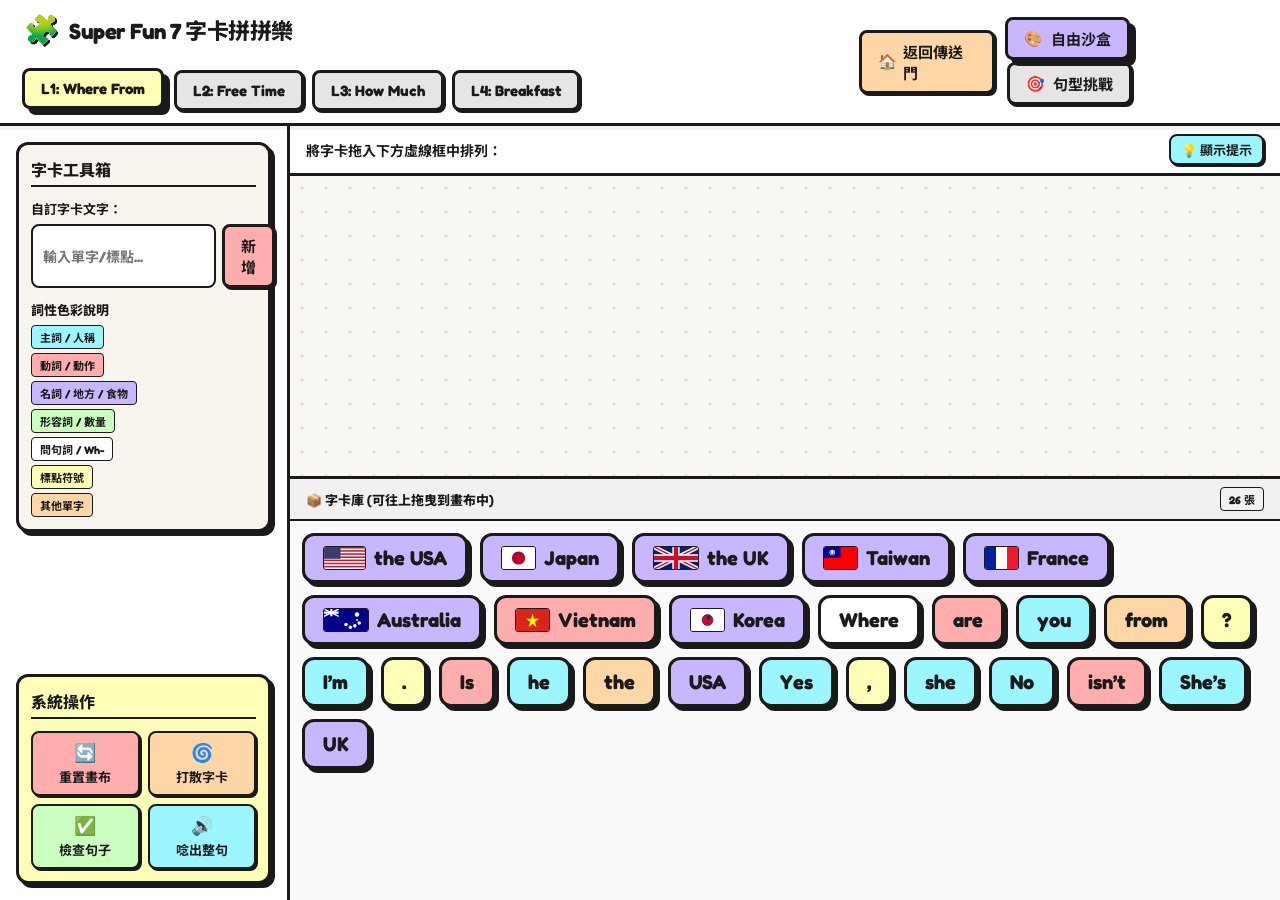
<file: interactive learning/Super Fun 7/puzzles/index.html>
<!DOCTYPE html>
<html lang="zh-Hant">
<head>
  <meta charset="UTF-8">
  <meta name="viewport" content="width=device-width, initial-scale=1.0">
  <title>Super Fun 7 互動拼句字卡大屏</title>
  <!-- Google Fonts: Fredoka for rounded English, Noto Sans TC for Chinese -->
  <link rel="preconnect" href="https://fonts.googleapis.com">
  <link rel="preconnect" href="https://fonts.gstatic.com" crossorigin>
  <link href="https://fonts.googleapis.com/css2?family=Fredoka:wght@300..700&family=Noto+Sans+TC:wght@400..900&display=swap" rel="stylesheet">
  <style>
/* === CSS Variables & Neobrutalism Themes === */
:root {
  --bg-color: #F8F5EE;          /* Warm cream chalkboard/desk background */
  --workspace-grid: #E8E2D5;     /* Grid line color for notebook paper feel */
  --text-color: #1A1A1A;
  --border-color: #1A1A1A;
  --border-width: 3px;
  --border-width-sm: 2px;
  
  /* Neobrutalism Color Palette */
  --color-primary: #FFADAD;     /* Pastel Red/Pink */
  --color-success: #CAFFBF;     /* Pastel Green */
  --color-warning: #FFD6A5;     /* Pastel Orange */
  --color-info: #9BF6FF;        /* Pastel Blue */
  --color-purple: #C8B6FF;      /* Pastel Purple */
  --color-yellow: #FDFFB6;      /* Pastel Yellow */
  --color-white: #FFFFFF;
  --color-grey: #E5E5E5;
  
  --shadow-offset: 6px;
  --shadow-offset-active: 2px;
  --shadow-offset-card: 4px;
  --shadow-offset-card-drag: 8px;
  
  --transition-fast: 0.15s cubic-bezier(0.175, 0.885, 0.32, 1.275);
}

/* === Global Reset === */
* {
  box-sizing: border-box;
  margin: 0;
  padding: 0;
  font-family: 'Fredoka', 'Noto Sans TC', sans-serif;
  user-select: none;
  -webkit-user-select: none;
  -webkit-tap-highlight-color: transparent;
}

body {
  background-color: var(--bg-color);
  color: var(--text-color);
  min-height: 100vh;
  display: flex;
  flex-direction: column;
  overflow: hidden; /* App works as a single-viewport dashboard */
}

/* === Canvas for Confetti === */
#confetti-canvas {
  position: fixed;
  top: 0;
  left: 0;
  width: 100vw;
  height: 100vh;
  pointer-events: none;
  z-index: 2000;
}

/* === Background Decorations === */
.bg-decor {
  position: fixed;
  pointer-events: none;
  z-index: -1;
  opacity: 0.15;
  width: 100px;
  height: 100px;
  fill: var(--color-purple);
}
.star-top-left {
  top: 10%;
  left: 5%;
  transform: rotate(-15deg);
}
.star-bottom-right {
  bottom: 10%;
  right: 5%;
  transform: rotate(35deg);
  fill: var(--color-warning);
}

/* === Header Styles === */
header {
  background-color: var(--color-white);
  border-bottom: var(--border-width) solid var(--border-color);
  padding: 12px 24px;
  display: flex;
  justify-content: space-between;
  align-items: center;
  z-index: 100;
  box-shadow: 0 4px 0px rgba(0,0,0,0.05);
}

.header-left {
  display: flex;
  align-items: center;
  gap: 24px;
  flex-wrap: wrap;
}

.logo {
  display: flex;
  align-items: center;
  gap: 10px;
}

.logo-emoji {
  font-size: 28px;
  filter: drop-shadow(2px 2px 0px var(--border-color));
}

.logo h1 {
  font-size: 22px;
  font-weight: 800;
  letter-spacing: -0.5px;
}

.lesson-selector {
  display: flex;
  gap: 8px;
}

/* === Neobrutalism Button Style === */
.btn {
  background-color: var(--color-white);
  color: var(--text-color);
  border: var(--border-width) solid var(--border-color);
  padding: 8px 16px;
  font-size: 15px;
  font-weight: 700;
  border-radius: 8px;
  cursor: pointer;
  display: inline-flex;
  align-items: center;
  justify-content: center;
  gap: 8px;
  box-shadow: var(--shadow-offset-active) var(--shadow-offset-active) 0px var(--border-color);
  transition: transform 0.1s ease, box-shadow 0.1s ease;
  outline: none;
}

.btn:hover {
  transform: translate(-2px, -2px);
  box-shadow: var(--shadow-offset) var(--shadow-offset) 0px var(--border-color);
}

.btn:active {
  transform: translate(0px, 0px);
  box-shadow: var(--shadow-offset-active) var(--shadow-offset-active) 0px var(--border-color);
}

.btn-sm {
  padding: 4px 10px;
  font-size: 13px;
  border-width: var(--border-width-sm);
}

/* Button variants */
.btn-lesson {
  background-color: var(--color-grey);
}
.btn-lesson.active {
  background-color: var(--color-yellow);
  transform: translate(-2px, -2px);
  box-shadow: var(--shadow-offset) var(--shadow-offset) 0px var(--border-color);
}

.btn-mode {
  background-color: var(--color-grey);
}
.btn-mode.active {
  background-color: var(--color-purple);
  transform: translate(-2px, -2px);
  box-shadow: var(--shadow-offset) var(--shadow-offset) 0px var(--border-color);
}

.btn-primary {
  background-color: var(--color-primary);
}
.btn-success {
  background-color: var(--color-success);
}
.btn-warning {
  background-color: var(--color-warning);
}
.btn-info {
  background-color: var(--color-info);
}
.btn-danger {
  background-color: var(--color-primary); /* Use pink/red for danger */
}

/* === Layout Grid === */
main {
  flex: 1;
  display: flex;
  overflow: hidden;
  height: calc(100vh - 75px);
}

/* === Aside control panel === */
#control-panel {
  width: 290px;
  background-color: var(--color-white);
  border-right: var(--border-width) solid var(--border-color);
  display: flex;
  flex-direction: column;
  overflow-y: auto;
  padding: 16px;
  gap: 16px;
}

.panel-section {
  border: var(--border-width) solid var(--border-color);
  border-radius: 12px;
  padding: 12px;
  background-color: var(--bg-color);
  box-shadow: 4px 4px 0px var(--border-color);
}

.panel-section h2 {
  font-size: 16px;
  font-weight: 800;
  margin-bottom: 12px;
  border-bottom: 2px solid var(--border-color);
  padding-bottom: 4px;
}

.panel-section.hidden {
  display: none !important;
}

/* Sentence puzzle mode list */
.sentence-list {
  display: flex;
  flex-direction: column;
  gap: 8px;
  max-height: 200px;
  overflow-y: auto;
  padding-right: 4px;
}

.btn-sentence-select {
  text-align: left;
  font-size: 13px;
  padding: 6px 10px;
  border-width: var(--border-width-sm);
  background-color: var(--color-white);
  white-space: nowrap;
  overflow: hidden;
  text-overflow: ellipsis;
  width: 100%;
}
.btn-sentence-select.active {
  background-color: var(--color-info);
  border-color: var(--border-color);
}

.target-translation-box {
  margin-top: 12px;
  background-color: var(--color-white);
  border: var(--border-width-sm) solid var(--border-color);
  border-radius: 8px;
  padding: 8px;
}

.target-translation-box .label {
  font-size: 11px;
  font-weight: 700;
  color: #666;
}

.translation-text {
  font-size: 14px;
  font-weight: 700;
  margin-top: 4px;
  line-height: 1.4;
}

/* Sandbox card generator */
.tool-group {
  display: flex;
  flex-direction: column;
  gap: 6px;
}

.tool-group label {
  font-size: 13px;
  font-weight: 700;
}

.input-row {
  display: flex;
  gap: 6px;
}

.input-row input {
  flex: 1;
  border: var(--border-width-sm) solid var(--border-color);
  border-radius: 8px;
  padding: 6px 10px;
  font-size: 14px;
  font-weight: 700;
  outline: none;
  background-color: var(--color-white);
}

.input-row input:focus {
  border-color: var(--color-purple);
  box-shadow: 2px 2px 0 var(--border-color);
}

/* Badge lists for parts of speech */
.parts-of-speech-guide {
  margin-top: 12px;
}

.parts-of-speech-guide h3 {
  font-size: 13px;
  font-weight: 800;
  margin-bottom: 6px;
}

.pos-list {
  list-style: none;
  display: flex;
  flex-direction: column;
  gap: 4px;
}

.badge {
  display: inline-block;
  padding: 3px 8px;
  font-size: 11px;
  font-weight: 700;
  border-radius: 4px;
  border: 1px solid var(--border-color);
}

.pos-subject { background-color: var(--color-info); }
.pos-verb { background-color: var(--color-primary); }
.pos-noun { background-color: var(--color-purple); }
.pos-adjective { background-color: var(--color-success); }
.pos-wh { background-color: var(--color-white); }
.pos-punctuation { background-color: var(--color-yellow); }
.pos-other { background-color: var(--color-warning); }

/* System action buttons */
.actions-section {
  margin-top: auto; /* Push actions to the bottom of the sidebar */
  background-color: var(--color-yellow);
}

.actions-grid {
  display: grid;
  grid-template-columns: 1fr 1fr;
  gap: 8px;
}

.btn-action {
  font-size: 13px;
  padding: 8px 4px;
  border-width: var(--border-width-sm);
  display: flex;
  flex-direction: column;
  gap: 4px;
  box-shadow: 2px 2px 0px var(--border-color);
}

.btn-action span {
  font-size: 18px;
}

/* === Game Container === */
#game-container {
  flex: 1;
  display: flex;
  flex-direction: column;
  overflow: hidden;
  position: relative;
  background-color: #F0EDE4;
}

/* Guidance bar */
#puzzle-guidance-bar {
  background-color: var(--color-white);
  border-bottom: var(--border-width) solid var(--border-color);
  padding: 8px 16px;
  display: flex;
  align-items: center;
  justify-content: space-between;
  font-weight: 700;
  font-size: 14px;
}

/* Workspace Canvas */
#workspace {
  height: 300px;
  position: relative;
  overflow: hidden;
  background-color: #FAF8F5;
  background-image: radial-gradient(var(--workspace-grid) 2px, transparent 2px);
  background-size: 24px 24px;
  padding: 16px;
}

/* Puzzle mode slot highlights */
#puzzle-slots-container {
  position: absolute;
  top: 40px;
  left: 50%;
  transform: translateX(-50%);
  display: flex;
  flex-wrap: wrap;
  justify-content: center;
  gap: 16px;
  width: 90%;
  max-width: 1000px;
  pointer-events: none;
  z-index: 1;
}

.puzzle-slot {
  height: 60px;
  min-width: 80px;
  border: var(--border-width-sm) dashed #A09E95;
  border-radius: 8px;
  background-color: rgba(255, 255, 255, 0.4);
  display: flex;
  align-items: center;
  justify-content: center;
  color: #A09E95;
  font-size: 11px;
  font-weight: 700;
  transition: all 0.2s ease;
}

.puzzle-slot.active-hover {
  background-color: rgba(202, 255, 191, 0.3);
  border-color: var(--border-color);
}

/* === Card Styles === */
.word-card {
  display: inline-flex;
  align-items: center;
  justify-content: center;
  gap: 8px;
  padding: 10px 18px;
  background-color: var(--color-white);
  border: var(--border-width) solid var(--border-color);
  border-radius: 12px;
  font-size: 20px;
  font-weight: 700;
  color: var(--text-color);
  box-shadow: var(--shadow-offset-card) var(--shadow-offset-card) 0px var(--border-color);
  cursor: grab;
  transition: transform var(--transition-fast), box-shadow var(--transition-fast);
  touch-action: none; /* Crucial for Pointer Events to bypass default gestures */
  z-index: 5;
}

.word-card:hover {
  transform: translateY(-2px);
  box-shadow: 6px 6px 0px var(--border-color);
}

/* Draggable states inside sandbox */
.word-card.absolute {
  position: absolute;
  margin: 0;
}

.word-card.dragging {
  cursor: grabbing;
  z-index: 999 !important;
  transform: scale(1.08) rotate(-2deg);
  box-shadow: var(--shadow-offset-card-drag) var(--shadow-offset-card-drag) 0px var(--border-color);
  opacity: 0.95;
  transition: none; /* No transition during active pointer movement */
}

/* Card Categories */
.word-card.pos-subject { background-color: var(--color-info); }
.word-card.pos-verb { background-color: var(--color-primary); }
.word-card.pos-noun { background-color: var(--color-purple); }
.word-card.pos-adjective { background-color: var(--color-success); }
.word-card.pos-wh { background-color: var(--color-white); }
.word-card.pos-punctuation { background-color: var(--color-yellow); }
.word-card.pos-other { background-color: var(--color-warning); }

/* Flags styled in cards */
.card-flag-svg {
  display: inline-block;
  vertical-align: middle;
  height: 24px;
  width: auto;
}

/* Card Close Button (only for custom cards) */
.card-close {
  display: inline-flex;
  align-items: center;
  justify-content: center;
  width: 16px;
  height: 16px;
  border-radius: 50%;
  background-color: var(--color-white);
  border: 1px solid var(--border-color);
  font-size: 9px;
  color: var(--text-color);
  margin-left: 6px;
  cursor: pointer;
}
.card-close:hover {
  background-color: var(--color-primary);
}

/* === Bottom Card Tray === */
#card-tray {
  background-color: var(--color-white);
  border-top: var(--border-width) solid var(--border-color);
  flex: 1;
  display: flex;
  flex-direction: column;
  z-index: 10;
}

.tray-title {
  padding: 8px 16px;
  font-size: 13px;
  font-weight: 800;
  border-bottom: 2px solid var(--border-color);
  display: flex;
  justify-content: space-between;
  align-items: center;
  background-color: #F1F1F1;
}

.tray-grid {
  flex: 1;
  padding: 12px;
  display: flex;
  align-content: flex-start;
  flex-wrap: wrap;
  gap: 12px;
  overflow-y: auto;
  background-color: #FAFAFA;
}

/* Empty drawer text placeholder */
.tray-empty-placeholder {
  width: 100%;
  height: 100%;
  display: flex;
  align-items: center;
  justify-content: center;
  color: #888;
  font-size: 14px;
  font-style: italic;
  font-weight: 700;
}

/* === Animations === */
@keyframes shake {
  0%, 100% { transform: translateX(0); }
  20%, 60% { transform: translateX(-6px); }
  40%, 80% { transform: translateX(6px); }
}

.shake-animation {
  animation: shake 0.4s ease-in-out;
}

@keyframes bounce {
  0%, 100% { transform: translateY(0); }
  50% { transform: translateY(-15px) scale(1.05); }
}

.bounce-animation {
  animation: bounce 0.6s cubic-bezier(0.175, 0.885, 0.32, 1.275);
}

.success-glow {
  box-shadow: 0 0 15px rgba(202, 255, 191, 0.8);
  border-color: #2b7a1a !important;
}

/* Responsive fixes for tablet/smaller screens */
@media (max-width: 900px) {
  main {
    flex-direction: column;
    height: auto;
    overflow: visible;
  }
  
  #control-panel {
    width: 100%;
    height: auto;
    border-right: none;
    border-bottom: var(--border-width) solid var(--border-color);
  }
  
  #game-container {
    height: 600px;
  }
  
  .header-left {
    gap: 12px;
  }
}

</style>
</head>
<body>
  <!-- Canvas for confetti celebrations -->
  <canvas id="confetti-canvas"></canvas>

  <!-- SVG Background decorations (Stars, Circles) to give a Neobrutalism vibe -->
  <svg class="bg-decor star-top-left" viewBox="0 0 24 24">
    <path d="M12,2L14.8,8.2L21.5,8.8L16.4,13.2L18,19.8L12,16.2L6,19.8L7.6,13.2L2.5,8.8L9.2,8.2L12,2Z"/>
  </svg>
  <svg class="bg-decor star-bottom-right" viewBox="0 0 24 24">
    <path d="M12,2L14.8,8.2L21.5,8.8L16.4,13.2L18,19.8L12,16.2L6,19.8L7.6,13.2L2.5,8.8L9.2,8.2L12,2Z"/>
  </svg>

  <header>
    <div class="header-left">
      <div class="logo">
        <span class="logo-emoji">🧩</span>
        <h1>Super Fun 7 字卡拼拼樂</h1>
      </div>
      <div class="lesson-selector">
        <button class="btn btn-lesson active" data-lesson="1">L1: Where From</button>
        <button class="btn btn-lesson" data-lesson="2">L2: Free Time</button>
        <button class="btn btn-lesson" data-lesson="3">L3: How Much</button>
        <button class="btn btn-lesson" data-lesson="4">L4: Breakfast</button>
      </div>
    </div>
    <div class="header-right" style="display: flex; gap: 12px; align-items: center;">
      <a href="../index.html" class="btn btn-mode" style="text-decoration: none; background-color: var(--color-warning); color: var(--text-color); display: inline-flex; align-items: center; gap: 6px;">
        <span class="btn-icon">🏠</span>返回傳送門
      </a>
      <div class="mode-toggle">
        <button class="btn btn-mode active" id="btn-mode-sandbox">
          <span class="btn-icon">🎨</span>自由沙盒
        </button>
        <button class="btn btn-mode" id="btn-mode-puzzle">
          <span class="btn-icon">🎯</span>句型挑戰
        </button>
      </div>
    </div>
  </header>

  <main>
    <!-- Left panel for puzzle navigation or custom card tools -->
    <aside id="control-panel">
      <!-- Sentence Puzzle Mode Sub-panel -->
      <div id="puzzle-menu" class="panel-section hidden">
        <h2>選擇挑戰句型</h2>
        <div class="sentence-list" id="sentence-buttons-container">
          <!-- Dynamically populated -->
        </div>
        <div class="target-translation-box">
          <div class="label">中文提示：</div>
          <div id="target-translation" class="translation-text">請選擇一個句子開始挑戰！</div>
        </div>
      </div>

      <!-- Sandbox Mode Sub-panel -->
      <div id="sandbox-menu" class="panel-section">
        <h2>字卡工具箱</h2>
        <div class="tool-group">
          <label for="custom-card-text">自訂字卡文字：</label>
          <div class="input-row">
            <input type="text" id="custom-card-text" placeholder="輸入單字/標點..." maxlength="30">
            <button class="btn btn-primary" id="btn-add-custom">新增</button>
          </div>
        </div>
        
        <div class="parts-of-speech-guide">
          <h3>詞性色彩說明</h3>
          <ul class="pos-list">
            <li><span class="badge pos-subject">主詞 / 人稱</span></li>
            <li><span class="badge pos-verb">動詞 / 動作</span></li>
            <li><span class="badge pos-noun">名詞 / 地方 / 食物</span></li>
            <li><span class="badge pos-adjective">形容詞 / 數量</span></li>
            <li><span class="badge pos-wh">問句詞 / Wh-</span></li>
            <li><span class="badge pos-punctuation">標點符號</span></li>
            <li><span class="badge pos-other">其他單字</span></li>
          </ul>
        </div>
      </div>

      <!-- System Actions -->
      <div class="panel-section actions-section">
        <h2>系統操作</h2>
        <div class="actions-grid">
          <button class="btn btn-action btn-danger" id="btn-reset">
            <span>🔄</span> 重置畫布
          </button>
          <button class="btn btn-action btn-warning" id="btn-scatter">
            <span>🌀</span> 打散字卡
          </button>
          <button class="btn btn-action btn-success" id="btn-check-puzzle">
            <span>✅</span> 檢查句子
          </button>
          <button class="btn btn-action btn-info" id="btn-speak-all">
            <span>🔊</span> 唸出整句
          </button>
        </div>
      </div>
    </aside>

    <!-- Main board area -->
    <section id="game-container">
      <!-- Target guidance for sentence building in Puzzle Mode -->
      <div id="puzzle-guidance-bar" class="hidden">
        <span class="guidance-title">將字卡拖入下方虛線框中排列：</span>
        <button class="btn btn-sm btn-info" id="btn-show-hint">💡 顯示提示</button>
      </div>

      <!-- The Sandbox Work Board -->
      <div id="workspace">
        <!-- Target slot area for puzzle alignment -->
        <div id="puzzle-slots-container" class="hidden">
          <!-- Dynamically sized target slot placeholders -->
        </div>

        <!-- Dynamic cards will be created here -->
        <div id="cards-container"></div>
      </div>

      <!-- The bottom card tray (drawer) -->
      <div id="card-tray">
        <div class="tray-title">
          <span>📦 字卡庫 (可往上拖曳到畫布中)</span>
          <span id="tray-count" class="badge">0 張</span>
        </div>
        <div id="tray-cards-container" class="tray-grid">
          <!-- Unused card pool -->
        </div>
      </div>
    </section>
  </main>

  <!-- Audio synthesizers logic inside app.js -->
  <script>
// === Course Data ===
const courseData = {
  1: {
    title: "Lesson 1: Where are you from?",
    words: [
      { text: "the USA", category: "noun", flag: "usa" },
      { text: "Japan", category: "noun", flag: "japan" },
      { text: "the UK", category: "noun", flag: "uk" },
      { text: "Taiwan", category: "noun", flag: "taiwan" },
      { text: "France", category: "noun", flag: "france" },
      { text: "Australia", category: "noun", flag: "australia" },
      { text: "Vietnam", category: "noun", flag: "vietnam" },
      { text: "Korea", category: "noun", flag: "korea" }
    ],
    sentences: [
      { english: "Where are you from?", chinese: "你來自哪裡？" },
      { english: "I’m from Taiwan.", chinese: "我來自台灣。" },
      { english: "Is he from the USA?", chinese: "他來自美國嗎？" },
      { english: "Yes, he is.", chinese: "是的，他是。" },
      { english: "Is she from France?", chinese: "她來自法國嗎？" },
      { english: "No, she isn’t.", chinese: "不，她不是。" },
      { english: "She’s from the UK.", chinese: "她來自英國。" }
    ]
  },
  2: {
    title: "Lesson 2: What do you like to do?",
    words: [
      { text: "play basketball", category: "verb" },
      { text: "watch TV", category: "verb" },
      { text: "play video games", category: "verb" },
      { text: "go shopping", category: "verb" },
      { text: "ride a bike", category: "verb" },
      { text: "go camping", category: "verb" },
      { text: "visit my friend", category: "verb" }
    ],
    sentences: [
      { english: "What do you like to do in your free time?", chinese: "你空閒時間喜歡做什麼？" },
      { english: "I like to ride a bike.", chinese: "我喜歡騎腳踏車。" },
      { english: "What does he like to do in his free time?", chinese: "他空閒時間喜歡做什麼？" },
      { english: "He likes to go camping.", chinese: "他喜歡去露營。" }
    ]
  },
  3: {
    title: "Lesson 3: How much is it?",
    words: [
      { text: "eggs", category: "noun" },
      { text: "sandwiches", category: "noun" },
      { text: "oranges", category: "noun" },
      { text: "strawberries", category: "noun" },
      { text: "watermelons", category: "noun" },
      { text: "cookies", category: "noun" },
      { text: "hamburgers", category: "noun" },
      { text: "hot dogs", category: "noun" },
      { text: "how many", category: "wh" },
      { text: "need", category: "verb" },
      { text: "how much", category: "wh" },
      { text: "dollar", category: "noun" },
      { text: "hundred", category: "adjective" }
    ],
    sentences: [
      { english: "How many eggs do you need?", chinese: "你需要多少顆蛋？" },
      { english: "I need ten eggs.", chinese: "我需要十顆蛋。" },
      { english: "How much is the hot dog?", chinese: "這熱狗多少錢？" },
      { english: "It’s fifty dollars.", chinese: "它五十元。" },
      { english: "How much are the cookies?", chinese: "這些餅乾多少錢？" },
      { english: "They’re one hundred dollars.", chinese: "它們一百元。" }
    ]
  },
  4: {
    title: "Lesson 4: What would you like?",
    words: [
      { text: "breakfast", category: "noun" },
      { text: "dinner", category: "noun" },
      { text: "lunch", category: "noun" },
      { text: "rice", category: "noun" },
      { text: "bread", category: "noun" },
      { text: "soup", category: "noun" },
      { text: "chicken", category: "noun" },
      { text: "noodles", category: "noun" },
      { text: "would like", category: "verb" }
    ],
    sentences: [
      { english: "What would you like for breakfast?", chinese: "你早餐想要吃什麼？" },
      { english: "I would like some bread.", chinese: "我想要一些麵包。" },
      { english: "Would you like some rice for lunch?", chinese: "你午餐想要吃一些飯嗎？" },
      { english: "Yes, please.", chinese: "好的，麻煩了。" },
      { english: "No, thank you.", chinese: "不，謝謝你。" }
    ]
  }
};

// === Country flag SVGs (Windows-safe inline SVGs) ===
const flagSVGs = {
  taiwan: `<svg class="card-flag-svg" viewBox="0 0 30 20" width="30" height="20" style="border:1px solid #1A1A1A; border-radius:3px;"><rect width="30" height="20" fill="#F00"/><rect width="15" height="10" fill="#009"/><circle cx="7.5" cy="5" r="2.5" fill="#FFF"/><circle cx="7.5" cy="5" r="2" fill="#009"/><polygon points="7.5,2 7.8,3.5 9.3,3 8.3,4.2 9.7,4.7 8.2,5.2 9,6.5 7.7,5.8 7.5,7.3 7.3,5.8 6,6.5 6.8,5.2 5.3,4.7 6.7,4.2 5.7,3 7.2,3.5" fill="#FFF"/></svg>`,
  usa: `<svg class="card-flag-svg" viewBox="0 0 26 14" width="30" height="16" style="border:1px solid #1A1A1A; border-radius:3px;"><rect width="26" height="14" fill="#B22234"/><rect width="26" height="1" y="1" fill="#fff"/><rect width="26" height="1" y="3" fill="#fff"/><rect width="26" height="1" y="5" fill="#fff"/><rect width="26" height="1" y="7" fill="#fff"/><rect width="26" height="1" y="9" fill="#fff"/><rect width="26" height="1" y="11" fill="#fff"/><rect width="26" height="1" y="13" fill="#fff"/><rect width="10.4" height="7.53" fill="#3C3B6E"/></svg>`,
  uk: `<svg class="card-flag-svg" viewBox="0 0 60 30" width="30" height="15" style="border:1px solid #1A1A1A; border-radius:3px;"><rect width="60" height="30" fill="#012169"/><path d="M0,0 L60,30 M60,0 L0,30" stroke="#fff" stroke-width="6"/><path d="M0,0 L60,30 M60,0 L0,30" stroke="#C8102E" stroke-width="2"/><path d="M30,0 L30,30 M0,15 L60,15" stroke="#fff" stroke-width="10"/><path d="M30,0 L30,30 M0,15 L60,15" stroke="#C8102E" stroke-width="6"/></svg>`,
  japan: `<svg class="card-flag-svg" viewBox="0 0 30 20" width="30" height="20" style="border:1px solid #1A1A1A; border-radius:3px;"><rect width="30" height="20" fill="#fff"/><circle cx="15" cy="10" r="6" fill="#bc002d"/></svg>`,
  france: `<svg class="card-flag-svg" viewBox="0 0 30 20" width="30" height="20" style="border:1px solid #1A1A1A; border-radius:3px;"><rect width="10" height="20" fill="#00209f"/><rect x="10" width="10" height="20" fill="#fff"/><rect x="20" width="10" height="20" fill="#f31830"/></svg>`,
  australia: `<svg class="card-flag-svg" viewBox="0 0 30 15" width="30" height="15" style="border:1px solid #1A1A1A; border-radius:3px;"><rect width="30" height="15" fill="#00008b"/><path d="M0,0 L10,5 M10,0 L0,5" stroke="#fff" stroke-width="1"/><path d="M5,0 L5,5 M0,2.5 L10,2.5" stroke="#fff" stroke-width="1.5"/><circle cx="22.5" cy="3.75" r="1.5" fill="#fff"/><circle cx="15" cy="10.5" r="1.2" fill="#fff"/><circle cx="18" cy="12.5" r="1.2" fill="#fff"/><circle cx="21" cy="11.5" r="1.2" fill="#fff"/><circle cx="24" cy="9.5" r="1.2" fill="#fff"/><circle cx="22.5" cy="7.5" r="0.6" fill="#fff"/></svg>`,
  vietnam: `<svg class="card-flag-svg" viewBox="0 0 30 20" width="30" height="20" style="border:1px solid #1A1A1A; border-radius:3px;"><rect width="30" height="20" fill="#da251d"/><polygon points="15,4 16.2,8.8 21,8.8 17.1,11.7 18.6,16.5 15,13.5 11.4,16.5 12.9,11.7 9,8.8 13.8,8.8" fill="#ffff00"/></svg>`,
  korea: `<svg class="card-flag-svg" viewBox="0 0 30 20" width="30" height="20" style="border:1px solid #1A1A1A; border-radius:3px;"><rect width="30" height="20" fill="#fff"/><circle cx="15" cy="10" r="5" fill="#c60c30"/><path d="M15,10 A5,5 0 0,1 15,5 A2.5,2.5 0 0,1 15,10" fill="#003478"/><circle cx="15" cy="10" r="5" stroke="#1A1A1A" stroke-width="0.5" fill="none"/></svg>`
};

// === Synthesized Web Audio Sound FX ===
const AudioContext = window.AudioContext || window.webkitAudioContext;
let audioCtx = null;

function getAudioCtx() {
  if (!audioCtx) {
    audioCtx = new AudioContext();
  }
  if (audioCtx.state === 'suspended') {
    audioCtx.resume();
  }
  return audioCtx;
}

const SoundEffects = {
  playClick() {
    try {
      const ctx = getAudioCtx();
      const osc = ctx.createOscillator();
      const gain = ctx.createGain();
      osc.connect(gain);
      gain.connect(ctx.destination);
      
      osc.type = 'sine';
      osc.frequency.setValueAtTime(600, ctx.currentTime);
      osc.frequency.exponentialRampToValueAtTime(150, ctx.currentTime + 0.08);
      
      gain.gain.setValueAtTime(0.2, ctx.currentTime);
      gain.gain.linearRampToValueAtTime(0.01, ctx.currentTime + 0.08);
      
      osc.start();
      osc.stop(ctx.currentTime + 0.08);
    } catch (e) { console.error(e); }
  },
  playSnap() {
    try {
      const ctx = getAudioCtx();
      const osc = ctx.createOscillator();
      const gain = ctx.createGain();
      osc.connect(gain);
      gain.connect(ctx.destination);
      
      osc.type = 'triangle';
      osc.frequency.setValueAtTime(350, ctx.currentTime);
      osc.frequency.exponentialRampToValueAtTime(750, ctx.currentTime + 0.06);
      
      gain.gain.setValueAtTime(0.3, ctx.currentTime);
      gain.gain.linearRampToValueAtTime(0.01, ctx.currentTime + 0.06);
      
      osc.start();
      osc.stop(ctx.currentTime + 0.06);
    } catch (e) { console.error(e); }
  },
  playSuccess() {
    try {
      const ctx = getAudioCtx();
      const now = ctx.currentTime;
      // Happy arpeggio: C4 -> E4 -> G4 -> C5
      const notes = [261.63, 329.63, 392.00, 523.25];
      notes.forEach((freq, idx) => {
        const osc = ctx.createOscillator();
        const gain = ctx.createGain();
        osc.connect(gain);
        gain.connect(ctx.destination);
        
        osc.type = 'sine';
        osc.frequency.setValueAtTime(freq, now + idx * 0.08);
        
        gain.gain.setValueAtTime(0, now);
        gain.gain.linearRampToValueAtTime(0.25, now + idx * 0.08 + 0.02);
        gain.gain.linearRampToValueAtTime(0, now + idx * 0.08 + 0.22);
        
        osc.start(now + idx * 0.08);
        osc.stop(now + idx * 0.08 + 0.25);
      });
    } catch (e) { console.error(e); }
  },
  playError() {
    try {
      const ctx = getAudioCtx();
      const osc = ctx.createOscillator();
      const gain = ctx.createGain();
      osc.connect(gain);
      gain.connect(ctx.destination);
      
      osc.type = 'sawtooth';
      osc.frequency.setValueAtTime(120, ctx.currentTime);
      osc.frequency.linearRampToValueAtTime(90, ctx.currentTime + 0.25);
      
      gain.gain.setValueAtTime(0.2, ctx.currentTime);
      gain.gain.linearRampToValueAtTime(0, ctx.currentTime + 0.25);
      
      osc.start();
      osc.stop(ctx.currentTime + 0.25);
    } catch (e) { console.error(e); }
  }
};

// === Lightweight Confetti System ===
let confettiParticles = [];
let confettiAnimationFrame = null;

function burstConfetti() {
  const canvas = document.getElementById('confetti-canvas');
  const ctx = canvas.getContext('2d');
  
  canvas.width = window.innerWidth;
  canvas.height = window.innerHeight;
  
  // Cancel previous loop
  if (confettiAnimationFrame) {
    cancelAnimationFrame(confettiAnimationFrame);
  }
  
  confettiParticles = [];
  const colors = ['#FFADAD', '#FFD6A5', '#FDFFB6', '#CAFFBF', '#9BF6FF', '#C8B6FF', '#A8E6CF'];
  
  for (let i = 0; i < 90; i++) {
    confettiParticles.push({
      x: canvas.width / 2 + (Math.random() * 200 - 100),
      y: canvas.height * 0.6 + (Math.random() * 100 - 50),
      size: Math.random() * 8 + 6,
      color: colors[Math.floor(Math.random() * colors.length)],
      speedY: -(Math.random() * 8 + 7), // shoot upwards
      speedX: Math.random() * 10 - 5,
      gravity: 0.25,
      rotation: Math.random() * 360,
      rotationSpeed: Math.random() * 10 - 5,
      opacity: 1
    });
  }
  
  function updateConfetti() {
    ctx.clearRect(0, 0, canvas.width, canvas.height);
    let remaining = false;
    
    confettiParticles.forEach(p => {
      p.speedY += p.gravity;
      p.y += p.speedY;
      p.x += p.speedX;
      p.rotation += p.rotationSpeed;
      
      if (p.y < canvas.height && p.opacity > 0) {
        remaining = true;
        ctx.save();
        ctx.translate(p.x, p.y);
        ctx.rotate(p.rotation * Math.PI / 180);
        ctx.fillStyle = p.color;
        ctx.fillRect(-p.size/2, -p.size/2, p.size, p.size);
        ctx.restore();
      }
    });
    
    if (remaining) {
      confettiAnimationFrame = requestAnimationFrame(updateConfetti);
    } else {
      ctx.clearRect(0, 0, canvas.width, canvas.height);
    }
  }
  
  updateConfetti();
}

// === Speech Synthesis wrapper ===
function speakText(text) {
  if (!('speechSynthesis' in window)) return;
  window.speechSynthesis.cancel();
  
  // Clean text slightly (remove trailing commas, periods)
  const cleanText = text.replace(/([.,?!])/g, ' $1').replace(/\s+/g, ' ').trim();
  const utterance = new SpeechSynthesisUtterance(cleanText);
  utterance.lang = 'en-US';
  
  // Try to find a nice English voice
  const voices = window.speechSynthesis.getVoices();
  const enVoice = voices.find(v => v.lang.includes('en-US') && v.name.includes('Google')) ||
                  voices.find(v => v.lang.includes('en-US')) ||
                  voices.find(v => v.lang.startsWith('en'));
  if (enVoice) {
    utterance.voice = enVoice;
  }
  
  utterance.rate = 0.85; // Slightly slower for language learners
  window.speechSynthesis.speak(utterance);
}

// Ensure voices are loaded
if ('speechSynthesis' in window) {
  window.speechSynthesis.getVoices();
  window.speechSynthesis.onvoiceschanged = () => window.speechSynthesis.getVoices();
}

// === Grammar category finder ===
function getPOSCategory(word) {
  // Standardize curly apostrophe to normal single quote for matching
  const clean = word.toLowerCase().trim().replace(/[.,?!，。？]/g, '').replace(/’/g, "'");
  if (!clean) return 'punctuation';
  
  const subjects = ['i', 'you', 'he', 'she', 'it', 'we', 'they', "i'm", "she's", "he's", "it's", "they're", "yes", "no"];
  const whWords = ['where', 'what', 'how', 'how many', 'how much'];
  const verbs = ['are', 'am', 'is', 'do', 'does', 'like', 'likes', 'need', 'needs', 'would', 'play', 'watch', 'go', 'ride', 'visit', 'would like', "isn't"];
  const adjectives = ['ten', 'fifty', 'one', 'hundred', 'some', 'many', 'much', 'free', 'my'];
  const nouns = [
    'taiwan', 'usa', 'uk', 'japan', 'france', 'australia', 'vietnam', 'korea', 'the usa', 'the uk',
    'eggs', 'sandwiches', 'oranges', 'strawberries', 'watermelons', 'cookies', 'hamburgers', 'hot dogs',
    'rice', 'bread', 'soup', 'chicken', 'noodles', 'breakfast', 'lunch', 'dinner',
    'dollar', 'dollars', 'friend', 'time', 'tv', 'bike', 'camping', 'shopping', 'basketball', 'games', 'video games'
  ];
  const other = ['from', 'to', 'in', 'for', 'thank', 'please', 'thanks', 'a', 'the', 'some'];
  
  if (subjects.includes(clean)) return 'subject';
  if (whWords.includes(clean)) return 'wh';
  if (verbs.some(v => clean.includes(v) || v.includes(clean))) return 'verb';
  if (nouns.includes(clean)) return 'noun';
  if (adjectives.includes(clean)) return 'adjective';
  if (other.includes(clean)) return 'other';
  return 'other';
}

// === Core Card App Code ===
class WordCardsApp {
  constructor() {
    this.currentLesson = 1;
    this.currentMode = 'sandbox'; // 'sandbox' or 'puzzle'
    this.activeDragCard = null;
    this.dragOffset = { x: 0, y: 0 };
    
    // Puzzle state
    this.currentPuzzleIndex = null;
    this.puzzleTokens = []; // Target order of strings
    
    // DOM Elements
    this.workspace = document.getElementById('workspace');
    this.cardsContainer = document.getElementById('cards-container');
    this.trayCardsContainer = document.getElementById('tray-cards-container');
    this.puzzleSlotsContainer = document.getElementById('puzzle-slots-container');
    this.puzzleGuidanceBar = document.getElementById('puzzle-guidance-bar');
    this.sentenceListContainer = document.getElementById('sentence-buttons-container');
    
    // Bind Event Listeners
    this.initEventListeners();
    
    // Load default Lesson
    this.loadLesson(1);
    
    // Prevent iPad elastic page scrolling while actively dragging cards
    document.addEventListener('touchmove', (e) => {
      if (this.activeDragCard) {
        e.preventDefault();
      }
    }, { passive: false });
  }
  
  initEventListeners() {
    // Lesson switching
    document.querySelectorAll('.btn-lesson').forEach(btn => {
      btn.addEventListener('click', (e) => {
        document.querySelectorAll('.btn-lesson').forEach(b => b.classList.remove('active'));
        e.currentTarget.classList.add('active');
        this.loadLesson(parseInt(e.currentTarget.dataset.lesson));
      });
    });
    
    // Mode switching
    const btnSandbox = document.getElementById('btn-mode-sandbox');
    const btnPuzzle = document.getElementById('btn-mode-puzzle');
    
    btnSandbox.addEventListener('click', () => {
      btnSandbox.classList.add('active');
      btnPuzzle.classList.remove('active');
      this.switchMode('sandbox');
    });
    
    btnPuzzle.addEventListener('click', () => {
      btnPuzzle.classList.add('active');
      btnSandbox.classList.remove('active');
      this.switchMode('puzzle');
    });
    
    // Action panel
    document.getElementById('btn-reset').addEventListener('click', () => this.resetCanvas());
    document.getElementById('btn-scatter').addEventListener('click', () => this.scatterCardsInWorkspace());
    document.getElementById('btn-check-puzzle').addEventListener('click', () => this.checkPuzzle());
    document.getElementById('btn-speak-all').addEventListener('click', () => this.speakSentenceFromWorkspace());
    document.getElementById('btn-show-hint').addEventListener('click', () => this.showHint());
    
    // Custom Card tool
    document.getElementById('btn-add-custom').addEventListener('click', () => this.addCustomCard());
    document.getElementById('custom-card-text').addEventListener('keydown', (e) => {
      if (e.key === 'Enter') this.addCustomCard();
    });
    
    // Workspace Resize listener to prevent cards going offscreen
    window.addEventListener('resize', () => {
      this.boundaryCheckAllCards();
    });
  }
  
  loadLesson(lessonNum) {
    this.currentLesson = lessonNum;
    this.currentPuzzleIndex = null;
    
    // Re-populate left sidebar puzzle sentences
    this.sentenceListContainer.innerHTML = '';
    const lesson = courseData[this.currentLesson];
    
    lesson.sentences.forEach((sentenceObj, idx) => {
      const btn = document.createElement('button');
      btn.className = 'btn btn-sentence-select';
      btn.innerText = sentenceObj.english;
      btn.title = sentenceObj.english;
      btn.addEventListener('click', () => this.loadPuzzle(idx));
      this.sentenceListContainer.appendChild(btn);
    });
    
    // Update translation preview
    document.getElementById('target-translation').innerText = '請選擇一個句子開始挑戰！';
    
    // Reload cards for the current mode
    this.resetCanvas();
  }
  
  switchMode(mode) {
    this.currentMode = mode;
    
    const puzzleMenu = document.getElementById('puzzle-menu');
    const sandboxMenu = document.getElementById('sandbox-menu');
    const checkBtn = document.getElementById('btn-check-puzzle');
    
    if (mode === 'puzzle') {
      puzzleMenu.classList.remove('hidden');
      sandboxMenu.classList.add('hidden');
      checkBtn.classList.remove('hidden');
      this.puzzleGuidanceBar.classList.remove('hidden');
      this.puzzleSlotsContainer.classList.remove('hidden');
      
      // Auto-load first sentence of the lesson in puzzle mode
      this.loadPuzzle(0);
    } else {
      puzzleMenu.classList.add('hidden');
      sandboxMenu.classList.remove('hidden');
      checkBtn.classList.add('hidden');
      this.puzzleGuidanceBar.classList.add('hidden');
      this.puzzleSlotsContainer.classList.add('hidden');
      
      this.resetCanvas();
    }
  }
  
  resetCanvas() {
    this.cardsContainer.innerHTML = '';
    this.trayCardsContainer.innerHTML = '';
    this.puzzleSlotsContainer.innerHTML = '';
    
    const lesson = courseData[this.currentLesson];
    
    if (this.currentMode === 'sandbox') {
      // Sandbox mode: Spawn vocabulary cards and unique words from sentences into tray
      const wordCounts = {}; // word -> max frequency count in a single sentence
      
      // 1. Add direct words (at least frequency 1)
      lesson.words.forEach(w => {
        wordCounts[w.text] = 1;
      });
      
      // 2. Count tokens from sentences and keep the maximum single-sentence frequency
      lesson.sentences.forEach(s => {
        const tokens = this.tokenize(s.english);
        const sentenceFrequencies = {};
        
        tokens.forEach(t => {
          sentenceFrequencies[t] = (sentenceFrequencies[t] || 0) + 1;
        });
        
        for (const [token, count] of Object.entries(sentenceFrequencies)) {
          // Match case-insensitively with existing keys to merge frequency counts
          const existingKey = Object.keys(wordCounts).find(k => k.toLowerCase() === token.toLowerCase());
          if (existingKey) {
            wordCounts[existingKey] = Math.max(wordCounts[existingKey], count);
          } else {
            wordCounts[token] = count;
          }
        }
      });
      
      // Convert to card objects and create copies for frequencies > 1
      for (const [text, count] of Object.entries(wordCounts)) {
        const meta = lesson.words.find(w => w.text.toLowerCase() === text.toLowerCase());
        const category = getPOSCategory(text);
        const flag = meta ? meta.flag : null;
        
        for (let i = 0; i < count; i++) {
          this.createCard(text, category, flag, false);
        }
      }
      
      this.updateTrayCount();
    } else {
      // Puzzle mode: load selected puzzle sentence
      if (this.currentPuzzleIndex !== null) {
        this.loadPuzzle(this.currentPuzzleIndex);
      }
    }
  }
  
  loadPuzzle(idx) {
    this.currentPuzzleIndex = idx;
    
    // Highlight sidebar active sentence button
    const buttons = this.sentenceListContainer.querySelectorAll('.btn-sentence-select');
    buttons.forEach((btn, bIdx) => {
      if (bIdx === idx) btn.classList.add('active');
      else btn.classList.remove('active');
    });
    
    // Set target translation text
    const sentenceObj = courseData[this.currentLesson].sentences[idx];
    document.getElementById('target-translation').innerText = sentenceObj.chinese;
    
    // Clean canvas & slot containers
    this.cardsContainer.innerHTML = '';
    this.trayCardsContainer.innerHTML = '';
    this.puzzleSlotsContainer.innerHTML = '';
    
    // Tokenize target sentence
    const originalText = sentenceObj.english;
    this.puzzleTokens = this.tokenize(originalText);
    
    // Create empty target slot placeholders
    this.puzzleTokens.forEach((token, sIdx) => {
      const slot = document.createElement('div');
      slot.className = 'puzzle-slot';
      slot.dataset.slotIndex = sIdx;
      slot.innerText = `卡片 ${sIdx + 1}`;
      this.puzzleSlotsContainer.appendChild(slot);
    });
    
    // Shuffle puzzle cards and spawn into tray
    const shuffledTokens = [...this.puzzleTokens]
      .map((text, originalIndex) => ({ text, originalIndex }))
      .sort(() => Math.random() - 0.5);
    
    shuffledTokens.forEach(item => {
      // Find potential flag matching the token (e.g. Taiwan, France)
      const lessonWords = courseData[this.currentLesson].words;
      const meta = lessonWords.find(w => w.text.toLowerCase() === item.text.toLowerCase());
      const flag = meta ? meta.flag : null;
      
      this.createCard(item.text, getPOSCategory(item.text), flag, false);
    });
    
    this.updateTrayCount();
    SoundEffects.playClick();
  }
  
  tokenize(sentence) {
    // Splits words (including contractions with curly/straight apostrophes) and terminal punctuations (English and Chinese)
    // "Yes, he is." -> ['Yes', ',', 'he', 'is', '.']
    return sentence.match(/[\w'’]+|[.,?!，。？]/g) || [];
  }
  
  createCard(text, category, flagKey = null, isCustom = false) {
    const card = document.createElement('div');
    card.className = `word-card pos-${category}`;
    card.innerText = text;
    card.dataset.text = text;
    card.dataset.category = category;
    
    // Prepend custom SVG flag if flagKey is matched
    if (flagKey && flagSVGs[flagKey]) {
      card.innerHTML = flagSVGs[flagKey] + ` <span>${text}</span>`;
    }
    
    // Add close button if it is a custom card
    if (isCustom) {
      const closeBtn = document.createElement('span');
      closeBtn.className = 'card-close';
      closeBtn.innerHTML = '&times;';
      closeBtn.addEventListener('click', (e) => {
        e.stopPropagation();
        card.remove();
        this.updateTrayCount();
        SoundEffects.playClick();
      });
      card.appendChild(closeBtn);
    }
    
    // Mouse / Touch Event Drag handlers via pointer events
    card.addEventListener('pointerdown', (e) => this.onPointerDown(e, card));
    
    // Click speaks the text
    card.addEventListener('click', (e) => {
      // Only speak if not dragging
      if (!card.classList.contains('dragging')) {
        speakText(text);
      }
    });
    
    this.trayCardsContainer.appendChild(card);
    this.updateTrayCount();
    return card;
  }
  
  addCustomCard() {
    const input = document.getElementById('custom-card-text');
    const text = input.value.trim();
    if (!text) return;
    
    const category = getPOSCategory(text);
    const card = this.createCard(text, category, null, true);
    
    // Play sound and clear input
    SoundEffects.playClick();
    input.value = '';
    
    // Visual pop animation
    card.style.transform = 'scale(0)';
    card.style.transition = 'transform 0.2s ease-out';
    setTimeout(() => card.style.transform = '', 50);
  }
  
  updateTrayCount() {
    const count = this.trayCardsContainer.querySelectorAll('.word-card').length;
    document.getElementById('tray-count').innerText = `${count} 張`;
    
    // Show placeholder if empty
    let placeholder = this.trayCardsContainer.querySelector('.tray-empty-placeholder');
    if (count === 0) {
      if (!placeholder) {
        placeholder = document.createElement('div');
        placeholder.className = 'tray-empty-placeholder';
        placeholder.innerText = '字卡庫空了，拖曳卡片回到此處或重置！';
        this.trayCardsContainer.appendChild(placeholder);
      }
    } else {
      if (placeholder) {
        placeholder.remove();
      }
    }
  }
  
  // === Pointer Drag and Drop engine ===
  onPointerDown(e, card) {
    // Left mouse click or touch down
    if (e.button !== 0 && e.pointerType === 'mouse') return;
    
    e.preventDefault();
    e.stopPropagation();
    
    SoundEffects.playClick();
    
    this.activeDragCard = card;
    card.classList.add('dragging');
    
    // Handle coordinates depending on if card is absolute in workspace or in tray
    const isAbsolute = card.classList.contains('absolute');
    
    const wsRect = this.workspace.getBoundingClientRect();
    const cardRect = card.getBoundingClientRect();
    
    if (!isAbsolute) {
      // Transition from flow layout in tray to absolute positioning in workspace
      card.classList.add('absolute');
      this.cardsContainer.appendChild(card);
      
      // Calculate coordinates relative to workspace top-left
      const left = cardRect.left - wsRect.left;
      const top = cardRect.top - wsRect.top;
      
      card.style.left = `${left}px`;
      card.style.top = `${top}px`;
    }
    
    // Calculate distance from pointer down coordinates to card top-left
    this.dragOffset.x = e.clientX - card.getBoundingClientRect().left;
    this.dragOffset.y = e.clientY - card.getBoundingClientRect().top;
    
    this.pointerMoveHandler = (ev) => this.onPointerMove(ev);
    this.pointerUpHandler = (ev) => this.onPointerUp(ev);
    
    // Bind tracking events to document for extremely smooth drag tracking on iPad/tablets
    document.addEventListener('pointermove', this.pointerMoveHandler, { passive: false });
    document.addEventListener('pointerup', this.pointerUpHandler);
    document.addEventListener('pointercancel', this.pointerUpHandler);
  }
  
  onPointerMove(e) {
    if (!this.activeDragCard) return;
    
    const card = this.activeDragCard;
    const wsRect = this.workspace.getBoundingClientRect();
    
    // Calculate new position relative to workspace top-left
    let newLeft = e.clientX - wsRect.left - this.dragOffset.x;
    let newTop = e.clientY - wsRect.top - this.dragOffset.y;
    
    // Boundary check so cards do not leave workspace borders
    const cardWidth = card.offsetWidth;
    const cardHeight = card.offsetHeight;
    
    newLeft = Math.max(0, Math.min(newLeft, wsRect.width - cardWidth));
    newTop = Math.max(-20, Math.min(newTop, wsRect.height - cardHeight + 50)); // Allow slightly overlapping tray bounds for smooth drop
    
    card.style.left = `${newLeft}px`;
    card.style.top = `${newTop}px`;
    
    // Puzzle Snapping hover feedback
    if (this.currentMode === 'puzzle') {
      const hoveringSlotIdx = this.findHoveringSlotIndex(card);
      
      // Clear visual hovers on slots
      const slots = this.puzzleSlotsContainer.querySelectorAll('.puzzle-slot');
      slots.forEach((slot, sIdx) => {
        if (sIdx === hoveringSlotIdx) {
          slot.classList.add('active-hover');
        } else {
          slot.classList.remove('active-hover');
        }
      });
    }
  }
  
  onPointerUp(e) {
    if (!this.activeDragCard) return;
    
    const card = this.activeDragCard;
    card.classList.remove('dragging');
    
    document.removeEventListener('pointermove', this.pointerMoveHandler);
    document.removeEventListener('pointerup', this.pointerUpHandler);
    document.removeEventListener('pointercancel', this.pointerUpHandler);
    
    const wsRect = this.workspace.getBoundingClientRect();
    const cardRect = card.getBoundingClientRect();
    const trayRect = document.getElementById('card-tray').getBoundingClientRect();
    
    // Check if card is dropped over the bottom tray
    const isOverTray = cardRect.top + cardRect.height / 2 > trayRect.top;
    
    if (isOverTray) {
      // Put card back to tray
      card.classList.remove('absolute');
      card.style.left = '';
      card.style.top = '';
      card.style.transform = '';
      this.trayCardsContainer.appendChild(card);
      this.updateTrayCount();
      SoundEffects.playClick();
    } else {
      // Card is staying in workspace: Snapping check in Puzzle Mode
      if (this.currentMode === 'puzzle') {
        const slotIdx = this.findHoveringSlotIndex(card);
        const slots = this.puzzleSlotsContainer.querySelectorAll('.puzzle-slot');
        
        // Reset slots visual highlights
        slots.forEach(s => s.classList.remove('active-hover'));
        
        if (slotIdx !== -1) {
          // Snap card directly to the slot position
          const slot = slots[slotIdx];
          
          // If the slot is already occupied, kick the old card to the workspace
          const existingCard = this.getCardInSlot(slotIdx);
          if (existingCard && existingCard !== card) {
            this.displaceCard(existingCard);
          }
          
          // Position card inside the slot coordinates
          const slotRect = slot.getBoundingClientRect();
          const snapLeft = slotRect.left - wsRect.left + (slotRect.width - cardRect.width) / 2;
          const snapTop = slotRect.top - wsRect.top + (slotRect.height - cardRect.height) / 2;
          
          card.style.left = `${snapLeft}px`;
          card.style.top = `${snapTop}px`;
          card.dataset.snappedSlot = slotIdx;
          
          SoundEffects.playSnap();
          
          // Animate small snap pulse
          card.classList.add('bounce-animation');
          setTimeout(() => card.classList.remove('bounce-animation'), 600);
        } else {
          // Cards dropped outside slots on the workspace
          delete card.dataset.snappedSlot;
        }
      }
    }
    
    this.activeDragCard = null;
  }
  
  // Find index of slot that matches the center of card
  findHoveringSlotIndex(card) {
    const cardRect = card.getBoundingClientRect();
    const cardCenterX = cardRect.left + cardRect.width / 2;
    const cardCenterY = cardRect.top + cardRect.height / 2;
    
    const slots = this.puzzleSlotsContainer.querySelectorAll('.puzzle-slot');
    let bestSlotIndex = -1;
    let minDistance = 60; // Max hover snap radius in pixels
    
    slots.forEach((slot, sIdx) => {
      const slotRect = slot.getBoundingClientRect();
      const slotCenterX = slotRect.left + slotRect.width / 2;
      const slotCenterY = slotRect.top + slotRect.height / 2;
      
      const dist = Math.hypot(cardCenterX - slotCenterX, cardCenterY - slotCenterY);
      if (dist < minDistance) {
        minDistance = dist;
        bestSlotIndex = sIdx;
      }
    });
    
    return bestSlotIndex;
  }
  
  getCardInSlot(slotIdx) {
    const cards = this.cardsContainer.querySelectorAll('.word-card');
    for (let c of cards) {
      if (c.dataset.snappedSlot === String(slotIdx)) {
        return c;
      }
    }
    return null;
  }
  
  // Pushes a card away from its slot slightly to make space
  displaceCard(card) {
    delete card.dataset.snappedSlot;
    
    // Slide card down from slots
    const wsRect = this.workspace.getBoundingClientRect();
    const currentLeft = parseFloat(card.style.left) || 100;
    
    card.style.transition = 'top 0.3s cubic-bezier(0.175, 0.885, 0.32, 1.275)';
    card.style.top = `${wsRect.height / 2 + Math.random() * 40}px`;
    
    // Clear transition property after animation completes
    setTimeout(() => {
      card.style.transition = '';
    }, 300);
  }
  
  // === Toolbar Button actions ===
  scatterCardsInWorkspace() {
    const cards = this.cardsContainer.querySelectorAll('.word-card');
    if (cards.length === 0) return;
    
    const wsRect = this.workspace.getBoundingClientRect();
    
    cards.forEach(card => {
      delete card.dataset.snappedSlot;
      
      // Calculate random coordinates inside workspace
      const maxX = wsRect.width - card.offsetWidth;
      const maxY = wsRect.height - card.offsetHeight;
      
      const randomX = Math.max(10, Math.random() * maxX);
      // Keep cards in sandbox below slot areas in Puzzle Mode
      const startY = this.currentMode === 'puzzle' ? 120 : 10;
      const randomY = Math.max(startY, Math.random() * maxY);
      
      // Add slight rotation for visual playfulness
      const randomRot = Math.random() * 8 - 4;
      
      card.style.transition = 'all 0.5s cubic-bezier(0.175, 0.885, 0.32, 1.275)';
      card.style.left = `${randomX}px`;
      card.style.top = `${randomY}px`;
      card.style.transform = `rotate(${randomRot}deg)`;
      
      setTimeout(() => {
        card.style.transition = '';
      }, 500);
    });
    
    SoundEffects.playClick();
  }
  
  boundaryCheckAllCards() {
    const cards = this.cardsContainer.querySelectorAll('.word-card.absolute');
    const wsRect = this.workspace.getBoundingClientRect();
    
    cards.forEach(card => {
      let x = parseFloat(card.style.left) || 0;
      let y = parseFloat(card.style.top) || 0;
      
      x = Math.max(0, Math.min(x, wsRect.width - card.offsetWidth));
      y = Math.max(0, Math.min(y, wsRect.height - card.offsetHeight));
      
      card.style.left = `${x}px`;
      card.style.top = `${y}px`;
    });
  }
  
  // === Checking the Puzzle solution ===
  checkPuzzle() {
    if (this.currentMode !== 'puzzle' || this.currentPuzzleIndex === null) return;
    
    const slotsCount = this.puzzleTokens.length;
    let correctCount = 0;
    const cardsToCheck = [];
    const incorrectCards = [];
    
    for (let i = 0; i < slotsCount; i++) {
      const card = this.getCardInSlot(i);
      const targetToken = this.puzzleTokens[i];
      
      if (card && card.dataset.text.toLowerCase() === targetToken.toLowerCase()) {
        correctCount++;
        cardsToCheck.push(card);
      } else {
        if (card) incorrectCards.push(card);
      }
    }
    
    if (correctCount === slotsCount) {
      // Puzzle Solved Successfully!
      SoundEffects.playSuccess();
      burstConfetti();
      
      // Visual bounce & glow
      cardsToCheck.forEach(card => {
        card.classList.add('success-glow', 'bounce-animation');
        setTimeout(() => card.classList.remove('bounce-animation'), 600);
      });
      
      // Wait slightly then speak sentence
      const fullSentence = courseData[this.currentLesson].sentences[this.currentPuzzleIndex].english;
      setTimeout(() => speakText(fullSentence), 300);
    } else {
      // Incorrect Solution
      SoundEffects.playError();
      
      // Shake incorrect cards
      incorrectCards.forEach(card => {
        card.classList.add('shake-animation');
        card.style.borderColor = '#FFADAD'; // visual error highlight
        setTimeout(() => {
          card.classList.remove('shake-animation');
          card.style.borderColor = '';
        }, 500);
      });
      
      // Also check any empty slots and animate them red/shake if helpful
      const slots = this.puzzleSlotsContainer.querySelectorAll('.puzzle-slot');
      slots.forEach((slot, sIdx) => {
        const card = this.getCardInSlot(sIdx);
        if (!card) {
          slot.style.borderColor = '#FF5252';
          slot.style.borderStyle = 'solid';
          setTimeout(() => {
            slot.style.borderColor = '';
            slot.style.borderStyle = '';
          }, 600);
        }
      });
    }
  }
  
  // === Speak sentence from workspace ===
  speakSentenceFromWorkspace() {
    let sentenceText = '';
    
    if (this.currentMode === 'puzzle') {
      // Build text from cards in slots
      const words = [];
      for (let i = 0; i < this.puzzleTokens.length; i++) {
        const card = this.getCardInSlot(i);
        if (card) {
          words.push(card.dataset.text);
        }
      }
      sentenceText = words.join(' ');
    } else {
      // Sandbox: sort all cards in workspace from left to right (x-axis)
      const cards = Array.from(this.cardsContainer.querySelectorAll('.word-card'));
      if (cards.length === 0) return;
      
      cards.sort((a, b) => {
        const aRect = a.getBoundingClientRect();
        const bRect = b.getBoundingClientRect();
        return aRect.left - bRect.left;
      });
      
      sentenceText = cards.map(c => c.dataset.text).join(' ');
    }
    
    if (sentenceText.trim()) {
      speakText(sentenceText);
    } else {
      // Speak the prompt lesson name if empty
      speakText(courseData[this.currentLesson].title);
    }
  }
  
  showHint() {
    if (this.currentMode !== 'puzzle' || this.currentPuzzleIndex === null) return;
    
    const sentenceObj = courseData[this.currentLesson].sentences[this.currentPuzzleIndex];
    // Speak sentence as hint
    speakText(sentenceObj.english);
    
    // Temporarily overlay small text hints inside empty slots
    const slots = this.puzzleSlotsContainer.querySelectorAll('.puzzle-slot');
    slots.forEach((slot, sIdx) => {
      const card = this.getCardInSlot(sIdx);
      if (!card) {
        const token = this.puzzleTokens[sIdx];
        const oldText = slot.innerText;
        slot.innerText = `💡 ${token}`;
        slot.style.color = '#1A1A1A';
        slot.style.fontWeight = 'bold';
        
        setTimeout(() => {
          slot.innerText = oldText;
          slot.style.color = '';
          slot.style.fontWeight = '';
        }, 1500);
      }
    });
  }
}

// Instantiate on Page Load
window.addEventListener('DOMContentLoaded', () => {
  window.app = new WordCardsApp();
});

</script>
</body>
</html>
</file>
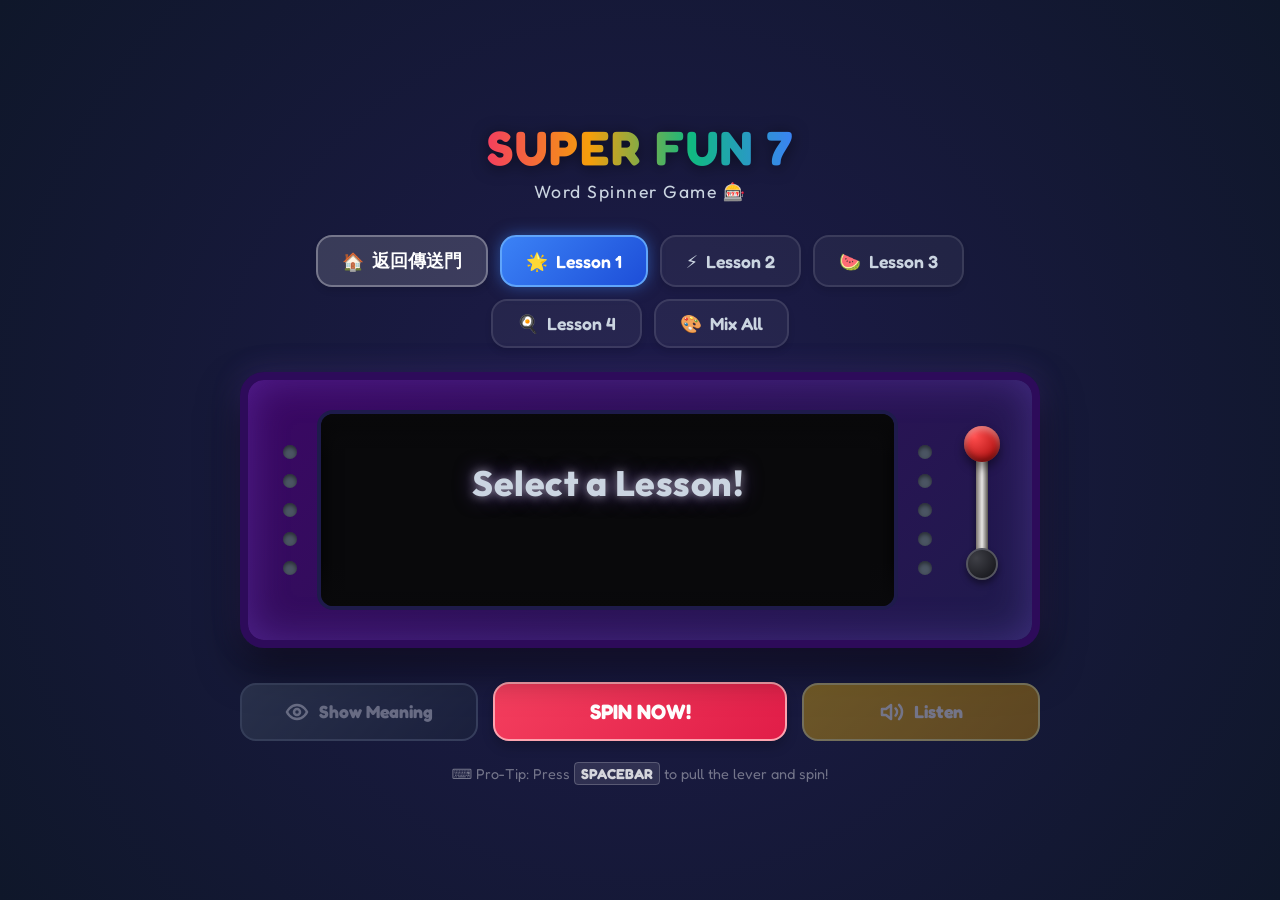
<file: interactive learning/Super Fun 7/words/index.html>
<!DOCTYPE html>
<html lang="en">
<head>
  <meta charset="UTF-8">
  <meta name="viewport" content="width=device-width, initial-scale=1.0">
  <meta name="description" content="Super Fun 7 Vocabulary Game for Kids - Interactive English word learning slot machine.">
  <title>Super Fun 7 - Word Spinner</title>
  <!-- Google Fonts for playful, rounded modern typography -->
  <link rel="preconnect" href="https://fonts.googleapis.com">
  <link rel="preconnect" href="https://fonts.gstatic.com" crossorigin>
  <link href="https://fonts.googleapis.com/css2?family=Fredoka:wght@400;600;700&family=Outfit:wght@400;600;800&display=swap" rel="stylesheet">
  <link rel="stylesheet" href="styles.css">
</head>
<body>
  <div class="game-container">
    <!-- Header Area -->
    <header class="header">
      <h1 class="title">SUPER FUN 7</h1>
      <p class="subtitle">Word Spinner Game 🎰</p>
    </header>

    <!-- Lesson Selection Panel -->
    <section class="lesson-selector" aria-label="Lesson Selection">
      <a href="../index.html" class="lesson-btn" style="text-decoration: none; background: rgba(255, 255, 255, 0.15); color: #fff; border-color: rgba(255, 255, 255, 0.3); display: inline-flex; align-items: center; gap: 8px;">
        <span class="btn-icon">🏠</span>
        <span class="btn-text">返回傳送門</span>
      </a>
      <button class="lesson-btn active" id="btn-l1" data-lesson="1">
        <span class="btn-icon">🌟</span>
        <span class="btn-text">Lesson 1</span>
      </button>
      <button class="lesson-btn" id="btn-l2" data-lesson="2">
        <span class="btn-icon">⚡</span>
        <span class="btn-text">Lesson 2</span>
      </button>
      <button class="lesson-btn" id="btn-l3" data-lesson="3">
        <span class="btn-icon">🍉</span>
        <span class="btn-text">Lesson 3</span>
      </button>
      <button class="lesson-btn" id="btn-l4" data-lesson="4">
        <span class="btn-icon">🍳</span>
        <span class="btn-text">Lesson 4</span>
      </button>
      <button class="lesson-btn mixed" id="btn-lall" data-lesson="all">
        <span class="btn-icon">🎨</span>
        <span class="btn-text">Mix All</span>
      </button>
    </section>

    <!-- Slot Machine Box -->
    <main class="spinner-cabinet">
      <!-- Left side decorative lights -->
      <div class="lights-panel left" id="lights-left"></div>

      <!-- Center Spinner Viewport -->
      <div class="viewport-outer">
        <div class="viewport-inner">
          <div class="display-container" id="display-container">
            <!-- Spinner items will be dynamically generated and scrolled here -->
            <div class="word-card initial" id="word-card">
              <span class="word-text" id="display-word">Select a Lesson!</span>
              <span class="translation-text hidden" id="display-translation">選擇課程並拉霸！</span>
            </div>
          </div>
        </div>
        <!-- Shadow overlays for 3D depth -->
        <div class="inner-shadow-top"></div>
        <div class="inner-shadow-bottom"></div>
      </div>

      <!-- Right side decorative lights -->
      <div class="lights-panel right" id="lights-right"></div>

      <!-- Tactile Lever Structure -->
      <div class="lever-assembly" id="lever-assembly">
        <div class="lever-base"></div>
        <div class="lever-shaft-container">
          <div class="lever-shaft" id="lever-shaft">
            <div class="lever-ball" id="lever-ball"></div>
          </div>
        </div>
      </div>
    </main>

    <!-- Interactive Controller Buttons -->
    <section class="control-panel" aria-label="Controls">
      <!-- Show/Hide Translation Button -->
      <button class="control-btn reveal-btn" id="btn-translation" disabled>
        <svg class="icon" viewBox="0 0 24 24" fill="none" stroke="currentColor" stroke-width="2.5" stroke-linecap="round" stroke-linejoin="round">
          <path d="M2 12s3-7 10-7 10 7 10 7-3 7-10 7-10-7-10-7Z"/>
          <circle cx="12" cy="12" r="3"/>
        </svg>
        <span>Show Meaning</span>
      </button>

      <!-- Spin Trigger Button (For mobile/touch screen click ease) -->
      <button class="control-btn spin-btn" id="btn-spin">
        <span class="btn-spin-text">SPIN NOW!</span>
      </button>

      <!-- Pronunciation Audio Player Button -->
      <button class="control-btn speak-btn" id="btn-speak" disabled>
        <svg class="icon" viewBox="0 0 24 24" fill="none" stroke="currentColor" stroke-width="2.5" stroke-linecap="round" stroke-linejoin="round">
          <polygon points="11 5 6 9 2 9 2 15 6 15 11 19 11 5"/>
          <path d="M15.54 8.46a5 5 0 0 1 0 7.07"/>
          <path d="M19.07 4.93a10 10 0 0 1 0 14.14"/>
        </svg>
        <span>Listen</span>
      </button>
    </section>

    <!-- Footer Help Info -->
    <footer class="game-footer">
      <p class="keyboard-tip">⌨️ Pro-Tip: Press <strong>SPACEBAR</strong> to pull the lever and spin!</p>
    </footer>
  </div>

  <!-- Audio Context Initialization Modal overlay for iOS/Safari compliance -->
  <div class="overlay hidden" id="audio-overlay">
    <div class="overlay-card">
      <h2>🎰 Ready to Play? 🌟</h2>
      <p>Tap start to enable cool sound effects and voices!</p>
      <button class="start-btn" id="btn-start-game">Let's Go! 🚀</button>
    </div>
  </div>

  <script src="app.js"></script>
</body>
</html>
</file>
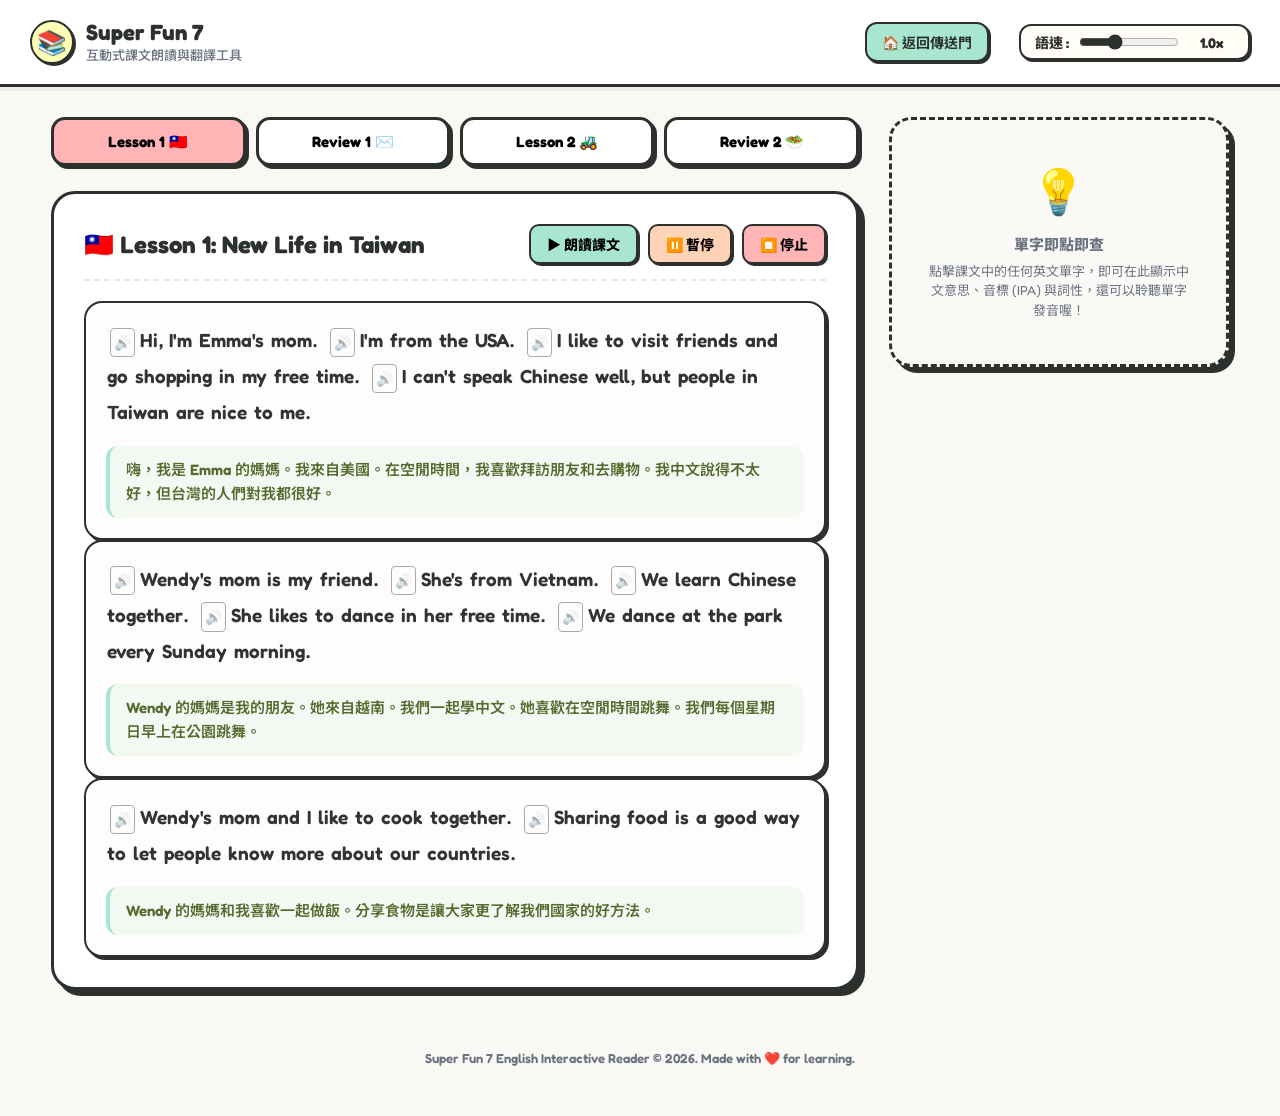
<file: interactive learning/Super Fun 7/reading/lessons.html>
<!DOCTYPE html>
<html lang="zh-Hant">
<head>
  <meta charset="UTF-8">
  <meta name="viewport" content="width=device-width, initial-scale=1.0">
  <title>Super Fun 7 互動式英文朗讀與學習網頁</title>
  <!-- Google Fonts: Fredoka for rounded English, Noto Sans TC for Traditional Chinese -->
  <link rel="preconnect" href="https://fonts.googleapis.com">
  <link rel="preconnect" href="https://fonts.gstatic.com" crossorigin>
  <link href="https://fonts.googleapis.com/css2?family=Fredoka:wght@400;500;600;700&family=Noto+Sans+TC:wght@400;500;700;900&display=swap" rel="stylesheet">
  
  <style>
    /* === Design System Tokens (Neobrutalism Style) === */
    :root {
      --bg-color: #FAF8F5; /* Warm chalk */
      --text-color: #2D312E; /* Charcoal dark */
      --border-color: #2D312E;
      --border-width: 3px;
      
      /* Pastel Palette */
      --color-primary: #FFB5B5;   /* Pastel Pink (Lesson 1) */
      --color-success: #A8E6CF;   /* Pastel Mint (Review 1) */
      --color-warning: #FFD3B6;   /* Pastel Orange (Lesson 2) */
      --color-info: #BDE0FE;      /* Pastel Blue (Review 2) */
      --color-accent: #FDFFB6;    /* Pastel Yellow (Highlight) */
      --color-white: #FFFFFF;
      --color-muted: #6B7280;     /* Muted grey */
      
      --shadow-offset: 6px;
    }

    * {
      box-sizing: border-box;
      margin: 0;
      padding: 0;
      font-family: 'Fredoka', 'Noto Sans TC', sans-serif;
      -webkit-tap-highlight-color: transparent;
    }

    body {
      background-color: var(--bg-color);
      color: var(--text-color);
      min-height: 100vh;
      display: flex;
      flex-direction: column;
      padding-bottom: 50px;
    }

    /* === Header Layout === */
    header {
      background-color: var(--color-white);
      border-bottom: var(--border-width) solid var(--border-color);
      padding: 20px 30px;
      position: sticky;
      top: 0;
      z-index: 100;
      display: flex;
      justify-content: space-between;
      align-items: center;
      box-shadow: 0 4px 0px rgba(0, 0, 0, 0.05);
    }

    .brand {
      display: flex;
      align-items: center;
      gap: 12px;
    }

    .brand-logo {
      width: 44px;
      height: 44px;
      background-color: var(--color-accent);
      border: 2px solid var(--border-color);
      border-radius: 50%;
      display: flex;
      align-items: center;
      justify-content: center;
      box-shadow: 2px 2px 0px var(--border-color);
      font-size: 24px;
    }

    .brand-text h1 {
      font-size: 22px;
      font-weight: 900;
      line-height: 1.1;
    }

    .brand-text p {
      font-size: 13px;
      font-weight: 500;
      color: var(--color-muted);
    }

    /* === Speed Controller inside Header === */
    .header-controls {
      display: flex;
      align-items: center;
      gap: 15px;
    }

    .speed-control-container {
      background-color: #FFFDF6;
      border: 2px solid var(--border-color);
      border-radius: 12px;
      padding: 6px 14px;
      display: flex;
      align-items: center;
      gap: 10px;
      box-shadow: 2px 2px 0px var(--border-color);
    }

    .speed-control-container label {
      font-size: 14px;
      font-weight: 800;
    }

    .speed-slider {
      width: 100px;
      cursor: pointer;
      accent-color: var(--text-color);
    }

    .speed-value {
      font-size: 14px;
      font-weight: 800;
      min-width: 45px;
      text-align: center;
    }

    /* === Main Container === */
    .container {
      max-width: 1200px;
      width: 92%;
      margin: 30px auto;
      display: grid;
      grid-template-columns: 1fr 340px;
      gap: 30px;
      flex: 1;
    }

    @media (max-width: 900px) {
      .container {
        grid-template-columns: 1fr;
      }
    }

    /* === Left Column: Tabs and content === */
    .main-content {
      display: flex;
      flex-direction: column;
      gap: 25px;
    }

    /* Tabs Navigation */
    .tabs-nav {
      display: grid;
      grid-template-columns: repeat(4, 1fr);
      gap: 10px;
    }

    @media (max-width: 550px) {
      .tabs-nav {
        grid-template-columns: repeat(2, 1fr);
      }
    }

    .tab-btn {
      padding: 12px 10px;
      font-size: 15px;
      font-weight: 800;
      border: var(--border-width) solid var(--border-color);
      border-radius: 14px;
      cursor: pointer;
      box-shadow: 3px 3px 0px var(--border-color);
      transition: all 0.15s ease;
      background-color: var(--color-white);
      text-align: center;
    }

    .tab-btn:hover {
      transform: translate(-2px, -2px);
      box-shadow: 5px 5px 0px var(--border-color);
    }

    .tab-btn:active {
      transform: translate(1px, 1px);
      box-shadow: 2px 2px 0px var(--border-color);
    }

    .tab-btn[data-tab="lesson1"].active { background-color: var(--color-primary); }
    .tab-btn[data-tab="review1"].active { background-color: var(--color-success); }
    .tab-btn[data-tab="lesson2"].active { background-color: var(--color-warning); }
    .tab-btn[data-tab="review2"].active { background-color: var(--color-info); }

    /* Reader Panel Card */
    .reader-card {
      background-color: var(--color-white);
      border: var(--border-width) solid var(--border-color);
      border-radius: 24px;
      padding: 30px;
      box-shadow: var(--shadow-offset) var(--shadow-offset) 0px var(--border-color);
      display: flex;
      flex-direction: column;
      gap: 20px;
    }

    .reader-header {
      display: flex;
      justify-content: space-between;
      align-items: center;
      border-bottom: 2px dashed #E2E8F0;
      padding-bottom: 15px;
      flex-wrap: wrap;
      gap: 15px;
    }

    .lesson-title {
      font-size: 24px;
      font-weight: 900;
      display: flex;
      align-items: center;
      gap: 10px;
    }

    /* Global Player Controls */
    .player-controls {
      display: flex;
      gap: 10px;
    }

    .btn {
      font-weight: 800;
      font-size: 14px;
      padding: 8px 16px;
      background-color: var(--color-white);
      border: 2px solid var(--border-color);
      border-radius: 10px;
      cursor: pointer;
      box-shadow: 2px 2px 0px var(--border-color);
      display: flex;
      align-items: center;
      gap: 6px;
      transition: all 0.1s ease;
    }

    .btn:hover {
      transform: translateY(-2px);
      box-shadow: 3px 3px 0px var(--border-color);
    }

    .btn:active {
      transform: translateY(1px);
      box-shadow: 1px 1px 0px var(--border-color);
    }

    .btn-play { background-color: var(--color-success); }
    .btn-pause { background-color: var(--color-warning); }
    .btn-stop { background-color: var(--color-primary); }

    /* Paragraph Block styling */
    .paragraph-card {
      border: 2px solid var(--border-color);
      border-radius: 18px;
      padding: 20px;
      background-color: #FFFDFB;
      box-shadow: 3px 3px 0px var(--border-color);
      display: flex;
      flex-direction: column;
      gap: 14px;
    }

    .english-para {
      font-size: 19px;
      line-height: 1.8;
      font-weight: 600;
      color: #333;
    }

    .chinese-para {
      font-size: 15px;
      line-height: 1.6;
      font-weight: 600;
      color: #556B2F; /* Dark olive green for translations */
      background-color: #F3F8F2;
      border-radius: 12px;
      padding: 12px 16px;
      border-left: 4px solid var(--color-success);
    }

    /* Sentence wrapper & highlighting */
    .sentence-block {
      position: relative;
      border-radius: 6px;
      padding: 1px 4px;
      transition: background-color 0.25s ease, box-shadow 0.25s ease;
      display: inline;
    }

    .sentence-block.active-sentence {
      background-color: var(--color-accent);
      box-shadow: 0 0 0 2px var(--color-accent);
      color: #000;
    }

    .play-sentence-icon {
      display: inline-flex;
      align-items: center;
      justify-content: center;
      cursor: pointer;
      margin-right: 4px;
      font-size: 14px;
      opacity: 0.4;
      transition: opacity 0.2s;
      vertical-align: middle;
      border: 1px solid var(--border-color);
      border-radius: 4px;
      padding: 1px 3px;
      background-color: #fff;
    }

    .sentence-block:hover .play-sentence-icon {
      opacity: 1;
    }

    /* Interactive individual words */
    .word {
      cursor: pointer;
      display: inline-block;
      position: relative;
      border-bottom: 2px dashed transparent;
      transition: all 0.15s ease;
      user-select: none;
      padding: 0 1px;
    }

    .word:hover {
      background-color: #EBF4FF;
      border-bottom: 2px dashed #3B82F6;
      transform: translateY(-1px);
    }

    .word.selected-word {
      background-color: var(--color-info) !important;
      border-bottom: 2px solid #3B82F6;
      font-weight: 700;
    }

    /* === Right Column: Sticky Vocabulary Look-up Panel === */
    .sidebar {
      position: relative;
    }

    .lookup-panel {
      position: sticky;
      top: 110px;
      background-color: var(--color-white);
      border: var(--border-width) solid var(--border-color);
      border-radius: 22px;
      padding: 24px;
      box-shadow: var(--shadow-offset) var(--shadow-offset) 0px var(--border-color);
      transition: all 0.3s ease;
    }

    .lookup-panel.empty {
      border-style: dashed;
      background-color: #FAF9F6;
      display: flex;
      flex-direction: column;
      align-items: center;
      justify-content: center;
      text-align: center;
      color: var(--color-muted);
      min-height: 250px;
    }

    .lookup-panel.empty .bulb-icon {
      font-size: 44px;
      margin-bottom: 15px;
      animation: float 3s infinite ease-in-out;
    }

    @keyframes float {
      0%, 100% { transform: translateY(0); }
      50% { transform: translateY(-8px); }
    }

    .lookup-details {
      display: none;
      flex-direction: column;
      gap: 15px;
    }

    .lookup-details.active {
      display: flex;
    }

    .lookup-word-header {
      display: flex;
      justify-content: space-between;
      align-items: center;
      border-bottom: 2px solid var(--border-color);
      padding-bottom: 12px;
    }

    .lookup-word {
      font-size: 26px;
      font-weight: 900;
    }

    .pronounce-word-btn {
      width: 38px;
      height: 38px;
      border-radius: 50%;
      border: 2px solid var(--border-color);
      background-color: var(--color-accent);
      cursor: pointer;
      display: flex;
      align-items: center;
      justify-content: center;
      font-size: 18px;
      box-shadow: 2px 2px 0px var(--border-color);
      transition: all 0.1s;
    }

    .pronounce-word-btn:hover {
      transform: translate(-1px, -1px);
      box-shadow: 3px 3px 0px var(--border-color);
    }

    .pronounce-word-btn:active {
      transform: translate(1px, 1px);
      box-shadow: 1px 1px 0px var(--border-color);
    }

    .lookup-row {
      display: flex;
      flex-direction: column;
      gap: 5px;
    }

    .lookup-label {
      font-size: 12px;
      font-weight: 800;
      color: var(--color-muted);
      text-transform: uppercase;
      letter-spacing: 0.5px;
    }

    .lookup-value {
      font-size: 16px;
      font-weight: 700;
    }

    .lookup-ipa {
      font-family: 'Fredoka', sans-serif;
      font-size: 18px;
      color: #3B82F6;
      background-color: #EFF6FF;
      padding: 4px 10px;
      border-radius: 8px;
      display: inline-block;
      width: fit-content;
      border: 1px solid #BFDBFE;
    }

    .lookup-pos {
      font-size: 14px;
      color: #D97706;
      background-color: #FEF3C7;
      padding: 3px 8px;
      border-radius: 8px;
      display: inline-block;
      width: fit-content;
      font-weight: 700;
      border: 1px solid #FDE68A;
    }

    .lookup-translation {
      font-size: 22px;
      font-weight: 900;
      color: #10B981;
      background-color: #ECFDF5;
      padding: 10px 15px;
      border-radius: 12px;
      border: 2px solid var(--border-color);
      box-shadow: 2px 2px 0px var(--border-color);
    }

    .close-lookup-btn {
      margin-top: 15px;
      width: 100%;
      text-align: center;
      background-color: #F3F4F6;
      border: 2px solid var(--border-color);
      box-shadow: 2px 2px 0px var(--border-color);
    }

    /* Mobile Bottom Drawer for Lookup */
    @media (max-width: 900px) {
      .lookup-panel {
        position: fixed;
        bottom: 0;
        left: 0;
        right: 0;
        top: auto;
        z-index: 1000;
        border-radius: 24px 24px 0 0;
        border-bottom: none;
        box-shadow: 0px -8px 20px rgba(0,0,0,0.1), 0px -3px 0px var(--border-color);
        transform: translateY(105%);
        transition: transform 0.3s cubic-bezier(0.16, 1, 0.3, 1);
        max-height: 80vh;
        overflow-y: auto;
      }

      .lookup-panel.mobile-active {
        transform: translateY(0);
      }

      /* Backdrop Overlay for mobile drawer */
      .backdrop {
        position: fixed;
        top: 0;
        left: 0;
        right: 0;
        bottom: 0;
        background-color: rgba(0,0,0,0.4);
        z-index: 999;
        display: none;
        opacity: 0;
        transition: opacity 0.3s ease;
      }

      .backdrop.active {
        display: block;
        opacity: 1;
      }
    }

    /* Footer styling */
    footer {
      text-align: center;
      font-size: 13px;
      color: var(--color-muted);
      margin-top: auto;
      padding-top: 30px;
      font-weight: 600;
    }
  </style>
</head>

<body>

  <!-- Mobile Backdrop -->
  <div class="backdrop" id="backdrop" onclick="closeLookupPanel()"></div>

  <!-- Header -->
  <header>
    <div class="brand">
      <div class="brand-logo">📚</div>
      <div class="brand-text">
        <h1>Super Fun 7</h1>
        <p>互動式課文朗讀與翻譯工具</p>
      </div>
    </div>
    
    <div class="header-controls">
      <a href="../index.html" style="text-decoration: none; font-weight: 700; background-color: var(--color-success); border: 2.5px solid var(--border-color); padding: 8px 15px; border-radius: 12px; box-shadow: 2px 2px 0px var(--border-color); font-size: 14px; color: var(--text-color); display: flex; align-items: center; gap: 5px; margin-right: 15px;">
        🏠 返回傳送門
      </a>
      <!-- Speed Slider -->
      <div class="speed-control-container">
        <label for="speed-slider">語速 :</label>
        <input type="range" id="speed-slider" class="speed-slider" min="0.5" max="2.0" step="0.1" value="1.0" oninput="updateSpeedLabel(this.value)">
        <span class="speed-value" id="speed-label">1.0x</span>
      </div>
    </div>
  </header>

  <main class="container">
    <!-- Left Area: Main Content -->
    <section class="main-content">
      <!-- Tabs Navigation -->
      <nav class="tabs-nav">
        <button class="tab-btn active" data-tab="lesson1" onclick="switchTab('lesson1')">Lesson 1 🇹🇼</button>
        <button class="tab-btn" data-tab="review1" onclick="switchTab('review1')">Review 1 ✉️</button>
        <button class="tab-btn" data-tab="lesson2" onclick="switchTab('lesson2')">Lesson 2 🚜</button>
        <button class="tab-btn" data-tab="review2" onclick="switchTab('review2')">Review 2 🥗</button>
      </nav>

      <!-- Reader Panel -->
      <article class="reader-card">
        <div class="reader-header">
          <h2 class="lesson-title" id="lesson-title-display">
            <!-- Dynamically populated -->
          </h2>
          <div class="player-controls">
            <button class="btn btn-play" onclick="playLesson()">▶️ 朗讀課文</button>
            <button class="btn btn-pause" onclick="pauseLesson()">⏸️ 暫停</button>
            <button class="btn btn-stop" onclick="stopLesson()">⏹️ 停止</button>
          </div>
        </div>

        <!-- Rendered Lesson Paragraphs Container -->
        <div id="paragraphs-container" class="paragraphs-list">
          <!-- Dynamically populated -->
        </div>
      </article>
    </section>

    <!-- Right Area: Sidebar Vocabulary Lookup -->
    <aside class="sidebar">
      <div class="lookup-panel empty" id="lookup-panel">
        <div id="lookup-prompt">
          <div class="bulb-icon">💡</div>
          <p style="font-weight: 800; font-size: 15px; margin-bottom: 8px;">單字即點即查</p>
          <p style="font-size: 13px; line-height: 1.5; padding: 0 10px;">點擊課文中的任何英文單字，即可在此顯示中文意思、音標 (IPA) 與詞性，還可以聆聽單字發音喔！</p>
        </div>

        <div class="lookup-details" id="lookup-details">
          <div class="lookup-word-header">
            <div class="lookup-word" id="info-word">Apple</div>
            <button class="pronounce-word-btn" onclick="pronounceWord()" title="播放單字讀音">🔊</button>
          </div>

          <div class="lookup-row">
            <span class="lookup-label">音標 (IPA)</span>
            <span class="lookup-ipa" id="info-ipa">[ˈæpl]</span>
          </div>

          <div class="lookup-row">
            <span class="lookup-label">詞性 (POS)</span>
            <span class="lookup-pos" id="info-pos">noun.</span>
          </div>

          <div class="lookup-row">
            <span class="lookup-label">中文翻譯</span>
            <div class="lookup-translation" id="info-zh">蘋果</div>
          </div>

          <button class="btn close-lookup-btn" onclick="closeLookupPanel()">關閉查詢</button>
        </div>
      </div>
    </aside>
  </main>

  <footer class="max-width">
    <p>Super Fun 7 English Interactive Reader &copy; 2026. Made with ❤️ for learning.</p>
  </footer>

  <script>
    // Embedded Databases
    const LESSON_DATA = {
  "lesson1": {
    "title": "Lesson 1: New Life in Taiwan",
    "icon": "🇹🇼",
    "paragraphs": [
      {
        "id": "l1-p1",
        "sentences": [
          {
            "id": "l1-s1",
            "english": "Hi, I'm Emma's mom.",
            "chinese": "嗨，我是 Emma 的媽媽。"
          },
          {
            "id": "l1-s2",
            "english": "I'm from the USA.",
            "chinese": "我來自美國。"
          },
          {
            "id": "l1-s3",
            "english": "I like to visit friends and go shopping in my free time.",
            "chinese": "在空閒時間，我喜歡拜訪朋友和去購物。"
          },
          {
            "id": "l1-s4",
            "english": "I can't speak Chinese well, but people in Taiwan are nice to me.",
            "chinese": "我中文說得不太好，但台灣的人們對我都很好。"
          }
        ],
        "chineseTranslation": "嗨，我是 Emma 的媽媽。我來自美國。在空閒時間，我喜歡拜訪朋友和去購物。我中文說得不太好，但台灣的人們對我都很好。"
      },
      {
        "id": "l1-p2",
        "sentences": [
          {
            "id": "l1-s5",
            "english": "Wendy's mom is my friend.",
            "chinese": "Wendy 的媽媽是我的朋友。"
          },
          {
            "id": "l1-s6",
            "english": "She's from Vietnam.",
            "chinese": "她來自越南。"
          },
          {
            "id": "l1-s7",
            "english": "We learn Chinese together.",
            "chinese": "我們一起學中文。"
          },
          {
            "id": "l1-s8",
            "english": "She likes to dance in her free time.",
            "chinese": "她喜歡在空閒時間跳舞。"
          },
          {
            "id": "l1-s9",
            "english": "We dance at the park every Sunday morning.",
            "chinese": "我們每個星期日早上在公園跳舞。"
          }
        ],
        "chineseTranslation": "Wendy 的媽媽是我的朋友。她來自越南。我們一起學中文。她喜歡在空閒時間跳舞。我們每個星期日早上在公園跳舞。"
      },
      {
        "id": "l1-p3",
        "sentences": [
          {
            "id": "l1-s10",
            "english": "Wendy's mom and I like to cook together.",
            "chinese": "Wendy 的媽媽和我喜歡一起做飯。"
          },
          {
            "id": "l1-s11",
            "english": "Sharing food is a good way to let people know more about our countries.",
            "chinese": "分享食物是讓大家更了解我們國家的好方法。"
          }
        ],
        "chineseTranslation": "Wendy 的媽媽和我喜歡一起做飯。分享食物是讓大家更了解我們國家的好方法。"
      }
    ]
  },
  "review1": {
    "title": "Review 1: Letter to Lily",
    "icon": "✉️",
    "paragraphs": [
      {
        "id": "r1-p1",
        "sentences": [
          {
            "id": "r1-s1",
            "english": "Dear Lily,",
            "chinese": "親愛的 Lily："
          }
        ],
        "chineseTranslation": "親愛的 Lily："
      },
      {
        "id": "r1-p2",
        "sentences": [
          {
            "id": "r1-s2",
            "english": "I'm Yoshi from Japan.",
            "chinese": "我是來自日本的吉 (Yoshi)。"
          },
          {
            "id": "r1-s3",
            "english": "I'm eleven years old.",
            "chinese": "我十一歲了。"
          },
          {
            "id": "r1-s4",
            "english": "You're my first friend from Taiwan.",
            "chinese": "你是我第一個來自台灣的朋友。"
          },
          {
            "id": "r1-s5",
            "english": "I want to share this beautiful picture with you.",
            "chinese": "我想跟你分享這張美麗的照片。"
          },
          {
            "id": "r1-s6",
            "english": "It's a picture of Mount Fuji.",
            "chinese": "這是一張富士山的照片。"
          },
          {
            "id": "r1-s7",
            "english": "I like to go camping there.",
            "chinese": "我喜歡在那裡露營。"
          },
          {
            "id": "r1-s8",
            "english": "In my free time, I also like to play basketball with my dad.",
            "chinese": "在我的空閒時間，我也喜歡和我爸爸打籃球。"
          },
          {
            "id": "r1-s9",
            "english": "My mom can't play basketball, but she likes to ride a bike.",
            "chinese": "我媽媽不會打籃球，但她喜歡騎腳踏車。"
          },
          {
            "id": "r1-s10",
            "english": "My family all enjoy outdoor activities.",
            "chinese": "我們全家都喜歡戶外活動。"
          },
          {
            "id": "r1-s11",
            "english": "How about you?",
            "chinese": "你呢？"
          },
          {
            "id": "r1-s12",
            "english": "What do you and your family like to do?",
            "chinese": "你和你家人喜歡做什麼？"
          }
        ],
        "chineseTranslation": "我是來自日本的吉 (Yoshi)。我十一歲了。你是我第一個來自台灣的朋友。我想跟你分享這張美麗的照片。這是一張富士山的照片。我喜歡在那裡露營。在我的空閒時間，我也喜歡和我爸爸打籃球。我媽媽不會打籃球，但她喜歡騎腳踏車。我們全家都喜歡戶外活動。你呢？你和你家人喜歡做什麼？"
      },
      {
        "id": "r1-p3",
        "sentences": [
          {
            "id": "r1-s13",
            "english": "Yoshi",
            "chinese": "吉 (Yoshi)"
          }
        ],
        "chineseTranslation": "吉 (Yoshi)"
      }
    ]
  },
  "lesson2": {
    "title": "Lesson 2: Helpers on the Farm",
    "icon": "🚜",
    "paragraphs": [
      {
        "id": "l2-p1",
        "sentences": [
          {
            "id": "l2-s1",
            "english": "This is my grandma.",
            "chinese": "這是我的祖母。"
          },
          {
            "id": "l2-s2",
            "english": "She grows the best rice in town.",
            "chinese": "她種植了鎮上最好的稻米。"
          },
          {
            "id": "l2-s3",
            "english": "Look at these happy ducks.",
            "chinese": "看著這些快樂的鴨子。"
          },
          {
            "id": "l2-s4",
            "english": "Because of their hard work, we can eat healthy rice every day.",
            "chinese": "因為牠們的辛勤工作，我們每天都能吃到健康的稻米。"
          }
        ],
        "chineseTranslation": "這是我的祖母。她種植了鎮上最好的稻米。看著這些快樂的鴨子。因為牠們的辛勤工作，我們每天都能吃到健康的稻米。"
      },
      {
        "id": "l2-p2",
        "sentences": [
          {
            "id": "l2-s5",
            "english": "My grandma knows everything on the farm with her smartphone.",
            "chinese": "我的祖母用她的智慧型手機知道農場上的一切。"
          },
          {
            "id": "l2-s6",
            "english": "Do you know how many watermelons there are?",
            "chinese": "你知道那裡有多少個西瓜嗎？"
          },
          {
            "id": "l2-s7",
            "english": "Drones can count for us in a short time.",
            "chinese": "無人機能在短時間內幫我們數出來。"
          }
        ],
        "chineseTranslation": "我的祖母用她的智慧型手機知道農場上的一切。你知道那裡有多少個西瓜嗎？無人機能在短時間內幫我們數出來。"
      },
      {
        "id": "l2-p3",
        "sentences": [
          {
            "id": "l2-s8",
            "english": "What would you like to eat today?",
            "chinese": "你今天想吃點什麼？"
          },
          {
            "id": "l2-s9",
            "english": "How about something organic?",
            "chinese": "來點有機的怎麼樣？"
          },
          {
            "id": "l2-s10",
            "english": "It's healthy and good for the earth.",
            "chinese": "它很健康，而且對地球很好。"
          }
        ],
        "chineseTranslation": "你今天想吃點什麼？來點有機的怎麼樣？它很健康，而且對地球很好。"
      }
    ]
  },
  "review2": {
    "title": "Review 2: Ordering Poke Bowl",
    "icon": "🥗",
    "paragraphs": [
      {
        "id": "r2-p1",
        "sentences": [
          {
            "id": "r2-s1",
            "english": "Clerk : Would you like a Poke Bowl for lunch?",
            "chinese": "店員：你午餐想要吃夏威夷拌飯 (Poke Bowl) 嗎？"
          },
          {
            "id": "r2-s2",
            "english": "You can choose your own base and add-ons.",
            "chinese": "你可以選擇自己的主食和配料。"
          }
        ],
        "chineseTranslation": "店員：你午餐想要吃夏威夷拌飯 (Poke Bowl) 嗎？你可以選擇自己的主食和配料。"
      },
      {
        "id": "r2-p2",
        "sentences": [
          {
            "id": "r2-s3",
            "english": "Steve : Sounds cool. I would like some rice for the base.",
            "chinese": "史蒂夫：聽起來很酷。我想要選米飯作為主食。"
          }
        ],
        "chineseTranslation": "史蒂夫：聽起來很酷。我想要選米飯作為主食。"
      },
      {
        "id": "r2-p3",
        "sentences": [
          {
            "id": "r2-s4",
            "english": "Clerk : OK. Please choose three add-ons.",
            "chinese": "店員：好的。請選擇三種配料。"
          }
        ],
        "chineseTranslation": "店員：好的。請選擇三種配料。"
      },
      {
        "id": "r2-p4",
        "sentences": [
          {
            "id": "r2-s5",
            "english": "Steve : I would like an egg, some chicken, and vegetables.",
            "chinese": "史蒂夫：我想要一個蛋、一些雞肉和蔬菜。"
          }
        ],
        "chineseTranslation": "史蒂夫：我想要一個蛋、一些雞肉和蔬菜。"
      },
      {
        "id": "r2-p5",
        "sentences": [
          {
            "id": "r2-s6",
            "english": "Clerk : Would you like some soup?",
            "chinese": "店員：你想要一些湯嗎？"
          }
        ],
        "chineseTranslation": "店員：你想要一些湯嗎？"
      },
      {
        "id": "r2-p6",
        "sentences": [
          {
            "id": "r2-s7",
            "english": "Steve : Yes, I would like some soup and cookies.",
            "chinese": "史蒂夫：是的，我想要一些湯和餅乾。"
          }
        ],
        "chineseTranslation": "史蒂夫：是的，我想要一些湯和餅乾。"
      },
      {
        "id": "r2-p7",
        "sentences": [
          {
            "id": "r2-s8",
            "english": "Clerk : How many cookies do you need?",
            "chinese": "店員：你需要多少片餅乾？"
          }
        ],
        "chineseTranslation": "店員：你需要多少片餅乾？"
      },
      {
        "id": "r2-p8",
        "sentences": [
          {
            "id": "r2-s9",
            "english": "Steve : I need one cookie, please.",
            "chinese": "史蒂夫：請給我一片餅乾。"
          }
        ],
        "chineseTranslation": "史蒂夫：請給我一片餅乾。"
      },
      {
        "id": "r2-p9",
        "sentences": [
          {
            "id": "r2-s10",
            "english": "Clerk : Anything else?",
            "chinese": "店員：還要別的嗎？"
          }
        ],
        "chineseTranslation": "店員：還要別的嗎？"
      },
      {
        "id": "r2-p10",
        "sentences": [
          {
            "id": "r2-s11",
            "english": "Steve : That's all. Thank you.",
            "chinese": "史蒂夫：就這些了。謝謝。"
          }
        ],
        "chineseTranslation": "史蒂夫：就這些了。謝謝。"
      }
    ]
  }
};
    const WORD_DB = {
  "a": {
    "zh": "一個",
    "ipa": "ə",
    "pos": "art. 冠詞"
  },
  "about": {
    "zh": "關於、大約",
    "ipa": "əˈbaʊt",
    "pos": "prep. 介系詞"
  },
  "activities": {
    "zh": "活動 (複數)",
    "ipa": "ækˈtɪvətiz",
    "pos": "n. 名詞"
  },
  "add-ons": {
    "zh": "配料、附加物",
    "ipa": "ˈæd-ɒnz",
    "pos": "n. 名詞"
  },
  "all": {
    "zh": "全部、都",
    "ipa": "ɔːl",
    "pos": "adj. 形容詞 / adv. 副詞"
  },
  "also": {
    "zh": "也、而且",
    "ipa": "ˈɔːlsəʊ",
    "pos": "adv. 副詞"
  },
  "an": {
    "zh": "一個 (元音前)",
    "ipa": "ən",
    "pos": "art. 冠詞"
  },
  "and": {
    "zh": "和、與",
    "ipa": "ænd",
    "pos": "conj. 連接詞"
  },
  "anything": {
    "zh": "任何事",
    "ipa": "ˈeniθɪŋ",
    "pos": "pron. 代名詞"
  },
  "are": {
    "zh": "是",
    "ipa": "ɑːr",
    "pos": "v. 動詞 (Be動詞)"
  },
  "at": {
    "zh": "在...",
    "ipa": "æt",
    "pos": "prep. 介系詞"
  },
  "base": {
    "zh": "基底、主食",
    "ipa": "beɪs",
    "pos": "n. 名詞"
  },
  "basketball": {
    "zh": "籃球",
    "ipa": "ˈbæskɪtbɔːl",
    "pos": "n. 名詞"
  },
  "beautiful": {
    "zh": "美麗的",
    "ipa": "ˈbjuːtɪfl",
    "pos": "adj. 形容詞"
  },
  "because": {
    "zh": "因為",
    "ipa": "bɪˈkɒz",
    "pos": "conj. 連接詞"
  },
  "best": {
    "zh": "最好的",
    "ipa": "best",
    "pos": "adj. 形容詞"
  },
  "bike": {
    "zh": "腳踏車",
    "ipa": "baɪk",
    "pos": "n. 名詞"
  },
  "bowl": {
    "zh": "碗 (Poke Bowl: 夏威夷拌飯)",
    "ipa": "bəʊl",
    "pos": "n. 名詞"
  },
  "but": {
    "zh": "但是",
    "ipa": "bʌt",
    "pos": "conj. 連接詞"
  },
  "camping": {
    "zh": "露營",
    "ipa": "ˈkæmpɪŋ",
    "pos": "n. 名詞 / v. 動詞"
  },
  "can": {
    "zh": "能、可以",
    "ipa": "kæn",
    "pos": "aux. 助動詞"
  },
  "can't": {
    "zh": "不能",
    "ipa": "kænt",
    "pos": "aux. 助動詞"
  },
  "chicken": {
    "zh": "雞肉、雞",
    "ipa": "ˈtʃɪkɪn",
    "pos": "n. 名詞"
  },
  "chinese": {
    "zh": "中文、漢語",
    "ipa": "ˌtʃaɪˈniːz",
    "pos": "n. 名詞 / adj. 形容詞"
  },
  "choose": {
    "zh": "選擇",
    "ipa": "tʃuːz",
    "pos": "v. 動詞"
  },
  "clerk": {
    "zh": "店員",
    "ipa": "klɑːk",
    "pos": "n. 名詞"
  },
  "cook": {
    "zh": "烹飪、做飯",
    "ipa": "ʊk",
    "pos": "v. 動詞 / n. 名詞"
  },
  "cookie": {
    "zh": "餅乾 (單數)",
    "ipa": "ˈʊki",
    "pos": "n. 名詞"
  },
  "cookies": {
    "zh": "餅乾 (複數)",
    "ipa": "ˈʊkiz",
    "pos": "n. 名詞"
  },
  "cool": {
    "zh": "酷的、涼爽的",
    "ipa": "kuːl",
    "pos": "adj. 形容詞"
  },
  "count": {
    "zh": "數、計算",
    "ipa": "kaʊnt",
    "pos": "v. 動詞"
  },
  "countries": {
    "zh": "國家 (複數)",
    "ipa": "ˈkʌntriz",
    "pos": "n. 名詞"
  },
  "dad": {
    "zh": "爸爸",
    "ipa": "dæd",
    "pos": "n. 名詞"
  },
  "dance": {
    "zh": "跳舞",
    "ipa": "dæns",
    "pos": "v. 動詞 / n. 名詞"
  },
  "day": {
    "zh": "天、日子",
    "ipa": "deɪ",
    "pos": "n. 名詞"
  },
  "dear": {
    "zh": "親愛的",
    "ipa": "dɪər",
    "pos": "adj. 形容詞"
  },
  "do": {
    "zh": "做、助動詞",
    "ipa": "duː",
    "pos": "v. 動詞 / aux. 助動詞"
  },
  "drones": {
    "zh": "無人機 (複數)",
    "ipa": "drəʊnz",
    "pos": "n. 名詞"
  },
  "ducks": {
    "zh": "鴨子 (複數)",
    "ipa": "dʌks",
    "pos": "n. 名詞"
  },
  "earth": {
    "zh": "地球",
    "ipa": "ɜːθ",
    "pos": "n. 名詞"
  },
  "eat": {
    "zh": "吃",
    "ipa": "iːt",
    "pos": "v. 動詞"
  },
  "egg": {
    "zh": "蛋",
    "ipa": "eɡ",
    "pos": "n. 名詞"
  },
  "eleven": {
    "zh": "十一",
    "ipa": "ɪˈlevn",
    "pos": "num. 數字"
  },
  "else": {
    "zh": "其他的、另外",
    "ipa": "els",
    "pos": "adj. 形容詞 / adv. 副詞"
  },
  "emma's": {
    "zh": "Emma 的",
    "ipa": "ˈeməz",
    "pos": "prop. n. 專有名詞屬格"
  },
  "enjoy": {
    "zh": "享受、喜愛",
    "ipa": "ɪnˈdʒɔɪ",
    "pos": "v. 動詞"
  },
  "every": {
    "zh": "每個",
    "ipa": "ˈevri",
    "pos": "adj. 形容詞"
  },
  "everything": {
    "zh": "一切、每件事",
    "ipa": "ˈevriθɪŋ",
    "pos": "pron. 代名詞"
  },
  "family": {
    "zh": "家人、家庭",
    "ipa": "ˈfæməli",
    "pos": "n. 名詞"
  },
  "farm": {
    "zh": "農場",
    "ipa": "fɑːm",
    "pos": "n. 名詞"
  },
  "first": {
    "zh": "第一、首先",
    "ipa": "fɜːst",
    "pos": "adj. 形容詞 / adv. 副詞"
  },
  "food": {
    "zh": "食物",
    "ipa": "fuːd",
    "pos": "n. 名詞"
  },
  "for": {
    "zh": "為、作",
    "ipa": "fɔːr",
    "pos": "prep. 介系詞"
  },
  "free": {
    "zh": "空閒的、自由的",
    "ipa": "friː",
    "pos": "adj. 形容詞"
  },
  "friend": {
    "zh": "朋友 (單數)",
    "ipa": "frend",
    "pos": "n. 名詞"
  },
  "friends": {
    "zh": "朋友 (複數)",
    "ipa": "frendz",
    "pos": "n. 名詞"
  },
  "from": {
    "zh": "來自",
    "ipa": "frɒm",
    "pos": "prep. 介系詞"
  },
  "fuji": {
    "zh": "富士 (Mount Fuji: 富士山)",
    "ipa": "ˈfuːdʒi",
    "pos": "prop. n. 專有名詞"
  },
  "go": {
    "zh": "去、走",
    "ipa": "ɡəʊ",
    "pos": "v. 動詞"
  },
  "good": {
    "zh": "好的",
    "ipa": "ɡʊd",
    "pos": "adj. 形容詞"
  },
  "grandma": {
    "zh": "祖母、外婆",
    "ipa": "ˈɡrænmɑː",
    "pos": "n. 名詞"
  },
  "grows": {
    "zh": "種植、生長 (三單)",
    "ipa": "ɡrəʊz",
    "pos": "v. 動詞"
  },
  "happy": {
    "zh": "快樂的",
    "ipa": "ˈhæpi",
    "pos": "adj. 形容詞"
  },
  "hard": {
    "zh": "辛勤的、努力的",
    "ipa": "hɑːd",
    "pos": "adj. 形容詞 / adv. 副詞"
  },
  "healthy": {
    "zh": "健康的",
    "ipa": "ˈhelθi",
    "pos": "adj. 形容詞"
  },
  "helpers": {
    "zh": "幫手、助手 (複數)",
    "ipa": "ˈhelpəz",
    "pos": "n. 名詞"
  },
  "her": {
    "zh": "她的",
    "ipa": "hɜːr",
    "pos": "pron. 代名詞 (所有格)"
  },
  "hi": {
    "zh": "嗨、你好",
    "ipa": "haɪ",
    "pos": "int. 感嘆詞"
  },
  "how": {
    "zh": "如何、多麼",
    "ipa": "haʊ",
    "pos": "adv. 副詞"
  },
  "i": {
    "zh": "我",
    "ipa": "aɪ",
    "pos": "pron. 代名詞 (主格)"
  },
  "i'm": {
    "zh": "我是",
    "ipa": "aɪm",
    "pos": "cont. 縮寫"
  },
  "in": {
    "zh": "在...裡",
    "ipa": "ɪn",
    "pos": "prep. 介系詞"
  },
  "is": {
    "zh": "是",
    "ipa": "ɪz",
    "pos": "v. 動詞 (Be動詞單數)"
  },
  "it's": {
    "zh": "它是",
    "ipa": "its",
    "pos": "cont. 縮寫"
  },
  "japan": {
    "zh": "日本",
    "ipa": "dʒəˈpæn",
    "pos": "prop. n. 專有名詞"
  },
  "know": {
    "zh": "知道",
    "ipa": "nəʊ",
    "pos": "v. 動詞"
  },
  "knows": {
    "zh": "知道 (三單)",
    "ipa": "nəʊz",
    "pos": "v. 動詞"
  },
  "learn": {
    "zh": "學習",
    "ipa": "lɜːn",
    "pos": "v. 動詞"
  },
  "let": {
    "zh": "讓",
    "ipa": "let",
    "pos": "v. 動詞"
  },
  "life": {
    "zh": "生活、生命",
    "ipa": "laɪf",
    "pos": "n. 名詞"
  },
  "like": {
    "zh": "喜歡 / 像",
    "ipa": "laɪk",
    "pos": "v. 動詞 / prep. 介系詞"
  },
  "likes": {
    "zh": "喜歡 (三單)",
    "ipa": "laɪks",
    "pos": "v. 動詞"
  },
  "lily": {
    "zh": "莉莉",
    "ipa": "ˈlɪli",
    "pos": "prop. n. 專有名詞"
  },
  "look": {
    "zh": "看",
    "ipa": "lʊk",
    "pos": "v. 動詞"
  },
  "lunch": {
    "zh": "午餐",
    "ipa": "lʌntʃ",
    "pos": "n. 名詞"
  },
  "many": {
    "zh": "許多",
    "ipa": "ˈmeni",
    "pos": "adj. 形容詞"
  },
  "me": {
    "zh": "我 (受格)",
    "ipa": "miː",
    "pos": "pron. 代名詞"
  },
  "mom": {
    "zh": "媽媽",
    "ipa": "mɒm",
    "pos": "n. 名詞"
  },
  "more": {
    "zh": "更多",
    "ipa": "mɔːr",
    "pos": "adj. 形容詞 / adv. 副詞"
  },
  "morning": {
    "zh": "早上、上午",
    "ipa": "ˈmɔːnɪŋ",
    "pos": "n. 名詞"
  },
  "mount": {
    "zh": "山、山峰 (縮寫 Mt.)",
    "ipa": "maʊnt",
    "pos": "n. 名詞"
  },
  "my": {
    "zh": "我的",
    "ipa": "maɪ",
    "pos": "pron. 代名詞 (所有格)"
  },
  "need": {
    "zh": "需要",
    "ipa": "niːd",
    "pos": "v. 動詞"
  },
  "new": {
    "zh": "新的",
    "ipa": "njuː",
    "pos": "adj. 形容詞"
  },
  "nice": {
    "zh": "友善的、美好的",
    "ipa": "naɪs",
    "pos": "adj. 形容詞"
  },
  "of": {
    "zh": "...的",
    "ipa": "ɒv",
    "pos": "prep. 介系詞"
  },
  "ok": {
    "zh": "好的、可以",
    "ipa": "əʊˈkeɪ",
    "pos": "adj. 形容詞 / int. 感嘆詞"
  },
  "old": {
    "zh": "老的、...歲的",
    "ipa": "əʊld",
    "pos": "adj. 形容詞"
  },
  "on": {
    "zh": "在...之上",
    "ipa": "ɒn",
    "pos": "prep. 介系詞"
  },
  "one": {
    "zh": "一、一個",
    "ipa": "wʌn",
    "pos": "num. 數字 / pron. 代名詞"
  },
  "organic": {
    "zh": "有機的",
    "ipa": "ɔːˈɡænɪk",
    "pos": "adj. 形容詞"
  },
  "our": {
    "zh": "我們的",
    "ipa": "aʊər",
    "pos": "pron. 代名詞 (所有格)"
  },
  "outdoor": {
    "zh": "戶外的",
    "ipa": "ˈaʊtdɔːr",
    "pos": "adj. 形容詞"
  },
  "own": {
    "zh": "自己的 / 擁有",
    "ipa": "əʊn",
    "pos": "adj. 形容詞 / v. 動詞"
  },
  "park": {
    "zh": "公園",
    "ipa": "pɑːk",
    "pos": "n. 名詞"
  },
  "people": {
    "zh": "人們",
    "ipa": "ˈpiːpl",
    "pos": "n. 名詞"
  },
  "picture": {
    "zh": "照片、圖片",
    "ipa": "ˈpɪktʃər",
    "pos": "n. 名詞"
  },
  "play": {
    "zh": "玩、打(球)",
    "ipa": "pleɪ",
    "pos": "v. 動詞"
  },
  "please": {
    "zh": "請 / 使高興",
    "ipa": "pliːz",
    "pos": "adv. 副詞 / v. 動詞"
  },
  "poke": {
    "zh": "夏威夷拌飯 (Poke Bowl)",
    "ipa": "pəʊk",
    "pos": "n. 名詞"
  },
  "rice": {
    "zh": "米飯、稻米",
    "ipa": "raɪs",
    "pos": "n. 名詞"
  },
  "ride": {
    "zh": "騎",
    "ipa": "raɪd",
    "pos": "v. 動詞"
  },
  "share": {
    "zh": "分享",
    "ipa": "ʃeər",
    "pos": "v. 動詞"
  },
  "sharing": {
    "zh": "分享",
    "ipa": "ˈʃeərɪŋ",
    "pos": "n. 名詞 / v. 動詞的現在分詞"
  },
  "she": {
    "zh": "她",
    "ipa": "ʃiː",
    "pos": "pron. 代名詞 (主格)"
  },
  "she's": {
    "zh": "她是",
    "ipa": "ʃiːz",
    "pos": "cont. 縮寫"
  },
  "shopping": {
    "zh": "購物",
    "ipa": "ˈʃɒpɪŋ",
    "pos": "n. 名詞 (go shopping: 去購物)"
  },
  "short": {
    "zh": "短的、矮的",
    "ipa": "ʃɔːt",
    "pos": "adj. 形容詞"
  },
  "smartphone": {
    "zh": "智慧型手機",
    "ipa": "ˈsmɑːtfəʊn",
    "pos": "n. 名詞"
  },
  "some": {
    "zh": "一些",
    "ipa": "sʌm",
    "pos": "adj. 形容詞 / pron. 代名詞"
  },
  "something": {
    "zh": "某事、某物",
    "ipa": "ˈsʌmθɪŋ",
    "pos": "pron. 代名詞"
  },
  "sounds": {
    "zh": "聽起來 (三單)",
    "ipa": "saʊndz",
    "pos": "v. 動詞 (Sounds cool: 聽起來很酷)"
  },
  "soup": {
    "zh": "湯",
    "ipa": "suːp",
    "pos": "n. 名詞"
  },
  "speak": {
    "zh": "說、講 (語言)",
    "ipa": "spiːk",
    "pos": "v. 動詞"
  },
  "steve": {
    "zh": "史蒂夫",
    "ipa": "stiːv",
    "pos": "prop. n. 專有名詞"
  },
  "sunday": {
    "zh": "星期日",
    "ipa": "ˈsʌndeɪ",
    "pos": "prop. n. 專有名詞"
  },
  "taiwan": {
    "zh": "台灣",
    "ipa": "ˌtaɪˈwɑːn",
    "pos": "prop. n. 專有名詞"
  },
  "thank": {
    "zh": "感謝",
    "ipa": "θæŋk",
    "pos": "v. 動詞"
  },
  "that's": {
    "zh": "那是",
    "ipa": "ðæts",
    "pos": "cont. 縮寫"
  },
  "the": {
    "zh": "這、那 (定冠詞)",
    "ipa": "ðə",
    "pos": "art. 冠詞"
  },
  "their": {
    "zh": "他們的",
    "ipa": "ðeər",
    "pos": "pron. 代名詞 (所有格)"
  },
  "there": {
    "zh": "那裡",
    "ipa": "ðeər",
    "pos": "adv. 副詞"
  },
  "these": {
    "zh": "這些",
    "ipa": "ðiːz",
    "pos": "pron. 代名詞 / adj. 形容詞"
  },
  "this": {
    "zh": "這、這個",
    "ipa": "ðɪs",
    "pos": "pron. 代名詞 / adj. 形容詞"
  },
  "three": {
    "zh": "三",
    "ipa": "θriː",
    "pos": "num. 數字"
  },
  "time": {
    "zh": "時間、次數",
    "ipa": "taɪm",
    "pos": "n. 名詞"
  },
  "to": {
    "zh": "到、向、去 / 不定式符號",
    "ipa": "tuː",
    "pos": "prep. 介系詞 / inf. 不定式"
  },
  "today": {
    "zh": "今天",
    "ipa": "təˈdeɪ",
    "pos": "n. 名詞 / adv. 副詞"
  },
  "together": {
    "zh": "一起",
    "ipa": "təˈɡeðər",
    "pos": "adv. 副詞"
  },
  "town": {
    "zh": "城鎮、鎮上",
    "ipa": "taʊn",
    "pos": "n. 名詞"
  },
  "us": {
    "zh": "我們 (受格)",
    "ipa": "ʌs",
    "pos": "pron. 代名詞"
  },
  "usa": {
    "zh": "美國",
    "ipa": "ˌjuːesˈeɪ",
    "pos": "prop. n. 專有名詞"
  },
  "vegetables": {
    "zh": "蔬菜 (複數)",
    "ipa": "ˈvedʒtəblz",
    "pos": "n. 名詞"
  },
  "vietnam": {
    "zh": "越南",
    "ipa": "ˌvjetˈnæm",
    "pos": "prop. n. 專有名詞"
  },
  "visit": {
    "zh": "拜訪、參觀",
    "ipa": "ˈvɪzɪt",
    "pos": "v. 動詞"
  },
  "want": {
    "zh": "想要",
    "ipa": "wɒnt",
    "pos": "v. 動詞"
  },
  "watermelons": {
    "zh": "西瓜 (複數)",
    "ipa": "ˈwɔːtəmelənz",
    "pos": "n. 名詞"
  },
  "way": {
    "zh": "方法、道路",
    "ipa": "weɪ",
    "pos": "n. 名詞"
  },
  "we": {
    "zh": "我們",
    "ipa": "wiː",
    "pos": "pron. 代名詞 (主格)"
  },
  "well": {
    "zh": "好地",
    "ipa": "wel",
    "pos": "adv. 副詞"
  },
  "wendy's": {
    "zh": "Wendy 的",
    "ipa": "ˈwendiz",
    "pos": "prop. n. 專有名詞屬格"
  },
  "what": {
    "zh": "什麼",
    "ipa": "wɒt",
    "pos": "pron. 代名詞 / adj. 形容詞"
  },
  "with": {
    "zh": "與...一起、伴隨、用",
    "ipa": "wɪð",
    "pos": "prep. 介系詞"
  },
  "work": {
    "zh": "工作、勞動",
    "ipa": "wɜːk",
    "pos": "n. 名詞 / v. 動詞"
  },
  "would": {
    "zh": "將要、想要",
    "ipa": "wʊd",
    "pos": "aux. 助動詞"
  },
  "years": {
    "zh": "年、歲 (複數)",
    "ipa": "jɪəz",
    "pos": "n. 名詞"
  },
  "yes": {
    "zh": "是的",
    "ipa": "jes",
    "pos": "adv. 副詞 / int. 感嘆詞"
  },
  "yoshi": {
    "zh": "吉 (人名)",
    "ipa": "ˈjəʊʃi",
    "pos": "prop. n. 專有名詞"
  },
  "you": {
    "zh": "你、你們",
    "ipa": "juː",
    "pos": "pron. 代名詞"
  },
  "you're": {
    "zh": "你是",
    "ipa": "jɔːr",
    "pos": "cont. 縮寫"
  },
  "your": {
    "zh": "你的、你們的",
    "ipa": "jɔːr",
    "pos": "pron. 代名詞 (所有格)"
  }
};

    // Application State Variables
    let currentTab = 'lesson1';
    let isPlaying = false;
    let isPaused = false;
    
    // Arrays tracking sentence components
    let lessonSentences = [];
    let currentSentenceIdx = -1;
    let activeUtterance = null;
    let lastSelectedWordSpan = null;

    // Load active voice safely
    let enVoice = null;
    function loadVoice() {
      const voices = window.speechSynthesis.getVoices();
      enVoice = voices.find(v => v.lang === 'en-US') || 
                voices.find(v => v.lang === 'en-GB') || 
                voices.find(v => v.lang.startsWith('en')) || 
                null;
    }
    
    if (window.speechSynthesis.onvoiceschanged !== undefined) {
      window.speechSynthesis.onvoiceschanged = loadVoice;
    }
    loadVoice();

    // Tokenizer function: wraps alphabetical words in spans, preserving punctuation
    function tokenizeHTML(text) {
      // Regex detects words, including hyphenated ones (add-ons) and contractions (I'm, Wendy's)
      const parts = text.split(/([a-zA-Z']+(?:-[a-zA-Z']+)*)/);
      return parts.map(part => {
        if (/^[a-zA-Z']+(?:-[a-zA-Z']+)*$/.test(part)) {
          const lookupKey = part.toLowerCase().replace(/[.,\/#!$%\^&\*;:{}=\-_`~()]/g, "");
          return `<span class="word" data-word="${lookupKey}" onclick="wordClicked(event, this)">${part}</span>`;
        }
        return part;
      }).join('');
    }

    // Render the active tab content
    function renderLesson(lessonId) {
      const lesson = LESSON_DATA[lessonId];
      document.getElementById('lesson-title-display').innerHTML = `${lesson.icon} ${lesson.title}`;
      
      const container = document.getElementById('paragraphs-container');
      container.innerHTML = '';
      
      lessonSentences = []; // rebuild sentences array for player tracking
      
      lesson.paragraphs.forEach(para => {
        const paraCard = document.createElement('div');
        paraCard.className = 'paragraph-card';
        
        const engBlock = document.createElement('div');
        engBlock.className = 'english-para';
        
        para.sentences.forEach(sent => {
          // Add to player queue
          lessonSentences.push(sent);
          
          const sentSpan = document.createElement('span');
          sentSpan.className = 'sentence-block';
          sentSpan.id = `sent-block-${sent.id}`;
          
          // Speaker icon for individual reading
          const speakerIcon = document.createElement('span');
          speakerIcon.className = 'play-sentence-icon';
          speakerIcon.innerHTML = '🔊';
          speakerIcon.title = '朗讀此句';
          speakerIcon.onclick = (e) => {
            e.stopPropagation();
            playIndividualSentence(sent);
          };
          
          sentSpan.appendChild(speakerIcon);
          
          // Wrap words in token spans
          const wordContainer = document.createElement('span');
          wordContainer.innerHTML = tokenizeHTML(sent.english) + ' ';
          sentSpan.appendChild(wordContainer);
          
          engBlock.appendChild(sentSpan);
        });
        
        paraCard.appendChild(engBlock);
        
        // Chinese translation block
        const zhBlock = document.createElement('div');
        zhBlock.className = 'chinese-para';
        zhBlock.innerText = para.chineseTranslation;
        paraCard.appendChild(zhBlock);
        
        container.appendChild(paraCard);
      });
    }

    // Tab Switching
    function switchTab(lessonId) {
      if (lessonId === currentTab) return;
      
      // Stop voice output immediately
      stopLesson();
      
      // Toggle tab buttons
      document.querySelectorAll('.tab-btn').forEach(btn => {
        btn.classList.remove('active');
      });
      document.querySelector(`.tab-btn[data-tab="${lessonId}"]`).classList.add('active');
      
      currentTab = lessonId;
      renderLesson(lessonId);
      closeLookupPanel();
    }

    // Realtime speaking rate display
    function updateSpeedLabel(val) {
      document.getElementById('speed-label').innerText = `${val}x`;
    }

    // Audio highlighting state
    function highlightSentence(sentenceId) {
      document.querySelectorAll('.sentence-block').forEach(block => {
        block.classList.remove('active-sentence');
      });
      const target = document.getElementById(`sent-block-${sentenceId}`);
      if (target) {
        target.classList.add('active-sentence');
        target.scrollIntoView({ behavior: 'smooth', block: 'nearest' });
      }
    }

    function clearAllHighlights() {
      document.querySelectorAll('.sentence-block').forEach(block => {
        block.classList.remove('active-sentence');
      });
    }

    // TTS Player Functions
    function playLesson() {
      if (isPaused) {
        window.speechSynthesis.resume();
        isPlaying = true;
        isPaused = false;
        return;
      }
      
      stopLesson(); // Reset playback to beginning
      isPlaying = true;
      currentSentenceIdx = 0;
      speakSentenceQueue();
    }

    // Pause
    function pauseLesson() {
      if (isPlaying && !isPaused) {
        window.speechSynthesis.pause();
        isPlaying = false;
        isPaused = true;
      }
    }

    // Stop
    function stopLesson() {
      window.speechSynthesis.cancel();
      isPlaying = false;
      isPaused = false;
      currentSentenceIdx = -1;
      clearAllHighlights();
    }

    function speakSentenceQueue() {
      if (!isPlaying) return;
      if (currentSentenceIdx < 0 || currentSentenceIdx >= lessonSentences.length) {
        stopLesson();
        return;
      }
      
      const sentenceObj = lessonSentences[currentSentenceIdx];
      highlightSentence(sentenceObj.id);
      
      activeUtterance = new SpeechSynthesisUtterance(sentenceObj.english);
      if (enVoice) activeUtterance.voice = enVoice;
      
      // Apply speech rate
      const rateVal = parseFloat(document.getElementById('speed-slider').value);
      activeUtterance.rate = rateVal;
      
      activeUtterance.onend = () => {
        currentSentenceIdx++;
        speakSentenceQueue();
      };
      
      activeUtterance.onerror = (e) => {
        console.error('Speech synthesis error:', e);
        stopLesson();
      };
      
      window.speechSynthesis.speak(activeUtterance);
    }

    // Individual sentence playback
    function playIndividualSentence(sentenceObj) {
      stopLesson();
      
      highlightSentence(sentenceObj.id);
      
      const utter = new SpeechSynthesisUtterance(sentenceObj.english);
      if (enVoice) utter.voice = enVoice;
      utter.rate = parseFloat(document.getElementById('speed-slider').value);
      
      utter.onend = () => {
        clearAllHighlights();
      };
      
      utter.onerror = () => {
        clearAllHighlights();
      };
      
      window.speechSynthesis.speak(utter);
    }

    // Word Lookup Logic
    function wordClicked(event, element) {
      event.stopPropagation();
      
      if (lastSelectedWordSpan) {
        lastSelectedWordSpan.classList.remove('selected-word');
      }
      
      element.classList.add('selected-word');
      lastSelectedWordSpan = element;
      
      const lookupWord = element.getAttribute('data-word');
      showWordDefinition(lookupWord);
    }

    function showWordDefinition(wordKey) {
      const wordObj = WORD_DB[wordKey];
      const panel = document.getElementById('lookup-panel');
      const prompt = document.getElementById('lookup-prompt');
      const details = document.getElementById('lookup-details');
      
      // Load vocabulary definitions
      if (wordObj) {
        document.getElementById('info-word').innerText = wordKey;
        document.getElementById('info-ipa').innerText = `[${wordObj.ipa}]`;
        document.getElementById('info-pos').innerText = wordObj.pos;
        document.getElementById('info-zh').innerText = wordObj.zh;
      } else {
        // Fallback for compound words / special names not fully covered
        document.getElementById('info-word').innerText = wordKey;
        document.getElementById('info-ipa').innerText = '[ - ]';
        document.getElementById('info-pos').innerText = '單字';
        document.getElementById('info-zh').innerText = '點擊發音 (課表外單字)';
      }
      
      // Update UI panels
      prompt.style.display = 'none';
      details.classList.add('active');
      panel.classList.remove('empty');
      
      // Mobile handling
      if (window.innerWidth <= 900) {
        panel.classList.add('mobile-active');
        document.getElementById('backdrop').classList.add('active');
      }
    }

    function closeLookupPanel() {
      const panel = document.getElementById('lookup-panel');
      const prompt = document.getElementById('lookup-prompt');
      const details = document.getElementById('lookup-details');
      
      prompt.style.display = 'block';
      details.classList.remove('active');
      panel.classList.add('empty');
      panel.classList.remove('mobile-active');
      document.getElementById('backdrop').classList.remove('active');
      
      if (lastSelectedWordSpan) {
        lastSelectedWordSpan.classList.remove('selected-word');
        lastSelectedWordSpan = null;
      }
    }

    // Speak single word in lookup
    function pronounceWord() {
      const wordText = document.getElementById('info-word').innerText;
      if (!wordText) return;
      
      // Stop current reading briefly
      window.speechSynthesis.cancel();
      
      const utter = new SpeechSynthesisUtterance(wordText);
      if (enVoice) utter.voice = enVoice;
      utter.rate = parseFloat(document.getElementById('speed-slider').value);
      window.speechSynthesis.speak(utter);
    }

    // Initialization on window load
    window.onload = () => {
      renderLesson('lesson1');
      loadVoice();
    };
  </script>
</body>
</html>
</file>
<file: interactive learning/Super Fun 7/flashcards/styles.css>
/* CSS Design System for Super Fun 7 Phonics Flashcards */
@import url('https://fonts.googleapis.com/css2?family=Comic+Neue:wght@700;900&family=Fredoka:wght@400;600;700&family=Noto+Sans+TC:wght@500;700;900&family=Outfit:wght@400;600;800&display=swap');

:root {
  /* Phonics Color Coding System */
  --color-vowel: #FF6B6B;      /* Coral Red */
  --color-blend: #4D96FF;      /* Sky Blue */
  --color-digraph: #6BCB77;    /* Mint Green */
  --color-consonant: #2C3E50;  /* Dark Charcoal */
  --color-space: #2C3E50;

  /* App Aesthetics Brand Palette */
  --bg-gradient: linear-gradient(135deg, #FFF3E0 0%, #FFF0F5 50%, #E3F2FD 100%);
  --card-bg: #FFFFFF;
  --card-border: 8px solid rgba(255, 255, 255, 0.9);
  --card-shadow: 0 20px 45px rgba(0, 0, 0, 0.05), 0 5px 15px rgba(0, 0, 0, 0.02);
  --card-shadow-hover: 0 30px 60px rgba(0, 0, 0, 0.1), 0 10px 25px rgba(0, 0, 0, 0.04);
  
  /* Text and Bubble styling */
  --bubble-bg: #F1F8FF;
  --bubble-text: #0366D6;
  --bubble-border: #C8E1FF;
  
  /* Fonts */
  --font-en: 'Fredoka', 'Outfit', sans-serif;
  --font-zh: 'Noto Sans TC', sans-serif;
}

/* Reset and Global Styles */
* {
  box-sizing: border-box;
  margin: 0;
  padding: 0;
}

body {
  font-family: var(--font-en);
  background: var(--bg-gradient);
  color: var(--color-consonant);
  min-height: 100vh;
  display: flex;
  justify-content: center;
  align-items: center;
  padding: 20px;
  overflow-x: hidden;
}

.app-container {
  width: 100%;
  max-width: 1020px;
  display: flex;
  flex-direction: column;
  align-items: center;
  gap: 25px;
}

/* Header Sections */
.app-header {
  text-align: center;
  width: 100%;
}

.app-title {
  font-size: clamp(2.2rem, 5.5vw, 3rem);
  font-weight: 800;
  color: #2C3E50;
  text-shadow: 2px 2px 0px #FFFFFF;
  margin-bottom: 5px;
  letter-spacing: 1px;
}

.app-subtitle {
  font-family: var(--font-zh);
  font-size: clamp(1rem, 2.5vw, 1.25rem);
  color: #7F8C8D;
  font-weight: 700;
  margin-bottom: 20px;
}

/* Lesson Tab Navigation */
.lesson-navigation {
  display: flex;
  justify-content: center;
  gap: 12px;
  width: 100%;
  flex-wrap: wrap;
  margin-bottom: 5px;
}

.tab-btn {
  font-family: var(--font-en);
  font-size: 1.15rem;
  font-weight: 800;
  padding: 12px 28px;
  border-radius: 20px;
  border: 3px solid #FFFFFF;
  background: rgba(255, 255, 255, 0.7);
  color: #475569;
  cursor: pointer;
  box-shadow: 0 6px 15px rgba(0, 0, 0, 0.03);
  transition: all 0.25s cubic-bezier(0.175, 0.885, 0.32, 1.275);
}

.tab-btn:hover {
  background: #FFFFFF;
  transform: translateY(-3px);
  box-shadow: 0 10px 20px rgba(0, 0, 0, 0.05);
}

.tab-btn.active {
  background: linear-gradient(135deg, #FF9F43 0%, #FFB167 100%);
  color: #FFFFFF;
  border-color: #FFD9B3;
  transform: translateY(-4px) scale(1.03);
  box-shadow: 0 10px 22px rgba(255, 159, 67, 0.3);
}

/* Legend block */
.phonics-legend {
  display: flex;
  flex-wrap: wrap;
  justify-content: center;
  gap: 15px;
  background: rgba(255, 255, 255, 0.8);
  padding: 12px 28px;
  border-radius: 50px;
  backdrop-filter: blur(10px);
  box-shadow: 0 8px 24px rgba(0, 0, 0, 0.02);
  border: 2px dashed #CBD5E1;
  margin-bottom: 5px;
}

.legend-item {
  display: flex;
  align-items: center;
  gap: 8px;
  font-size: 0.9rem;
  font-weight: 700;
  font-family: var(--font-zh);
}

.color-dot {
  width: 14px;
  height: 14px;
  border-radius: 50%;
  display: inline-block;
}

.legend-item.vowel .color-dot { background-color: var(--color-vowel); }
.legend-item.blend .color-dot { background-color: var(--color-blend); }
.legend-item.digraph .color-dot { background-color: var(--color-digraph); }
.legend-item.consonant .color-dot { background-color: var(--color-consonant); }

.legend-item.vowel .legend-text { color: var(--color-vowel); }
.legend-item.blend .legend-text { color: var(--color-blend); }
.legend-item.digraph .legend-text { color: var(--color-digraph); }
.legend-item.consonant .legend-text { color: var(--color-consonant); }

/* Main Card Presentation Container */
.flashcard-wrapper {
  width: 100%;
  display: flex;
  justify-content: center;
}

.flashcard {
  width: 100%;
  max-width: 900px;
  min-height: 600px;
  background-color: var(--card-bg);
  border-radius: 40px;
  border: var(--card-border);
  box-shadow: var(--card-shadow);
  display: flex;
  flex-direction: column;
  justify-content: space-between;
  align-items: center;
  padding: 35px 50px;
  position: relative;
  transition: transform 0.4s cubic-bezier(0.175, 0.885, 0.32, 1.275), box-shadow 0.4s ease;
  overflow: hidden;
}

.flashcard:hover {
  transform: translateY(-8px);
  box-shadow: var(--card-shadow-hover);
}

/* Card Section 1: TOP ILLUSTRATION CENTERED */
.card-top {
  width: 100%;
  height: 220px;
  display: flex;
  justify-content: center; /* ALWAYS CENTERED FOR ALL LESSONS */
  align-items: center;
  margin-bottom: 10px;
}

.card-image-container {
  width: 220px;
  height: 220px;
  border-radius: 24px;
  overflow: hidden;
  background-color: #FAFAFA;
  box-shadow: 0 8px 24px rgba(0, 0, 0, 0.03);
  display: flex;
  justify-content: center;
  align-items: center;
  transition: transform 0.5s ease;
  border: 3px solid #FFF5F5;
}

.flashcard:hover .card-image-container {
  transform: scale(1.06) rotate(1.5deg);
}

.card-image {
  width: 100%;
  height: 100%;
  object-fit: contain;
}

/* Inline SVG inside top container styling */
.card-image-container svg {
  width: 100%;
  height: 100%;
}

/* Card Section 2: MIDDLE PHONICS WORD */
.card-middle {
  width: 100%;
  display: flex;
  justify-content: center;
  align-items: center;
  margin: 20px 0;
  overflow: hidden;
}

.word-container {
  display: flex;
  flex-wrap: nowrap;
  white-space: nowrap;
  font-family: var(--font-en);
  font-size: clamp(3.2rem, 8.5vw, 5.8rem);
  font-weight: 900;
  letter-spacing: 2px;
  align-items: center;
  user-select: none;
}

.word-letter {
  display: inline-block;
  transition: transform 0.2s ease, filter 0.2s ease;
  cursor: pointer;
  font-weight: 800;
  -webkit-text-stroke: 1.5px currentColor;
}

.word-letter:hover {
  transform: scale(1.18) translateY(-6px);
  filter: brightness(1.1);
}

.word-letter.vowel {
  color: var(--color-vowel);
  text-shadow: 0 3px 0px rgba(255, 107, 107, 0.15);
}

.word-letter.blend {
  color: var(--color-blend);
  text-shadow: 0 3px 0px rgba(77, 150, 255, 0.15);
}

.word-letter.digraph {
  color: var(--color-digraph);
  text-shadow: 0 3px 0px rgba(107, 203, 119, 0.15);
}

.word-letter.consonant {
  color: var(--color-consonant);
}

/* Class mappings for lesson 4 */
.word-letter.phonics-vowel {
  color: var(--color-vowel);
  text-shadow: 0 3px 0px rgba(255, 107, 107, 0.15);
}

.word-letter.phonics-blend {
  color: var(--color-blend);
  text-shadow: 0 3px 0px rgba(77, 150, 255, 0.15);
}

.word-letter.phonics-digraph {
  color: var(--color-digraph);
  text-shadow: 0 3px 0px rgba(107, 203, 119, 0.15);
}

.word-letter.phonics-consonant {
  color: var(--color-consonant);
}

.word-letter.space, .word-letter.phonics-space {
  width: clamp(1rem, 2.5vw, 2.2rem);
  cursor: default;
}

/* Card Section 3: BOTTOM CHINESE TRANSLATION */
.card-bottom {
  width: 100%;
  display: flex;
  justify-content: center;
  align-items: center;
}

.translation-bubble {
  font-family: var(--font-zh);
  font-size: 2.4rem;
  font-weight: 800;
  color: var(--bubble-text);
  background-color: var(--bubble-bg);
  border: 3px solid var(--bubble-border);
  padding: 10px 40px;
  border-radius: 30px;
  box-shadow: 0 6px 0px var(--bubble-border);
  display: inline-block;
  text-align: center;
  transition: transform 0.2s ease;
}

.flashcard:hover .translation-bubble {
  transform: scale(1.05);
}

/* Interactive Card Transitions */
.flashcard.fade-out {
  opacity: 0;
  transform: scale(0.95) translateY(10px);
}

.flashcard.fade-in {
  opacity: 1;
  transform: scale(1) translateY(0);
}

/* Dashboard Control Panel */
.app-controls {
  width: 100%;
  display: flex;
  flex-direction: column;
  align-items: center;
  gap: 20px;
}

.control-buttons {
  display: flex;
  justify-content: center;
  align-items: center;
  gap: 15px;
  width: 100%;
  flex-wrap: wrap;
}

.btn {
  display: inline-flex;
  align-items: center;
  justify-content: center;
  gap: 8px;
  font-family: var(--font-en);
  font-size: 1.1rem;
  font-weight: 700;
  padding: 12px 24px;
  border-radius: 20px;
  border: none;
  cursor: pointer;
  box-shadow: 0 6px 15px rgba(0, 0, 0, 0.05);
  transition: all 0.2s cubic-bezier(0.175, 0.885, 0.32, 1.275);
  user-select: none;
}

.btn:active {
  transform: translateY(3px);
  box-shadow: 0 2px 6px rgba(0, 0, 0, 0.08);
}

.icon {
  width: 22px;
  height: 22px;
  fill: currentColor;
}

.icon-large {
  width: 26px;
  height: 26px;
}

/* Button Theming */
.btn-primary {
  background: linear-gradient(135deg, #FF8008, #FFC837);
  color: #FFFFFF;
  padding: 16px 36px;
  font-size: 1.25rem;
  border-radius: 28px;
  box-shadow: 0 10px 25px rgba(255, 128, 8, 0.25);
}

.btn-primary:hover {
  transform: translateY(-2px);
  box-shadow: 0 12px 30px rgba(255, 128, 8, 0.35);
}

.btn-primary:active {
  transform: translateY(3px);
  box-shadow: 0 3px 10px rgba(255, 128, 8, 0.25);
}

.btn-secondary {
  background: #FFFFFF;
  color: #2C3E50;
  border: 3px solid #E2E8F0;
  box-shadow: 0 5px 0px #E2E8F0;
}

.btn-secondary:hover {
  background: #F8FAFC;
  border-color: #CBD5E1;
  transform: translateY(-2px);
}

.btn-secondary:active {
  transform: translateY(3px);
  box-shadow: 0 1px 0px #E2E8F0;
}

.btn-accent {
  background: linear-gradient(135deg, #00C6FF, #0072FF);
  color: #FFFFFF;
  box-shadow: 0 8px 20px rgba(0, 114, 255, 0.2);
}

.btn-accent:hover {
  transform: translateY(-2px);
  box-shadow: 0 10px 25px rgba(0, 114, 255, 0.3);
}

.btn-accent:active {
  transform: translateY(3px);
}

.btn-accent.active {
  background: linear-gradient(135deg, #F857A6, #FF5858);
  box-shadow: 0 8px 20px rgba(248, 87, 166, 0.3);
  animation: pulse-red 2s infinite;
}

@keyframes pulse-red {
  0% { box-shadow: 0 0 0 0 rgba(248, 87, 166, 0.4); }
  70% { box-shadow: 0 0 0 10px rgba(248, 87, 166, 0); }
  100% { box-shadow: 0 0 0 0 rgba(248, 87, 166, 0); }
}

/* Indicators Dots */
.dots-indicators {
  display: flex;
  justify-content: center;
  gap: 10px;
  margin-top: 5px;
  height: 20px;
  align-items: center;
}

.dot {
  width: 14px;
  height: 14px;
  border-radius: 50%;
  background-color: #CBD5E1;
  border: none;
  cursor: pointer;
  transition: all 0.25s ease;
}

.dot:hover {
  background-color: #94A3B8;
  transform: scale(1.2);
}

.dot.active {
  background-color: #FF8008;
  width: 28px;
  border-radius: 10px;
}

/* Keyboard Guide Tip */
.keyboard-tips {
  font-family: var(--font-zh);
  font-size: 0.85rem;
  color: #64748B;
  background-color: rgba(255, 255, 255, 0.6);
  padding: 8px 20px;
  border-radius: 15px;
  border: 1px dashed rgba(0, 0, 0, 0.1);
  font-weight: 700;
  text-align: center;
}

/* Responsive Scaling Layouts */
@media (max-width: 768px) {
  body {
    padding: 10px;
  }
  
  .app-container {
    gap: 18px;
  }

  .lesson-navigation {
    gap: 8px;
  }

  .tab-btn {
    padding: 10px 20px;
    font-size: 1rem;
  }

  .phonics-legend {
    padding: 10px 20px;
    gap: 10px;
  }
  
  .flashcard {
    min-height: 520px;
    padding: 25px;
  }

  .card-top {
    height: 170px;
  }

  .card-image-container {
    width: 170px;
    height: 170px;
  }

  .word-container {
    font-size: clamp(2.4rem, 8vw, 4.2rem);
  }

  .translation-bubble {
    font-size: 1.8rem;
    padding: 8px 28px;
  }

  .btn {
    padding: 10px 18px;
    font-size: 1rem;
  }

  .btn-primary {
    padding: 12px 28px;
    font-size: 1.15rem;
  }
}

@media (max-width: 480px) {
  .btn-label-text {
    display: none; /* Hide labels on very small screens to fit buttons */
  }
}
</file>
<file: interactive learning/Super Fun 7/words/styles.css>
/* Custom variables for theme consistency */
:root {
  --bg-gradient-start: #0f172a;
  --bg-gradient-end: #1e1b4b;
  --cabinet-bg: linear-gradient(135deg, #3b0764, #1e1b4b);
  --accent-color: #10b981; /* Emerald Green */
  --accent-glow: rgba(16, 185, 129, 0.4);
  --primary-color: #f43f5e; /* Coral Pink */
  --primary-glow: rgba(244, 63, 94, 0.4);
  --gold-color: #f59e0b; /* Neon Gold */
  --gold-glow: rgba(245, 158, 11, 0.4);
  --text-primary: #ffffff;
  --text-secondary: #cbd5e1;
  --border-radius-lg: 24px;
  --border-radius-md: 16px;
  --border-radius-sm: 8px;
  --font-fun: 'Fredoka', system-ui, sans-serif;
  --font-display: 'Outfit', system-ui, sans-serif;
}

/* Reset and general styling */
* {
  box-sizing: border-box;
  margin: 0;
  padding: 0;
  user-select: none; /* Prevent text highlighting during game clicks */
}

body {
  font-family: var(--font-fun);
  background: radial-gradient(circle at center, var(--bg-gradient-end), var(--bg-gradient-start));
  color: var(--text-primary);
  min-height: 100vh;
  display: flex;
  justify-content: center;
  align-items: center;
  overflow-x: hidden;
  padding: 20px;
}

.game-container {
  width: 100%;
  max-width: 800px;
  display: flex;
  flex-direction: column;
  align-items: center;
  gap: 24px;
}

/* Header styling */
.header {
  text-align: center;
  margin-bottom: 8px;
}

.title {
  font-size: 3rem;
  font-weight: 700;
  letter-spacing: 2px;
  background: linear-gradient(to right, #f43f5e, #f59e0b, #10b981, #3b82f6);
  -webkit-background-clip: text;
  background-clip: text;
  color: transparent;
  filter: drop-shadow(0 2px 8px rgba(0, 0, 0, 0.5));
  animation: titleGlow 3s ease-in-out infinite alternate;
}

.subtitle {
  font-family: var(--font-display);
  font-size: 1.1rem;
  color: var(--text-secondary);
  letter-spacing: 1.5px;
  margin-top: 4px;
}

@keyframes titleGlow {
  0% { filter: drop-shadow(0 2px 4px rgba(244, 63, 94, 0.4)); }
  100% { filter: drop-shadow(0 2px 12px rgba(16, 185, 129, 0.6)); }
}

/* Lesson Selector */
.lesson-selector {
  display: flex;
  flex-wrap: wrap;
  gap: 12px;
  justify-content: center;
  width: 100%;
}

.lesson-btn {
  background: rgba(255, 255, 255, 0.05);
  border: 2px solid rgba(255, 255, 255, 0.1);
  border-radius: var(--border-radius-md);
  padding: 12px 24px;
  color: var(--text-secondary);
  font-family: var(--font-fun);
  font-size: 1.1rem;
  font-weight: 600;
  cursor: pointer;
  display: flex;
  align-items: center;
  gap: 8px;
  transition: all 0.3s cubic-bezier(0.175, 0.885, 0.32, 1.275);
  box-shadow: 0 4px 6px rgba(0, 0, 0, 0.1);
}

.lesson-btn:hover {
  transform: translateY(-4px);
  color: var(--text-primary);
  border-color: rgba(255, 255, 255, 0.3);
  background: rgba(255, 255, 255, 0.1);
}

.lesson-btn:active {
  transform: translateY(0);
}

/* Color codes for active lesson buttons */
.lesson-btn[data-lesson="1"].active {
  background: linear-gradient(135deg, #3b82f6, #1d4ed8);
  border-color: #60a5fa;
  color: #fff;
  box-shadow: 0 0 15px rgba(59, 130, 246, 0.5);
}
.lesson-btn[data-lesson="2"].active {
  background: linear-gradient(135deg, #f43f5e, #be123c);
  border-color: #fb7185;
  color: #fff;
  box-shadow: 0 0 15px rgba(244, 63, 94, 0.5);
}
.lesson-btn[data-lesson="3"].active {
  background: linear-gradient(135deg, #10b981, #047857);
  border-color: #34d399;
  color: #fff;
  box-shadow: 0 0 15px rgba(16, 185, 129, 0.5);
}
.lesson-btn[data-lesson="4"].active {
  background: linear-gradient(135deg, #f59e0b, #b45309);
  border-color: #fbbf24;
  color: #fff;
  box-shadow: 0 0 15px rgba(245, 158, 11, 0.5);
}
.lesson-btn.mixed.active {
  background: linear-gradient(135deg, #8b5cf6, #6d28d9);
  border-color: #a78bfa;
  color: #fff;
  box-shadow: 0 0 15px rgba(139, 92, 246, 0.5);
}

/* Spinner Cabinet (Slot Machine) */
.spinner-cabinet {
  background: var(--cabinet-bg);
  border: 8px solid #2d0b5a;
  border-radius: var(--border-radius-lg);
  width: 100%;
  padding: 30px;
  display: grid;
  grid-template-columns: auto 1fr auto auto;
  align-items: center;
  position: relative;
  box-shadow: 
    0 20px 40px rgba(0, 0, 0, 0.6),
    inset 0 0 40px rgba(139, 92, 246, 0.3),
    0 0 30px rgba(139, 92, 246, 0.2);
  gap: 15px;
}

/* Lights Panels (Flashing side decorations) */
.lights-panel {
  display: flex;
  flex-direction: column;
  gap: 15px;
  padding: 5px;
}

.lights-panel::before,
.lights-panel::after,
.lights-panel {
  content: "";
}

/* Let's generate lights dynamically in CSS or JS. 
   We will build 5 lights on each side using inline elements, 
   but for CSS pure, we'll design 5 bulbs. */
.light-bulb {
  width: 14px;
  height: 14px;
  border-radius: 50%;
  background-color: #4b5563;
  box-shadow: inset 0 2px 4px rgba(0,0,0,0.5);
  transition: all 0.2s ease;
}

/* Alternate blinking animations */
.light-bulb.red { animation: blinkRed 1s infinite alternate; }
.light-bulb.yellow { animation: blinkYellow 1s infinite alternate 0.3s; }
.light-bulb.green { animation: blinkGreen 1s infinite alternate 0.6s; }

@keyframes blinkRed {
  0% { background-color: #4b5563; box-shadow: none; }
  100% { background-color: #ef4444; box-shadow: 0 0 12px #ef4444, inset 0 2px 2px rgba(255,255,255,0.6); }
}
@keyframes blinkYellow {
  0% { background-color: #4b5563; box-shadow: none; }
  100% { background-color: #eab308; box-shadow: 0 0 12px #eab308, inset 0 2px 2px rgba(255,255,255,0.6); }
}
@keyframes blinkGreen {
  0% { background-color: #4b5563; box-shadow: none; }
  100% { background-color: #22c55e; box-shadow: 0 0 12px #22c55e, inset 0 2px 2px rgba(255,255,255,0.6); }
}

/* Viewport (The rolling screen window) */
.viewport-outer {
  position: relative;
  background: #09090b;
  border: 4px solid #1e1b4b;
  border-radius: var(--border-radius-md);
  height: 200px;
  overflow: hidden;
  box-shadow: inset 0 10px 20px rgba(0, 0, 0, 0.9);
}

.viewport-inner {
  height: 100%;
  width: 100%;
  display: flex;
  justify-content: center;
  align-items: center;
}

.display-container {
  width: 100%;
  height: 100%;
  position: relative;
  display: flex;
  flex-direction: column;
  align-items: center;
  justify-content: center;
}

/* Viewport Shadows for 3D Roller Look */
.inner-shadow-top, .inner-shadow-bottom {
  position: absolute;
  left: 0;
  width: 100%;
  height: 45px;
  pointer-events: none;
  z-index: 10;
}

.inner-shadow-top {
  top: 0;
  background: linear-gradient(to bottom, rgba(9, 9, 11, 0.95), rgba(9, 9, 11, 0));
}

.inner-shadow-bottom {
  bottom: 0;
  background: linear-gradient(to top, rgba(9, 9, 11, 0.95), rgba(9, 9, 11, 0));
}

/* Word Card inside reel */
.word-card {
  display: flex;
  flex-direction: column;
  justify-content: center;
  align-items: center;
  text-align: center;
  padding: 20px;
  height: 100%;
  width: 100%;
  position: absolute;
  transition: transform 0.1s linear, filter 0.1s linear;
}

.word-card.initial .word-text {
  font-size: 2.2rem;
  color: var(--text-secondary);
}

.word-text {
  font-family: var(--font-display);
  font-size: 3.2rem;
  font-weight: 800;
  color: #fff;
  text-shadow: 
    0 0 10px rgba(255, 255, 255, 0.5),
    0 0 20px rgba(139, 92, 246, 0.5);
  letter-spacing: 0.5px;
  word-wrap: break-word;
  max-width: 90%;
  line-height: 1.2;
}

/* Translation Card formatting */
.translation-text {
  font-family: var(--font-fun);
  font-size: 1.5rem;
  margin-top: 12px;
  color: #34d399; /* Bright mint green */
  text-shadow: 0 0 8px rgba(52, 211, 153, 0.4);
  background: rgba(52, 211, 153, 0.1);
  padding: 4px 16px;
  border-radius: 20px;
  border: 1px solid rgba(52, 211, 153, 0.2);
  opacity: 1;
  transform: translateY(0);
  transition: all 0.3s ease;
}

.translation-text.hidden {
  opacity: 0;
  transform: translateY(10px);
  pointer-events: none;
}

/* Blur effect applied to words while spinning */
.spinning-blur {
  filter: blur(8px);
  opacity: 0.6;
}

/* 3D Slot Lever Assembly */
.lever-assembly {
  position: relative;
  width: 40px;
  height: 160px;
  display: flex;
  flex-direction: column;
  align-items: center;
  cursor: pointer;
  margin-left: 10px;
}

.lever-base {
  width: 32px;
  height: 32px;
  background: radial-gradient(circle at 30% 30%, #3e3f46, #111116);
  border-radius: 50%;
  border: 2px solid #55565f;
  position: absolute;
  bottom: 10px;
  z-index: 5;
  box-shadow: 0 4px 6px rgba(0,0,0,0.4);
}

.lever-shaft-container {
  position: absolute;
  bottom: 26px; /* Rotates from the base circle */
  height: 120px;
  width: 12px;
  transform-origin: bottom center;
  transition: transform 0.15s cubic-bezier(0.25, 0.46, 0.45, 0.94);
  z-index: 4;
}

.lever-shaft {
  width: 100%;
  height: 100%;
  background: linear-gradient(to right, #78716c, #e7e5e4, #57534e);
  border-radius: 6px;
  position: relative;
  box-shadow: -2px 0 5px rgba(0,0,0,0.3);
}

.lever-ball {
  width: 36px;
  height: 36px;
  background: radial-gradient(circle at 30% 30%, #ff4d4d, #990000);
  border-radius: 50%;
  position: absolute;
  top: -18px;
  left: 50%;
  transform: translateX(-50%);
  box-shadow: 
    0 6px 10px rgba(0,0,0,0.4),
    inset 0 -4px 6px rgba(0,0,0,0.4),
    inset 0 4px 6px rgba(255,255,255,0.4);
  transition: background 0.3s;
}

.lever-ball:hover {
  background: radial-gradient(circle at 30% 30%, #ff6666, #b30000);
}

/* Keyframes for the physical lever pull */
.lever-assembly.pulled .lever-shaft-container {
  transform: rotateX(55deg) scaleY(0.5);
}

/* Control Panel Buttons */
.control-panel {
  display: flex;
  justify-content: space-between;
  align-items: center;
  width: 100%;
  gap: 15px;
  margin-top: 10px;
}

.control-btn {
  font-family: var(--font-fun);
  font-size: 1.1rem;
  font-weight: 700;
  padding: 15px 25px;
  border-radius: var(--border-radius-md);
  border: none;
  cursor: pointer;
  display: flex;
  align-items: center;
  justify-content: center;
  gap: 10px;
  transition: all 0.3s cubic-bezier(0.175, 0.885, 0.32, 1.275);
  box-shadow: 0 6px 12px rgba(0,0,0,0.2);
  flex: 1;
}

.control-btn.disabled, .control-btn:disabled {
  opacity: 0.4;
  cursor: not-allowed;
  transform: none !important;
  box-shadow: none !important;
}

.icon {
  width: 24px;
  height: 24px;
}

/* Specific button styles */
.reveal-btn {
  background: linear-gradient(135deg, #475569, #1e293b);
  color: #e2e8f0;
  border: 2px solid #64748b;
}
.reveal-btn:not(:disabled):hover {
  background: linear-gradient(135deg, #64748b, #334155);
  box-shadow: 0 0 12px rgba(100, 116, 139, 0.4);
  transform: translateY(-3px);
}

.spin-btn {
  background: linear-gradient(135deg, #f43f5e, #e11d48);
  color: #fff;
  border: 2px solid #fda4af;
  font-size: 1.3rem;
  padding: 15px 35px;
  flex: 1.2;
}
.spin-btn:not(:disabled):hover {
  background: linear-gradient(135deg, #ff5a79, #f43f5e);
  box-shadow: 0 0 20px rgba(244, 63, 94, 0.6);
  transform: translateY(-4px) scale(1.02);
}

.speak-btn {
  background: linear-gradient(135deg, #eab308, #ca8a04);
  color: #fff;
  border: 2px solid #fef08a;
}
.speak-btn:not(:disabled):hover {
  background: linear-gradient(135deg, #facc15, #eab308);
  box-shadow: 0 0 15px rgba(234, 179, 8, 0.5);
  transform: translateY(-3px);
}

.control-btn:active:not(:disabled) {
  transform: translateY(1px);
}

/* Confetti particles container */
.confetti-container {
  position: absolute;
  top: 0;
  left: 0;
  width: 100%;
  height: 100%;
  pointer-events: none;
  overflow: hidden;
  z-index: 8;
}

.confetti-piece {
  position: absolute;
  width: 8px;
  height: 16px;
  background-color: #ffd700;
  opacity: 0.8;
  border-radius: 2px;
  animation: fall 1.5s ease-out forwards;
}

@keyframes fall {
  0% {
    transform: translateY(-20px) rotate(0deg);
    opacity: 1;
  }
  100% {
    transform: translateY(220px) rotate(360deg);
    opacity: 0;
  }
}

/* Game Footer */
.game-footer {
  text-align: center;
  color: rgba(255, 255, 255, 0.4);
  font-size: 0.9rem;
}

.keyboard-tip strong {
  background: rgba(255,255,255,0.1);
  padding: 2px 6px;
  border-radius: 4px;
  border: 1px solid rgba(255,255,255,0.2);
  color: rgba(255,255,255,0.8);
}

/* Audio overlay Modal style */
.overlay {
  position: fixed;
  top: 0;
  left: 0;
  width: 100%;
  height: 100%;
  background: rgba(15, 23, 42, 0.95);
  display: flex;
  justify-content: center;
  align-items: center;
  z-index: 100;
  backdrop-filter: blur(10px);
  transition: opacity 0.3s ease;
}

.overlay.hidden {
  opacity: 0;
  pointer-events: none;
}

.overlay-card {
  background: linear-gradient(135deg, #1e1b4b, #31105c);
  border: 4px solid #8b5cf6;
  border-radius: var(--border-radius-lg);
  padding: 40px;
  text-align: center;
  box-shadow: 0 10px 30px rgba(0, 0, 0, 0.5), 0 0 25px rgba(139, 92, 246, 0.4);
  max-width: 400px;
  width: 90%;
}

.overlay-card h2 {
  font-size: 2.2rem;
  margin-bottom: 12px;
  color: #fff;
  text-shadow: 0 0 10px rgba(255,255,255,0.3);
}

.overlay-card p {
  color: var(--text-secondary);
  font-size: 1.1rem;
  margin-bottom: 30px;
  line-height: 1.5;
}

.start-btn {
  background: linear-gradient(135deg, #10b981, #059669);
  color: #fff;
  font-family: var(--font-fun);
  font-size: 1.3rem;
  font-weight: 700;
  border: 2px solid #6ee7b7;
  padding: 14px 40px;
  border-radius: var(--border-radius-md);
  cursor: pointer;
  box-shadow: 0 6px 20px rgba(16, 185, 129, 0.4);
  transition: all 0.3s cubic-bezier(0.175, 0.885, 0.32, 1.275);
}

.start-btn:hover {
  transform: translateY(-4px) scale(1.05);
  box-shadow: 0 8px 25px rgba(16, 185, 129, 0.6);
}

.start-btn:active {
  transform: translateY(1px);
}

/* Responsiveness adjustments */
@media (max-width: 600px) {
  .title {
    font-size: 2.2rem;
  }
  .spinner-cabinet {
    grid-template-columns: 1fr auto;
    padding: 15px;
  }
  .lights-panel {
    display: none; /* Hide flashing side panels on very small screens to save space */
  }
  .viewport-outer {
    height: 160px;
  }
  .word-text {
    font-size: 2.2rem;
  }
  .translation-text {
    font-size: 1.2rem;
  }
  .control-panel {
    flex-direction: column;
    gap: 12px;
  }
  .control-btn {
    width: 100%;
    padding: 12px;
  }
  .spin-btn {
    order: -1; /* Spin button stays at the top of the mobile column */
  }
}
</file>
